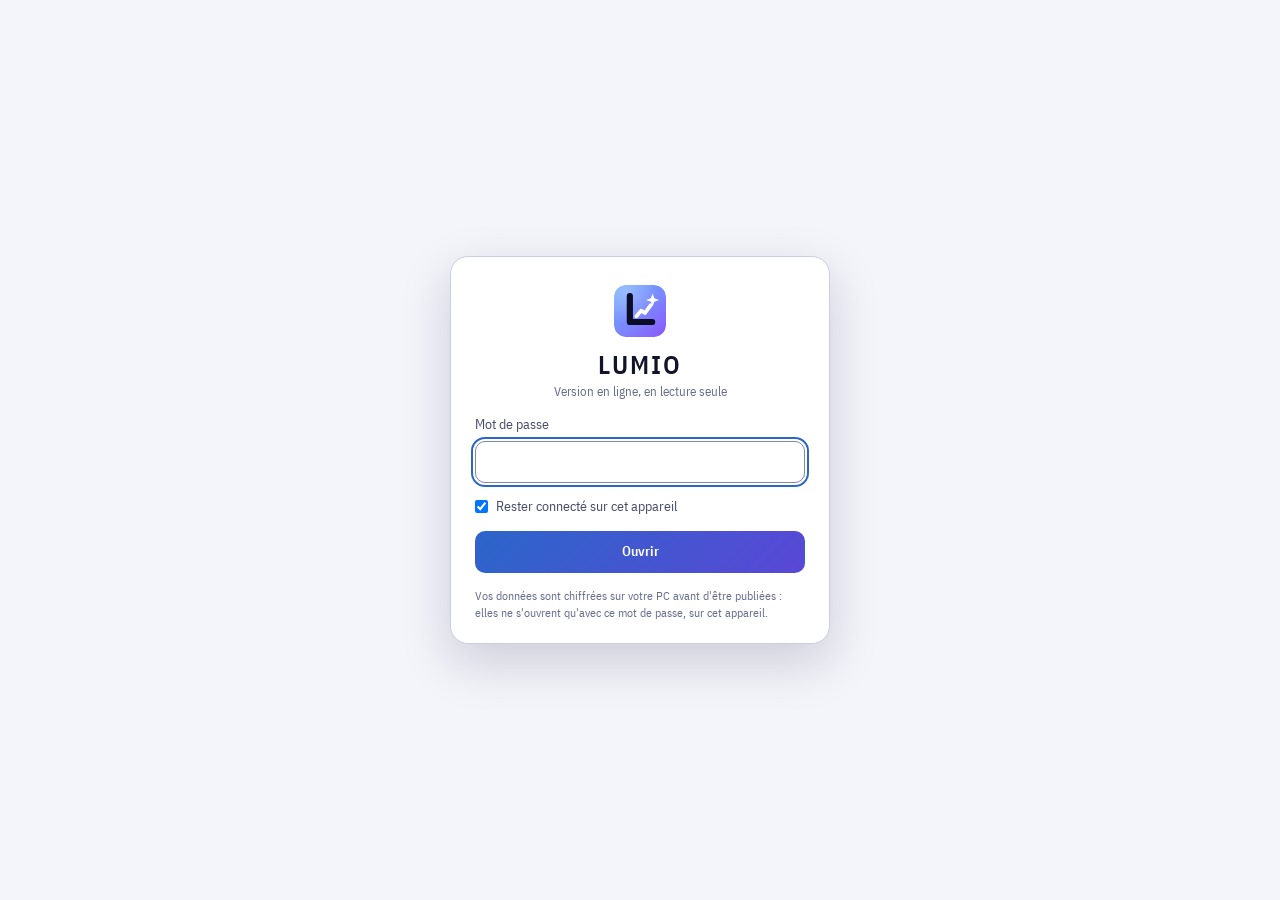
<file: index.html>
<!doctype html>
<html lang="fr">
<head>
<meta charset="utf-8">
<meta name="robots" content="noindex, nofollow">
<meta name="viewport" content="width=device-width, initial-scale=1, viewport-fit=cover">
<meta name="theme-color" content="#0B0E1F" media="(prefers-color-scheme: dark)">
<meta name="theme-color" content="#F4F5FA" media="(prefers-color-scheme: light)">
<meta name="color-scheme" content="dark light">
<meta name="description" content="LUMIO Simple : vos actions, leur évolution, leurs prévisions, leurs comptes et leurs faits marquants ; l'alerte marché ; les sociétés à étudier ; le journal des prévisions.">
<meta name="apple-mobile-web-app-capable" content="yes">
<meta name="mobile-web-app-capable" content="yes">
<meta name="apple-mobile-web-app-title" content="LUMIO">
<link rel="manifest" href="manifest.webmanifest">
<link rel="icon" href="static/favicon-32.png" sizes="32x32" type="image/png">
<link rel="apple-touch-icon" href="static/apple-touch-icon.png">
<link rel="preload" href="static/fonts/plexcond-latin-500-normal.woff2" as="font" type="font/woff2" crossorigin>
<title>LUMIO Simple</title>
<link rel="stylesheet" href="static/simple.css?v=9.0.ebac2e9c">
</head>
<body>
<a class="skip" href="#vues">Aller au contenu</a>
<header class="top">
  <div class="top-in">
    <h1 class="brand-h"><a class="brand" href="#portefeuille" aria-label="LUMIO Simple, portefeuille"><img src="static/icon.svg" alt="" width="26" height="26"><span>LUMIO <b>Simple</b></span></a></h1>
    <p class="fresh" id="fresh" aria-live="polite">Chargement…</p>
    <div class="acts">
      <button class="btn p" id="go" type="button"><span class="ico-r" aria-hidden="true"></span><span id="goL">Actualiser</span></button>
    </div>
  </div>
  <nav class="tabs" role="tablist" aria-label="Sections de LUMIO Simple">
    <button role="tab" type="button" id="t-portefeuille" data-tab="portefeuille" aria-controls="v-portefeuille" aria-selected="true">Portefeuille</button>
    <button role="tab" type="button" id="t-opportunites" data-tab="opportunites" aria-controls="v-opportunites" aria-selected="false" tabindex="-1">Opportunités</button>
    <button role="tab" type="button" id="t-journal" data-tab="journal" aria-controls="v-journal" aria-selected="false" tabindex="-1" class="discret">Journal</button>
  </nav>
</header>
<main id="vues" tabindex="-1">
  <section id="v-portefeuille" class="wrap" role="tabpanel" aria-labelledby="t-portefeuille" aria-busy="true">
    <div id="app">
      <div class="sk sk-band"></div>
      <div class="sk sk-kpi"></div>
      <div class="sk sk-tab"></div>
    </div>
  </section>
  <section id="v-opportunites" class="wrap" role="tabpanel" aria-labelledby="t-opportunites" hidden></section>
  <section id="v-journal" class="wrap" role="tabpanel" aria-labelledby="t-journal" hidden>
    <div id="jou"></div>
    <section class="box outils" aria-labelledby="hOut">
      <h2 id="hOut">Outils</h2>
      <div class="choix">
        <a class="btn g sm" id="full" href="complet.html">Version complète de LUMIO</a>
        <button class="btn g sm" type="button" data-sync>Mettre à jour mes positions Trade Republic</button>
      </div>
      <div class="choix" id="accueil"></div>
    </section>
  </section>
</main>
<div class="scrim" id="scrim" hidden></div>
<aside class="panel" id="panel" role="dialog" aria-modal="true" aria-labelledby="pT" hidden>
  <div class="p-head"><div><h2 id="pT"></h2><p id="pS"></p></div><button class="x" id="pX" type="button" aria-label="Fermer">×</button></div>
  <div class="p-body" id="pB"></div>
</aside>
<div class="toast" id="toast" role="status" aria-live="polite"></div>
<noscript><p class="wrap">LUMIO Simple a besoin de JavaScript.</p></noscript>
<script src="static/js/statique.js?v=9.0.ebac2e9c"></script>
<script src="static/js/simple.js?v=9.0.ebac2e9c"></script>
</body>
</html>
</file>
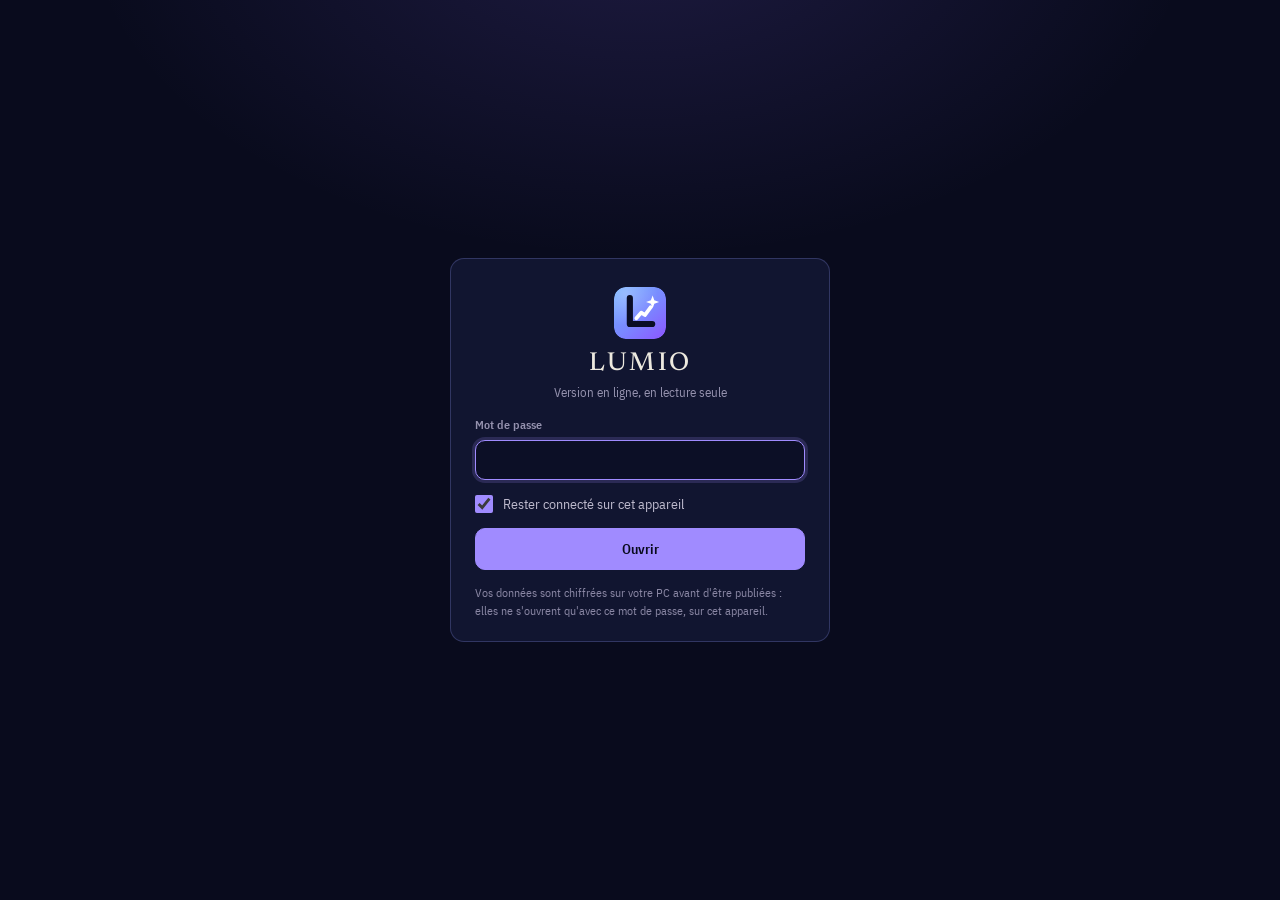
<file: complet.html>
<!doctype html>
<html lang="fr">
<head>
<meta charset="utf-8">
<meta name="robots" content="noindex, nofollow">
<meta name="viewport" content="width=device-width, initial-scale=1, viewport-fit=cover">
<meta name="theme-color" content="#090B1D">
<meta name="color-scheme" content="dark">
<meta name="description" content="LUMIO — pilotage de portefeuille Trade Republic, veille de marché et analyse IA, en local.">
<meta name="apple-mobile-web-app-capable" content="yes">
<meta name="mobile-web-app-capable" content="yes">
<meta name="apple-mobile-web-app-status-bar-style" content="black-translucent">
<meta name="apple-mobile-web-app-title" content="LUMIO">
<link rel="manifest" href="manifest.webmanifest">
<link rel="icon" href="static/favicon-32.png" sizes="32x32" type="image/png">
<link rel="icon" href="static/favicon-16.png" sizes="16x16" type="image/png">
<link rel="apple-touch-icon" href="static/apple-touch-icon.png">
<link rel="preload" href="static/fonts/newsreader-latin-wght-normal.woff2" as="font" type="font/woff2" crossorigin>
<link rel="preload" href="static/fonts/plexcond-latin-500-normal.woff2" as="font" type="font/woff2" crossorigin>
<title>LUMIO</title>
<link rel="stylesheet" href="static/lumio.css?v=9.0.ebac2e9c">
</head>
<body>
<div id="splash" aria-hidden="true" title="Toucher pour passer">
  <svg viewBox="0 0 64 64"><defs><linearGradient id="spg" x1="8" y1="6" x2="58" y2="60" gradientUnits="userSpaceOnUse"><stop offset="0" stop-color="#6FA8FF"/><stop offset="1" stop-color="#8A6CFF"/></linearGradient></defs>
    <rect width="64" height="64" rx="15" fill="url(#spg)"/>
    <path class="sp-l" pathLength="1" d="M21 15v32h25" fill="none" stroke="#090B1D" stroke-width="7.5" stroke-linecap="round" stroke-linejoin="round"/>
    <path class="sp-s" d="M46 11.5l1.9 4.6 4.6 1.9-4.6 1.9L46 24.5l-1.9-4.6-4.6-1.9 4.6-1.9z" fill="#090B1D"/></svg>
  <div class="sp-n">LUMIO</div>
</div>
<a class="sr skip" id="skip" href="#main">Aller au contenu</a>
<header class="tb" id="tb"><div class="tb-in">
  <a class="brand" href="#/accueil" aria-label="LUMIO — tableau de bord"><img src="static/icon.svg" alt="" width="28" height="28"><span class="wordmark">LUMIO</span></a>
  <nav class="nav" aria-label="Sections">
    <a href="#/accueil" data-v="accueil"><span class="nl-l">Tableau de bord</span><span class="nl-s" aria-hidden="true">Accueil</span></a>
    <a href="#/portefeuille" data-v="portefeuille">Portefeuille</a>
    <a href="#/decisions" data-v="decisions">Décisions<span class="badge-dot" hidden></span></a>
    <a href="#/inities" data-v="inities">Initiés</a>
    <a href="#/veille" data-v="veille">Veille</a>
  </nav>
  <div class="tb-mini" id="tbmini" aria-hidden="true"></div>
  <div class="tb-r">
    <button class="qdot" id="qdot" aria-label="Qualité des données" aria-haspopup="dialog" aria-expanded="false"><i></i><span id="qtime">—</span></button>
    <a class="ibtn" id="simpleBtn" href="./" title="LUMIO Simple : vos lignes, prévisions et alerte marché sur un seul écran" aria-label="LUMIO Simple"><span data-ico="list"></span></a>
    <button class="sync-btn" id="syncBtn" aria-label="Actualiser : Trade Republic, veille et analyse" aria-haspopup="dialog" hidden><span data-ico="refresh"></span><span class="sy-lbl">Actualiser</span></button>
    <span class="mode-pill" id="mode">…</span>
    <button class="ibtn" id="findBtn" aria-label="Rechercher une ligne ou un écran (Ctrl+K)" title="Rechercher (Ctrl+K)" aria-haspopup="dialog"><span data-ico="search"></span></button>
    <button class="ibtn" id="bellBtn" aria-label="Notifications" aria-haspopup="dialog" aria-expanded="false"><span data-ico="bell"></span><i class="bell-n" id="bellN" hidden></i></button>
    <button class="ibtn" id="privBtn" aria-pressed="false" aria-label="Mode discret : masquer les montants" title="Mode discret : masquer les montants (touche M)"></button>
    <a class="ibtn" href="#/reglages" id="gearBtn" title="Réglages et données" aria-label="Réglages"></a>
    <button class="ibtn" id="tourBtn" title="Visite guidée" aria-label="Visite guidée"></button>
    <button class="btn-ia" id="iaBtn" aria-label="Demander à l'IA" title="Demander à l'IA (touche /)"><span id="iaIco"></span>IA <span class="kbd">/</span></button>
  </div>
</div>
<div class="tb-sub" id="tbsub" aria-hidden="true" inert><div class="tb-sub-in"><div class="tbs-v m" id="tbsv"></div><div id="tbper"></div></div></div>
</header>
<main class="page" id="main" tabindex="-1"></main>
<nav class="bn" id="bn" aria-label="Sections">
  <a href="#/accueil" data-v="accueil"><span data-ico="home"></span>Accueil</a>
  <a href="#/portefeuille" data-v="portefeuille"><span data-ico="wallet"></span>Portefeuille</a>
  <button type="button" class="bn-ia" data-iaopen aria-label="Demander à l'IA"><span data-ico="spark"></span>IA</button>
  <a href="#/decisions" data-v="decisions"><span data-ico="news"></span>Décider<span class="badge-dot" hidden></span></a>
  <a href="#/inities" data-v="inities"><span data-ico="users"></span>Initiés</a>
  <a href="#/veille" data-v="veille"><span data-ico="radar"></span>Veille</a>
</nav>
<div class="scrim" id="scrim"></div>
<div class="pop" id="pop" role="dialog" aria-label="Détails" tabindex="-1"></div>
<div class="toast" id="toast" role="status" aria-live="polite"></div>
<div class="sr" id="live" aria-live="polite"></div>
<script src="static/js/statique.js?v=9.0.ebac2e9c"></script>
<script src="static/js/core.js?v=9.0.ebac2e9c"></script>
<script src="static/js/charts.js?v=9.0.ebac2e9c"></script>
<script src="static/js/v-matin.js?v=9.0.ebac2e9c"></script>
<script src="static/js/v-accueil.js?v=9.0.ebac2e9c"></script>
<script src="static/js/dash-edit.js?v=9.0.ebac2e9c"></script>
<script src="static/js/v-portefeuille.js?v=9.0.ebac2e9c"></script>
<script src="static/js/v-analyse.js?v=9.0.ebac2e9c"></script>
<script src="static/js/v-patrimoine.js?v=9.0.ebac2e9c"></script>
<script src="static/js/v-simu.js?v=9.0.ebac2e9c"></script>
<script src="static/js/v-position.js?v=9.0.ebac2e9c"></script>
<script src="static/js/v-actus.js?v=9.0.ebac2e9c"></script>
<script src="static/js/v-synthese.js?v=9.0.ebac2e9c"></script>
<script src="static/js/v-decisions.js?v=9.0.ebac2e9c"></script>
<script src="static/js/v-veille.js?v=9.0.ebac2e9c"></script>
<script src="static/js/v-inities.js?v=9.0.ebac2e9c"></script>
<script src="static/js/v-ia.js?v=9.0.ebac2e9c"></script>
<script src="static/js/v-reglages.js?v=9.0.ebac2e9c"></script>
<script src="static/js/v-rapport.js?v=9.0.ebac2e9c"></script>
<script src="static/js/sync.js?v=9.0.ebac2e9c"></script>
<script src="static/js/actualiser.js?v=9.0.ebac2e9c"></script>
<script src="static/js/recherche.js?v=9.0.ebac2e9c"></script>
<script src="static/js/app.js?v=9.0.ebac2e9c"></script>
<script src="static/js/motion.js?v=9.0.ebac2e9c"></script>
<script src="static/js/tour.js?v=9.0.ebac2e9c"></script>
</body>
</html>
</file>
<file: static/simple.css>
/* LUMIO Simple (9.0) — trois onglets : Portefeuille, Opportunités, Journal (discret). Chiffres en Plex Condensed (chasse fixe des
   nombres), titres en Newsreader ; couleurs du thème LUMIO, claires ou sombres selon l'appareil. */
@font-face{font-family:"Newsreader";font-style:normal;font-weight:200 800;font-display:swap;src:url(fonts/newsreader-latin-wght-normal.woff2) format("woff2")}
@font-face{font-family:"Plex Cond";font-style:normal;font-weight:400;font-display:swap;src:url(fonts/plexcond-latin-400-normal.woff2) format("woff2")}
@font-face{font-family:"Plex Cond";font-style:normal;font-weight:500;font-display:swap;src:url(fonts/plexcond-latin-500-normal.woff2) format("woff2")}
@font-face{font-family:"Plex Cond";font-style:normal;font-weight:600;font-display:swap;src:url(fonts/plexcond-latin-600-normal.woff2) format("woff2")}
@font-face{font-family:"Plex Cond";font-style:normal;font-weight:700;font-display:swap;src:url(fonts/plexcond-latin-700-normal.woff2) format("woff2")}

:root{
  --bg:#0B0E1F; --bg2:#0F132A; --card:#121733; --card2:#181E40; --line:rgba(150,160,255,.14); --line2:rgba(150,160,255,.26);
  --ink:#EEF0FA; --ink2:#B4B9D6; --ink3:#868CAD; --acc:#9D8CFF; --acc2:#6FA8FF; --acc-bg:rgba(138,108,255,.16);
  --up:#3FD08F; --up-bg:rgba(63,208,143,.12); --down:#FF7373; --down-bg:rgba(255,115,115,.12); --warn:#F5B547; --warn-bg:rgba(245,181,71,.13);
  --ctl:rgba(150,160,255,.6); --sh:0 18px 50px rgba(0,0,0,.45); --f:"Plex Cond","IBM Plex Sans Condensed","Arial Narrow",system-ui,sans-serif; --f-t:"Newsreader",Georgia,serif;
  --r:12px; --on-acc:#0B0E1F; color-scheme:dark;
}
@media (prefers-color-scheme: light){
  :root{
    --bg:#F4F5FA; --bg2:#ECEEF6; --card:#FFFFFF; --card2:#F7F8FC; --line:#E1E4EF; --line2:#C9CEE0;
    --ink:#12152A; --ink2:#454B6B; --ink3:#666C8C; --acc:#5A47D6; --acc2:#2B66C9; --acc-bg:rgba(90,71,214,.09);
    --up:#0B6B47; --up-bg:rgba(14,124,83,.09); --down:#AD2A22; --down-bg:rgba(194,51,42,.08); --warn:#8A5100; --warn-bg:rgba(201,124,0,.11);
    --ctl:#7F86A6; --sh:0 18px 50px rgba(20,24,60,.18); --on-acc:#FFFFFF; color-scheme:light;
  }
}
*{box-sizing:border-box;margin:0;padding:0}
[hidden]{display:none!important}
html{-webkit-text-size-adjust:100%;text-size-adjust:100%;scroll-padding-top:calc(var(--top-h,112px) + 10px)}
body{background:var(--bg);color:var(--ink);font:15px/1.45 var(--f);font-variant-numeric:tabular-nums;min-height:100vh}
a{color:var(--acc2)}
button,input,select{font:inherit;color:inherit}
:focus-visible{outline:2px solid var(--acc2);outline-offset:2px;border-radius:6px}
.skip{position:absolute;left:-999px;top:8px;background:var(--card);padding:8px 12px;border-radius:8px;z-index:90}
.skip:focus{left:12px}
main:focus{outline:none}
.brand-h{font:inherit;margin:0;display:flex}
.wrap{max-width:1240px;margin:0 auto;padding:0 max(16px,env(safe-area-inset-left)) 40px}
.muted{color:var(--ink3)}
.up{color:var(--up)} .dn{color:var(--down)} .wa{color:var(--warn)}

/* ── En-tête ── */
.top{position:sticky;top:0;z-index:30;background:color-mix(in srgb,var(--bg) 88%,transparent);backdrop-filter:blur(10px);-webkit-backdrop-filter:blur(10px);border-bottom:1px solid var(--line);padding-top:env(safe-area-inset-top)}
.top-in{max-width:1240px;margin:0 auto;padding:10px 16px;display:flex;align-items:center;gap:14px}
.brand{display:flex;align-items:center;gap:9px;text-decoration:none;color:var(--ink);font:600 17px/1 var(--f);letter-spacing:.06em;white-space:nowrap}
.brand b{font-weight:500;color:var(--acc)}
.brand img{border-radius:7px}
.fresh{flex:1;min-width:0;color:var(--ink3);font-size:13px;line-height:1.35}
.acts{display:flex;gap:8px;align-items:center}
.btn{display:inline-flex;align-items:center;gap:8px;height:38px;padding:0 15px;border-radius:10px;border:1px solid var(--ctl);background:var(--card);color:var(--ink);font-weight:600;font-size:14px;cursor:pointer;text-decoration:none;white-space:nowrap}
.btn:hover{border-color:var(--acc)}
.btn.p{background:linear-gradient(135deg,var(--acc2),var(--acc));border-color:transparent;color:var(--on-acc,#fff)}
.btn.p:hover{filter:brightness(1.08)}
.btn.g{background:transparent}
.btn.sm{height:32px;padding:0 11px;font-size:13px}
.btn[disabled]{opacity:.6;cursor:progress}
.ico-r{width:15px;height:15px;border:2px solid currentColor;border-right-color:transparent;border-radius:50%;display:inline-block}
.run .ico-r{animation:spin 1s linear infinite}
@keyframes spin{to{transform:rotate(360deg)}}

/* ── Onglets (8.3) : Portefeuille et Opportunités en avant, Journal discret ── */
.tabs{max-width:1240px;margin:0 auto;padding:0 max(16px,env(safe-area-inset-right)) 0 max(16px,env(safe-area-inset-left));display:flex;flex-wrap:wrap;gap:4px;align-items:flex-end}
.tabs button{border:0;background:none;color:var(--ink2);font-weight:600;font-size:15px;padding:8px 14px 10px;cursor:pointer;border-bottom:2px solid transparent;min-height:40px}
.tabs button[aria-selected="true"]{color:var(--ink);border-bottom-color:var(--acc)}
.tabs button:hover{color:var(--ink)}
.tabs button.discret{margin-left:auto;font-weight:500;font-size:13px;color:var(--ink3);padding:8px 6px 10px}
.tabs button.discret[aria-selected="true"]{color:var(--ink2);border-bottom-color:var(--line2)}
.tabs .n{font-size:11.5px;font-weight:700;color:var(--acc);margin-left:6px}

/* ── Bandeau marché ── */
.band{margin-top:16px;border-radius:var(--r);padding:12px 16px;display:flex;gap:12px 18px;align-items:center;flex-wrap:wrap;border:1px solid var(--line);background:var(--card)}
.band .lv{display:flex;align-items:center;gap:9px;font-weight:700;font-size:15px}
.band .lv i{width:10px;height:10px;border-radius:50%;background:var(--up);box-shadow:0 0 0 4px var(--up-bg)}
.band.l1{border-color:color-mix(in srgb,var(--warn) 55%,transparent);background:linear-gradient(0deg,var(--warn-bg),var(--warn-bg)),var(--card)}
.band.l1 .lv i{background:var(--warn);box-shadow:0 0 0 4px var(--warn-bg)}
.band.l2{border-color:var(--down);background:linear-gradient(0deg,var(--down-bg),var(--down-bg)),var(--card)}
.band.l2 .lv i{background:var(--down);box-shadow:0 0 0 4px var(--down-bg);animation:pulse 1.6s ease-in-out infinite}
@keyframes pulse{50%{box-shadow:0 0 0 7px var(--down-bg)}}
.band .why{display:block;flex:1 1 320px;color:var(--ink2);font-size:14px}
.band .ix{display:flex;gap:14px;flex-wrap:wrap;font-size:13.5px;color:var(--ink2)}
.band .ix b{font-weight:600}
.band .ix .muted{font-size:12px;color:var(--ink2)}
.band.stale{border-color:var(--line2);background:var(--card2)}
.band.stale .lv i{background:var(--ink3);box-shadow:0 0 0 4px var(--line)}
.band.stale a{color:var(--acc2);white-space:nowrap}
.band .bn{flex-basis:100%;color:var(--ink2);font-size:12px}
b.note{font-size:15px}
.comp{list-style:none;display:flex;flex-direction:column;gap:8px}
.comp li{display:grid;grid-template-columns:1fr auto;gap:2px 10px;align-items:baseline}
.comp .t{font-size:13.5px}
.comp .t small{color:var(--ink3);font-size:11.5px}
.comp .p{font-weight:700;font-size:14px}
.comp .bar{grid-column:1/-1;height:6px;border-radius:3px;background:var(--bg2);overflow:hidden}
.comp .bar i{display:block;height:100%;border-radius:3px;background:linear-gradient(90deg,var(--acc2),var(--acc))}
.comp .e{grid-column:1/-1;color:var(--ink3);font-size:12px}
.prog{list-style:none;display:flex;flex-direction:column;gap:4px;font-size:13px;margin-top:6px}
.sous{font:600 13px/1.3 var(--f);color:var(--ink2);margin-top:14px}
p.sous{font-weight:400;color:var(--ink3)}
.prog li{display:flex;justify-content:space-between;gap:10px}
.prog li span:first-child{color:var(--ink3)}

/* ── Chiffres clés ── */
.kpis{display:grid;grid-template-columns:1.3fr repeat(3,1fr);gap:12px;margin-top:14px}
.kpi{background:var(--card);border:1px solid var(--line);border-radius:var(--r);padding:14px 16px;min-width:0}
.kpi .l{color:var(--ink3);font-size:12.5px;display:block}
.kpi .v{font:600 24px/1.2 var(--f);display:block;margin-top:4px;white-space:nowrap}
.kpi.big .v{font:500 34px/1.1 var(--f-t);letter-spacing:-.01em}
.kpi .s{font-size:13.5px;display:block;margin-top:2px}

/* ── Répartition et à ne pas manquer ── */
.bref{margin-top:12px}
.bref ul{list-style:none;display:flex;flex-direction:column;gap:7px}
.bref li{display:grid;grid-template-columns:8.6rem 1fr;gap:14px;font-size:14px;line-height:1.45}
.bref .k{color:var(--ink3);font-size:13px;padding-top:1px}
.bref .t{color:var(--ink2)}
.bref .t b{font-weight:600}
.bref .nw{white-space:nowrap}
.scen{margin-top:12px}
.scen .ev{padding:12px 0 2px;border-top:1px solid var(--line)}
.scen .ev:first-of-type{border-top:0;padding-top:2px}
.scen h3{font:600 14.5px/1.3 var(--f);margin-bottom:8px}
.scen h3 .q{font-weight:400;color:var(--ink3);font-size:13px;margin-left:4px}
.ev-ch{display:flex;flex-wrap:wrap;gap:6px;margin:6px 0 2px}
.ev-ch button{display:inline-flex;align-items:center;gap:7px;border:1px solid var(--ctl);background:var(--card);color:var(--ink2);border-radius:999px;padding:6px 13px;font:inherit;font-size:13px;cursor:pointer;min-height:36px}
.ev-ch button small{font-weight:600;font-size:12.5px}
.ev-ch button[aria-checked="true"]{border-color:var(--acc);background:var(--acc-bg);color:var(--ink);font-weight:600}
.ev-ch button:focus-visible{outline:2px solid var(--acc);outline-offset:2px}
.sc-tout>summary{list-style:none;cursor:pointer;display:flex;align-items:flex-start;gap:12px;border-radius:8px}
.sc-tout>summary::-webkit-details-marker{display:none}
.sc-tout>summary h2{margin-bottom:0;justify-content:flex-start;gap:4px 10px;flex:1}
.sc-tout>summary::after{content:"";width:8px;height:8px;border-right:2px solid var(--ink2);border-bottom:2px solid var(--ink2);transform:rotate(45deg);margin:3px 4px 0 0;flex:none}
.sc-tout[open]>summary::after{transform:rotate(-135deg);margin-top:7px}
.sc-tout[open]>summary{margin-bottom:8px}
.ev-cap{color:var(--ink3);font-size:12.5px;margin-bottom:10px}
.ev-new{font-size:13px;color:var(--ink);background:var(--warn-bg);border-radius:8px;padding:6px 10px;margin:2px 0 8px}
.ev details,.ev-plus{margin:8px 0 6px}
.ev details>summary,.ev-plus>summary,.lire>summary,.o-sous>summary{cursor:pointer;color:var(--ink2);font-size:13px;width:max-content;max-width:100%;border-radius:6px;list-style:none}
.ev details>summary::-webkit-details-marker,.ev-plus>summary::-webkit-details-marker,.lire>summary::-webkit-details-marker,.o-sous>summary::-webkit-details-marker{display:none}
.ev details>summary::before,.ev-plus>summary::before,.lire>summary::before,.o-sous>summary::before{content:"▸";display:inline-block;width:1.1em;color:var(--ink3)}
.ev details[open]>summary::before,.ev-plus[open]>summary::before,.lire[open]>summary::before,.o-sous[open]>summary::before{content:"▾"}
.ev-plus{border-top:1px solid var(--line);padding-top:10px}
.ev-plus>.ev:first-of-type{border-top:0;padding-top:8px}
.ev-t{margin-top:8px}
.ev-t th small{display:block;font-weight:400;color:var(--ink3);font-size:11.5px}
.ev-t tfoot td{border-top:1px solid var(--line2);font-weight:600}
.ev-act{list-style:none;margin:10px 0 6px;display:flex;flex-direction:column;gap:6px;font-size:13px;color:var(--ink2)}
.ev-act b{color:var(--ink);font-weight:600;margin-right:3px}
.ev-act .src,.scen .guard .src{color:var(--ink3)}
.scen .note{color:var(--ink3);font-size:12.5px;margin-top:8px}
.sc{position:relative;margin-left:4px;color:var(--acc);font-size:11px;font-weight:700;vertical-align:1px}
.tl{position:relative;color:var(--ink3);font-weight:700;margin-right:2px}
.sr{position:absolute;width:1px;height:1px;overflow:hidden;clip:rect(0 0 0 0);clip-path:inset(50%);white-space:nowrap}
.scd h4{font:600 13.5px/1.3 var(--f);margin:6px 0 6px}
.grid2{display:grid;grid-template-columns:1fr 1fr;gap:8px}
.cell.sc-c.on{border-color:var(--acc);box-shadow:0 0 0 1px var(--acc) inset}
.cell .v small{font-size:12px;font-weight:400;color:var(--ink3)}
.etat{font-weight:700;font-size:12px;border-radius:999px;padding:2px 9px;border:1px solid var(--line2)}
.etat.e-f{color:var(--up);background:var(--up-bg);border-color:transparent}
.etat.e-w{color:var(--warn);background:var(--warn-bg);border-color:transparent}
.etat.e-d{color:var(--down);background:var(--down-bg);border-color:transparent}
.cpt-r{font-size:13.5px;color:var(--ink2);margin-bottom:6px}
.fm-l{font-weight:600}
.rk{font-weight:600}
.rk.r1{color:var(--up)} .rk.r2{color:var(--ink)} .rk.r3{color:var(--warn)} .rk.r4{color:var(--down)}
.o-sc{margin-top:12px}
.o-sous{margin-top:10px}
.o-sous>summary{font-size:13.5px;margin-bottom:8px}
.o-sc h3{font:600 14px/1.3 var(--f);margin-bottom:6px}
.o-sc h3 small{font-weight:400;color:var(--ink3);font-size:12.5px;margin-left:6px}
.o-sc ul{list-style:none;display:flex;flex-direction:column;gap:10px;font-size:13.5px}
.otab th small.th{font-size:11.5px}
.otab small.th,.otab .rq{white-space:normal}
.otab .rq{min-width:6.4em}
.otab td.nm,.otab td.nm b,.otab td.nm small{white-space:normal;overflow:visible}
.otab td.nm{min-width:9.5em}
.duo{display:grid;grid-template-columns:1.25fr 1fr;gap:12px;margin-top:12px}
.box{background:var(--card);border:1px solid var(--line);border-radius:var(--r);padding:14px 16px;min-width:0}
.box h2{font:600 15px/1.2 var(--f);margin-bottom:10px;display:flex;justify-content:space-between;gap:4px 8px;flex-wrap:wrap;align-items:baseline}
.box h2 small{font-weight:400;color:var(--ink3);font-size:12.5px}
.rep{list-style:none;display:grid;grid-template-columns:1fr 1fr;gap:6px 22px}
.rep li{display:grid;grid-template-columns:1fr auto;gap:2px 10px;align-items:baseline;min-width:0}
.rep .t{font-size:13.5px;white-space:normal;overflow-wrap:anywhere}
.rep .p{font-weight:700;font-size:14px}
.rep .bar{grid-column:1/-1;height:6px;border-radius:3px;background:var(--bg2);overflow:hidden}
.rep .bar i{display:block;height:100%;border-radius:3px;background:linear-gradient(90deg,var(--acc2),var(--acc))}
.rep .e{grid-column:1/-1;color:var(--ink3);font-size:12px;margin-top:-1px}
.sav{list-style:none;display:flex;flex-direction:column;gap:9px}
.sav li{display:grid;grid-template-columns:auto 1fr;gap:10px;align-items:start;font-size:13.5px}
.sav .k{font-size:11.5px;font-weight:700;border-radius:999px;padding:1px 8px;white-space:nowrap;background:var(--acc-bg);color:var(--acc)}
.sav .k.actu{background:var(--warn-bg);color:var(--warn)}
.sav .k.fait{background:var(--down-bg);color:var(--down)}
.sav .k.res{background:var(--up-bg);color:var(--up)}
.sav b{font-weight:600}
.sav a{color:var(--ink);text-decoration:underline;text-decoration-color:var(--line2);text-underline-offset:3px}
.sav a:hover{text-decoration-color:var(--acc2)}
.sav .src{color:var(--ink3);font-size:12px}
.empty{color:var(--ink3);font-size:13.5px}

/* ── Tableau ── */
.bar2{display:flex;justify-content:space-between;align-items:center;gap:10px;margin:18px 0 8px;flex-wrap:wrap}
.bar2 h2{font:500 21px/1.2 var(--f-t)}
.seg{display:inline-flex;border:1px solid var(--ctl);border-radius:10px;padding:2px;background:var(--card)}
.seg button{border:0;background:transparent;padding:6px 13px;border-radius:8px;font-weight:600;font-size:13.5px;color:var(--ink2);cursor:pointer;min-height:32px}
.seg button[aria-pressed="true"]{background:var(--acc-bg);color:var(--ink)}
.segs{display:flex;gap:8px;flex-wrap:wrap}
.seg.vue{display:none}
.tw{background:var(--card);border:1px solid var(--line);border-radius:var(--r);overflow:auto}
.tw[data-more]{-webkit-mask-image:linear-gradient(to right,#000 calc(100% - 34px),transparent);mask-image:linear-gradient(to right,#000 calc(100% - 34px),transparent)}
table{border-collapse:collapse;width:100%;font-size:14px}
th,td{padding:9px 10px;text-align:right;white-space:nowrap}
th:first-child,td:first-child{text-align:left}
thead th,thead td{position:sticky;top:0;background:var(--card2);z-index:1;font-weight:600;font-size:12.5px;color:var(--ink3);border-bottom:1px solid var(--line)}
thead tr.grp th,thead tr.grp td{font-size:12px;letter-spacing:.02em;color:var(--ink2);border-bottom:0;padding-bottom:0;text-align:center}
thead tr.grp th.ev{border-left:1px solid var(--line)}
thead tr.grp th.pv{border-left:2px solid var(--acc)}
th button{border:0;background:none;color:inherit;font:inherit;cursor:pointer;padding:2px 0}
th button.on{color:var(--ink)}
th button.on.desc::after{content:" ↓"} th button.on.asc::after{content:" ↑"}
td.sep,th.sep{border-left:1px solid var(--line)}
td.pvs,th.pvs{border-left:2px solid var(--acc)}
tbody tr{border-top:1px solid var(--line);cursor:pointer}
tbody tr:hover{background:var(--acc-bg)}
tbody tr:focus-within{box-shadow:inset 3px 0 0 var(--acc2)}
tbody tr.chute{background:var(--down-bg)}
/* Bas et haut à un an : sous chaque ligne, ce qui y mènerait ; les deux chiffres y sont repris quand leurs colonnes sont masquées */
tr.bhr{border-top:0}
tr.bhr td{text-align:left;white-space:normal;padding-top:0;font-size:12.5px;color:var(--ink2);line-height:1.35}
.bh{display:inline;margin-right:18px}
.bh .ar{font-size:10px;margin-right:4px} .bh .ar.up{color:var(--up)} .bh .ar.dn{color:var(--down)}
.bhv{font-weight:600;margin-right:5px;display:none}
td.pb .mn,.bhv .mn{font-size:11px;margin-left:2px;color:var(--ink3);font-weight:400}
tr.bhr.vide{display:none}
.bht{font-weight:600;margin-right:8px}
tr.bhr td.bhc{border-left:2px solid var(--acc)}
.bhf li b{font-weight:600}
td.nm{max-width:260px;overflow:hidden;text-overflow:ellipsis}
td.nm b{font-weight:600;display:flex;align-items:baseline;min-width:0}
.ln{font:inherit;font-weight:600;color:inherit;background:none;border:0;padding:0;margin:0;cursor:pointer;text-align:left;min-width:0;overflow:hidden;text-overflow:ellipsis;border-radius:4px}
.ln:focus-visible{outline:2px solid var(--acc2);outline-offset:-2px}
.cpm{font-weight:600}
td.nm small{color:var(--ink3);font-size:12px;display:block;overflow:hidden;text-overflow:ellipsis}
td.nm small.per{display:none}
td .rv{font-size:11px;margin-left:3px}
.dot{display:inline-flex;align-items:center;gap:6px;font-size:13px;font-weight:600}
.dot::before{content:"";width:8px;height:8px;border-radius:50%;background:var(--ink3)}
.dot.f::before{background:var(--up)} .dot.d::before{background:var(--down)} .dot.n::before{background:var(--warn)}
.fl{color:var(--warn);font-weight:700;margin-left:4px;flex:none}
.fl.info{color:var(--acc)}
/* Motif du « ! », écrit sous le nom ; les comptes fragiles sont déjà dits sur la ligne (sauf sur téléphone) */
.mt{display:block;font-size:12px;font-weight:600;line-height:1.35;color:var(--warn);overflow:hidden;text-overflow:ellipsis}
.mt.fait{color:var(--down)}
.mt.info{color:var(--acc)}
.mt.comptes{display:none}
.mt .plus{font-weight:500;color:var(--ink3)}
tfoot td{border-top:2px solid var(--line2);font-weight:700}
tfoot tr.som td{border-top:1px solid var(--line);font-weight:600;color:var(--ink2)}
tfoot tr.bhr td{border-top:0;font-weight:400}
tfoot tr.som td.nm b{font-weight:600}
.legend{color:var(--ink2);font-size:13px;margin-top:8px;line-height:1.5;max-width:100ch}
.lire{margin-top:6px}
.lire dl{display:grid;grid-template-columns:auto 1fr;gap:5px 14px;margin-top:8px;font-size:13px;color:var(--ink2);max-width:100ch}
.lire dt{font-weight:600;color:var(--ink);white-space:nowrap}

/* ── Pied de page ── */
.foot{margin-top:18px;display:grid;grid-template-columns:1fr 1fr;gap:12px}
.foot p{color:var(--ink2);font-size:13.5px}
.foot .note{color:var(--ink3);font-size:12.5px;margin-top:6px}
.choix{display:flex;gap:14px;flex-wrap:wrap;margin-top:8px;font-size:13.5px}
.choix label{display:flex;gap:6px;align-items:center;cursor:pointer;white-space:nowrap;min-height:40px}
.choix .btn{white-space:normal;height:auto;min-height:32px;padding-top:6px;padding-bottom:6px;text-align:left;max-width:100%}
.full2{display:none;margin-top:10px}

/* ── Panneau d'une ligne ── */
.scrim{position:fixed;inset:0;background:rgba(5,7,20,.55);z-index:40}
.panel{position:fixed;top:0;right:0;bottom:0;width:min(560px,100%);background:var(--bg);border-left:1px solid var(--line2);z-index:50;display:flex;flex-direction:column;box-shadow:var(--sh);padding-top:env(safe-area-inset-top)}
.p-head{display:flex;justify-content:space-between;gap:12px;padding:16px 18px 12px;border-bottom:1px solid var(--line)}
.p-head h2{font:500 24px/1.15 var(--f-t)}
.p-head p{color:var(--ink2);font-size:13.5px;margin-top:4px}
.x{border:1px solid var(--ctl);background:var(--card);width:40px;height:40px;border-radius:10px;font-size:24px;line-height:1;cursor:pointer;flex:none}
.p-body{overflow:auto;padding:14px 18px calc(28px + env(safe-area-inset-bottom));display:flex;flex-direction:column;gap:16px}
.p-body h3{font:600 14.5px/1.2 var(--f);margin-bottom:8px;display:flex;justify-content:space-between;gap:8px;align-items:baseline}
.p-body h3 small{font-weight:400;color:var(--ink3);font-size:12.5px}
.p-body .btn{flex:none}                     /* dans une colonne flexible, un bouton ne se tasse pas quand le contenu déborde */
.grid4{display:grid;grid-template-columns:repeat(4,1fr);gap:8px}
.cell{background:var(--card);border:1px solid var(--line);border-radius:10px;padding:9px 10px;min-width:0}
.cell .l{color:var(--ink3);font-size:12px;display:block}
.cell .v{font-weight:700;font-size:16px;display:block;margin-top:2px}
.cell .s{font-size:12px;color:var(--ink2);display:block}
.lect{border-radius:10px;padding:10px 12px;background:var(--card);border:1px solid var(--line);font-size:14px}
.lect.f{border-color:color-mix(in srgb,var(--up) 50%,transparent)} .lect.d{border-color:color-mix(in srgb,var(--down) 50%,transparent)}
.why{list-style:none;display:flex;flex-direction:column;gap:7px;font-size:13.5px;color:var(--ink2)}
.why li{display:grid;grid-template-columns:1fr auto;gap:10px}
.why .ef{font-weight:600;white-space:nowrap}
.why .w-sc{background:var(--acc-bg);border-radius:8px;padding:7px 9px;color:var(--ink)}
.news{list-style:none;display:flex;flex-direction:column;gap:9px}
.news li{display:grid;grid-template-columns:18px 1fr;gap:8px;font-size:13.5px}
.news .pol{font-weight:800;text-align:center}
.news a{color:var(--ink);text-decoration:none}
.news a:hover{text-decoration:underline}
.news .src{color:var(--ink3);font-size:12px;display:block}
.ia{background:var(--acc-bg);border-radius:10px;padding:10px 12px;font-size:14px}
.ia b{color:var(--acc)}
.spark{width:100%;height:56px;display:block}
.sel{background:var(--card);border:1px solid var(--ctl);border-radius:8px;padding:5px 8px;max-width:100%;min-height:34px}
.rows{display:flex;flex-direction:column;gap:6px;font-size:13.5px}
.rows div{display:flex;justify-content:space-between;gap:10px;border-bottom:1px dashed var(--line);padding-bottom:5px}
.rows div span:first-child{color:var(--ink3)}
.tag{display:inline-block;font-size:11.5px;font-weight:700;border-radius:999px;padding:1px 8px;background:var(--warn-bg);color:var(--warn);margin:0 4px 4px 0}
.tag.fait,.tag.chute{background:var(--down-bg);color:var(--down)}
.tag.info{background:var(--acc-bg);color:var(--acc)}
.fm-suite{display:block;margin-top:3px;font-size:12.5px;font-weight:600;color:var(--acc)}
.fm-suivi{display:block;margin-top:4px;font-size:12px;font-weight:600;color:var(--ink2)}
ul.fm-suites{list-style:none;margin:2px 0 0;padding:0 0 0 10px;border-left:2px solid var(--line);font-size:12.5px;color:var(--ink2)}
ul.fm-suites li{padding:1px 0;display:block;border:0}
.guard{color:var(--ink3);font-size:12.5px}

/* ── Opportunités ── */
.o-head{display:flex;justify-content:space-between;align-items:flex-end;gap:8px 14px;flex-wrap:wrap;margin:18px 0 8px}
.o-head h2{font:500 21px/1.2 var(--f-t)}
.o-head p{color:var(--ink3);font-size:13px}
.o-meth{color:var(--ink2);font-size:13.5px;margin-top:10px;max-width:80ch}
small.th{color:var(--ink3);font-size:12px;display:block;font-weight:400}
.rang{color:var(--ink3);font-size:12px;font-weight:600;margin-right:6px}
.pill{display:inline-block;font-size:11.5px;font-weight:700;border-radius:999px;padding:1px 8px;background:var(--acc-bg);color:var(--acc);margin-left:6px;vertical-align:1px}
.wait{display:flex;gap:10px;align-items:center;color:var(--ink2);font-size:14px;padding:18px 16px}
.wait .ico-r{animation:spin 1s linear infinite}

/* ── Journal ── */
.j-grid{display:grid;grid-template-columns:repeat(4,1fr);gap:12px;margin-top:14px}
.lecons{list-style:none;display:flex;flex-direction:column;gap:9px;font-size:14px}
.lecons li{display:grid;grid-template-columns:auto 1fr;gap:10px;align-items:start}
.lecons .k{font-size:11.5px;font-weight:700;border-radius:999px;padding:1px 8px;white-space:nowrap;background:var(--acc-bg);color:var(--acc)}
.chart{width:100%;height:auto;display:block;margin:0 auto}
.chart .ax{fill:var(--ink3);font-size:11px;font-family:var(--f)}
.mini{font-size:13.5px}
.mini td,.mini th{padding:7px 8px}
.ok{color:var(--up);font-weight:700}.ko{color:var(--down);font-weight:700}
.act{list-style:none;display:flex;flex-direction:column;font-size:13.5px}
.act li{display:grid;grid-template-columns:150px 1fr auto;gap:10px;padding:6px 0;border-bottom:1px dashed var(--line)}
.act li span:first-child{color:var(--ink3)}
.outils{margin-top:14px}
.outils h2{font:600 15px/1.2 var(--f);margin-bottom:6px}
.stack{display:flex;flex-direction:column;gap:12px;margin-top:14px}

/* ── Fenêtre (mise à jour Trade Republic, demande depuis le téléphone) ── */
.form{display:flex;flex-direction:column;gap:10px}
.form label{display:flex;flex-direction:column;gap:5px;font-size:13.5px;color:var(--ink2)}
.inp{height:42px;border-radius:10px;border:1px solid var(--ctl);background:var(--card);padding:0 12px;font-size:16px;color:var(--ink)}
.msg{border-radius:10px;padding:10px 12px;background:var(--card);border:1px solid var(--line);font-size:14px}
.msg.ok{border-color:color-mix(in srgb,var(--up) 50%,transparent)}
.msg.err{border-color:var(--down);color:var(--down)}

.toast{position:fixed;left:50%;bottom:calc(18px + env(safe-area-inset-bottom));transform:translateX(-50%) translateY(20px);opacity:0;pointer-events:none;background:var(--card2);border:1px solid var(--line2);border-radius:10px;padding:10px 16px;font-size:14px;z-index:60;transition:.25s;box-shadow:var(--sh);max-width:calc(100% - 32px)}
.toast.on{opacity:1;transform:translateX(-50%) translateY(0)}
.toast.err{border-color:var(--down)}

/* ── Chargement ── */
.sk{border-radius:var(--r);background:linear-gradient(90deg,var(--card) 25%,var(--card2) 50%,var(--card) 75%);background-size:200% 100%;animation:sk 1.4s ease-in-out infinite;margin-top:14px}
.sk-band{height:52px}.sk-kpi{height:96px}.sk-tab{height:420px}
@keyframes sk{to{background-position:-200% 0}}

/* ── Version en ligne : écran du mot de passe (statique.js) ── */
.lock{position:fixed;inset:0;z-index:250;display:grid;place-items:center;padding:24px 16px;overflow:auto;background:var(--bg)}
html.locked,html.locked body{overflow:hidden}
.lock-f{width:min(380px,100%);display:flex;flex-direction:column;gap:14px;padding:28px 24px 22px;border:1px solid var(--line2);border-radius:18px;background:var(--card);box-shadow:var(--sh)}
.lock-f img{align-self:center;border-radius:12px}
.lock-f h1{font:600 26px/1 var(--f);letter-spacing:.08em;text-align:center}
.lock-s{text-align:center;color:var(--ink3);font-size:13px;margin-top:-8px}
.lock .fld{display:flex;flex-direction:column;gap:6px;font-size:13.5px;color:var(--ink2)}
.lock .chk{display:flex;gap:8px;align-items:center;font-size:13.5px;color:var(--ink2)}
.lock-f .btn{height:42px;justify-content:center}
.lock-e{color:var(--down);font-size:13px;font-weight:600}
.lock-n{color:var(--ink3);font-size:12px;line-height:1.45}

/* ── Téléphone ── */
@media (max-width: 860px){
  .kpis{grid-template-columns:repeat(3,1fr)}
  .kpi.big{grid-column:1/-1}
  .duo,.foot{grid-template-columns:1fr}
  .j-grid{grid-template-columns:repeat(2,1fr)}
  .act li{grid-template-columns:110px 1fr auto}
}
/* Ordinateur : Évolution et Prévision côte à côte, douze colonnes avec Bas et Haut : marges serrées */
@media (min-width: 1201px){
  #tab th,#tab td{padding-left:7px;padding-right:7px}
  #tab th:first-child,#tab td:first-child{padding-left:10px}
  #tab th:last-child,#tab td:last-child{padding-right:10px}
}
/* Tablette et téléphone : le tableau complet ne tient plus, on choisit entre Évolution et Prévision */
@media (max-width: 1200px){
  .seg.vue{display:inline-flex}
  table.ev .gp,table.pv .ge{display:none}
  table.ev tr.som{display:none}
  table.ev tr.bhr{display:none}
  tr.bhr td.bh0{display:none}
  tr.bhr td.bhc{border-left:0}
  thead tr.grp{display:none}
  td.sep,th.sep,td.pvs,th.pvs{border-left:0}
}
@media (max-width: 720px){
  #app{display:flex;flex-direction:column}
  #app>.band{order:0} #app>.kpis{order:1} #app>.bref{order:2} #app>.scen{order:3} #app>.bar2{order:4} #app>.tw{order:5} #app>.legend{order:6} #app>.lire{order:7} #app>.duo{order:8} #app>.foot{order:9}
  .seg button{min-height:40px;min-width:40px;padding:8px 14px}
  .btn,.btn.sm{height:40px}
  .choix .btn{min-height:40px}
  th button{min-height:40px;min-width:40px}
  .ev-ch button{min-height:40px}
  .ev details>summary,.ev-plus>summary,.lire>summary,.o-sous>summary{min-height:40px;display:flex;align-items:center}
  .sc-tout>summary{min-height:40px}
  .brand{min-height:40px}
  .sel{min-height:40px}
  td.nm{max-width:150px}
  th,td{padding:9px 7px}
  td.nm,tfoot td:first-child{position:sticky;left:0;z-index:1;background:var(--card)}
  tbody tr.chute td.nm{background:color-mix(in srgb,var(--down) 6%,var(--card))}
  thead th:first-child{position:sticky;left:0;z-index:3}
  td.nm{white-space:normal}
  td.nm .ln{white-space:normal;overflow:visible;overflow-wrap:anywhere;line-height:1.2}
  .mt{white-space:normal;overflow:visible;text-overflow:clip}
  td.nm small{white-space:normal;overflow:visible;text-overflow:clip}
  tbody tr:hover td.nm{background:color-mix(in srgb,var(--acc) 10%,var(--card))}
  .lire dl{grid-template-columns:1fr;gap:2px}
  .lire dd{margin-bottom:6px}
}
@media (max-width: 560px){
  /* Bas et haut : leurs colonnes ne tiennent plus, les chiffres passent sous la ligne avec leur cause */
  table .pb{display:none}
  tr.bhr.vide{display:table-row}
  table.ev tr.bhr.vide{display:none}
  .bh{display:block;margin:0 0 2px}
  .bht{display:block;margin:0 0 2px}
  .bhv{display:inline}
  /* Seuls les onglets restent fixés : la marque, l'heure des cours et « Actualiser » défilent avec la page */
  .top{top:calc(-1 * var(--topin-h,96px))}
  html{scroll-padding-top:calc(var(--top-h,150px) - var(--topin-h,96px) + 10px)}
  .o-x{display:none}
  .cpm{display:none}
  .mt.comptes{display:block}
  .act li{grid-template-columns:1fr}
  .act li span{grid-column:1/-1}
  td.nm small.per{display:block}
  .top-in{justify-content:space-between;flex-wrap:wrap;row-gap:4px}
  .fresh{order:3;flex-basis:100%;font-size:12.5px}
  .kpis{gap:8px}
  .kpi{padding:10px}
  .kpi .l{font-size:12px}
  .kpi .s{white-space:normal;font-size:12px}
  th,td{padding:8px 5px}
  .rep{grid-template-columns:1fr}
  .bref li{display:block;font-size:13.5px}
  .bref .k{color:var(--ink);font-weight:600;font-size:13.5px}
  .bref .k::after{content:"\00a0:\0020"}
  .kpi .v{font-size:17px;white-space:normal;overflow-wrap:anywhere}
  .kpi.big .v{font-size:30px}
  .grid4{grid-template-columns:1fr 1fr}
  .grid2{grid-template-columns:1fr}
  .panel{width:100%;border-left:0}
  table{font-size:13.5px}
  td.nm{max-width:112px;white-space:normal}
  td.nm .ln{white-space:normal;overflow:visible;overflow-wrap:anywhere;line-height:1.2}
  td.nm small{display:block;white-space:nowrap}
  tfoot td.nm small{white-space:normal}
  .mini td.nm b{display:block;white-space:normal}
  .otab td.nm{min-width:7.5em}
}
@media (max-width: 440px){
  th,td{padding:8px 3px}
  th:first-child,td:first-child{padding-left:7px}
  th:last-child,td:last-child{padding-right:7px}
  table{font-size:12.5px}
  td.nm{max-width:100px}
  table.ev .wt{display:none}
  .otab td.nm .ln,.otab td.nm small{overflow-wrap:anywhere}
  td .rv{margin-left:1px} .sc{margin-left:2px} .tl{margin-right:0}
  thead th{white-space:normal;line-height:1.15;vertical-align:bottom}
  table.pv .pvs{display:none}
  table.pv .vl,table.pv .wt,table.pv .lec{display:none}
  table.pv .lsm{display:inline}
  .tabs button{padding:8px 10px 10px;font-size:14.5px}
  .otab .rq{min-width:5.6em}
}
.lsm{display:none}
.lsm .dot{font-size:12px}
@media (max-width: 360px){
  th,td{padding:8px 2px}
  th:first-child,td:first-child{padding-left:6px}
  th:last-child,td:last-child{padding-right:6px}
  table{font-size:12px}
  td.nm{max-width:76px}
  td.nm small{font-size:11px}
  .otab td.nm{min-width:6.2em}
}
@media (max-width: 340px){
  table.pv .pm{display:none}      /* très petit écran : un an et cinq ans d'abord */
  table.ev{font-size:11.5px}
  table.ev td.nm{max-width:66px}
}
@media (prefers-reduced-motion: reduce){
  *{animation:none!important;transition:none!important}
}
</file>
<file: static/lumio.css>
/* LUMIO 6.3 — système visuel « Observatoire »
   Ciel profond, papier chaud, étoiles : hausse = bleu d'étoile chaude, baisse = orange d'étoile froide
   (lisibles par les trois daltonismes, comme les palettes accessibles des terminaux financiers) ;
   violet nébuleuse = interaction, veille et marque ; or = repères (prix de revient, objectifs).
   Chiffres et titres en Newsreader (empattements, taille optique), interface et tableaux en
   IBM Plex Sans Condensed (dense, chiffres à chasse fixe). Palette « classique » vert/rouge en option. */

@font-face{font-family:"Newsreader";font-style:normal;font-weight:200 800;font-display:swap;src:url(fonts/newsreader-latin-wght-normal.woff2) format("woff2");unicode-range:U+0000-00FF,U+0131,U+0152-0153,U+02BB-02BC,U+02C6,U+02DA,U+02DC,U+0304,U+0308,U+0329,U+2000-206F,U+20AC,U+2122,U+2191,U+2193,U+2212,U+2215,U+FEFF,U+FFFD}
@font-face{font-family:"Newsreader";font-style:normal;font-weight:200 800;font-display:swap;src:url(fonts/newsreader-latin-ext-wght-normal.woff2) format("woff2");unicode-range:U+0100-02BA,U+02BD-02C5,U+02C7-02CC,U+02CE-02D7,U+02DD-02FF,U+0304,U+0308,U+0329,U+1D00-1DBF,U+1E00-1E9F,U+1EF2-1EFF,U+2020,U+20A0-20AB,U+20AD-20C0,U+2113,U+2C60-2C7F,U+A720-A7FF}
@font-face{font-family:"Plex Cond";font-style:normal;font-weight:400;font-display:swap;src:url(fonts/plexcond-latin-400-normal.woff2) format("woff2");unicode-range:U+0000-00FF,U+0131,U+0152-0153,U+02BB-02BC,U+02C6,U+02DA,U+02DC,U+0304,U+0308,U+0329,U+2000-206F,U+20AC,U+2122,U+2191,U+2193,U+2212,U+2215,U+FEFF,U+FFFD}
@font-face{font-family:"Plex Cond";font-style:normal;font-weight:400;font-display:swap;src:url(fonts/plexcond-latin-ext-400-normal.woff2) format("woff2");unicode-range:U+0100-02BA,U+02BD-02C5,U+02C7-02CC,U+02CE-02D7,U+02DD-02FF,U+0304,U+0308,U+0329,U+1D00-1DBF,U+1E00-1E9F,U+1EF2-1EFF,U+2020,U+20A0-20AB,U+20AD-20C0,U+2113,U+2C60-2C7F,U+A720-A7FF}
@font-face{font-family:"Plex Cond";font-style:normal;font-weight:500;font-display:swap;src:url(fonts/plexcond-latin-500-normal.woff2) format("woff2");unicode-range:U+0000-00FF,U+0131,U+0152-0153,U+02BB-02BC,U+02C6,U+02DA,U+02DC,U+0304,U+0308,U+0329,U+2000-206F,U+20AC,U+2122,U+2191,U+2193,U+2212,U+2215,U+FEFF,U+FFFD}
@font-face{font-family:"Plex Cond";font-style:normal;font-weight:500;font-display:swap;src:url(fonts/plexcond-latin-ext-500-normal.woff2) format("woff2");unicode-range:U+0100-02BA,U+02BD-02C5,U+02C7-02CC,U+02CE-02D7,U+02DD-02FF,U+0304,U+0308,U+0329,U+1D00-1DBF,U+1E00-1E9F,U+1EF2-1EFF,U+2020,U+20A0-20AB,U+20AD-20C0,U+2113,U+2C60-2C7F,U+A720-A7FF}
@font-face{font-family:"Plex Cond";font-style:normal;font-weight:600;font-display:swap;src:url(fonts/plexcond-latin-600-normal.woff2) format("woff2");unicode-range:U+0000-00FF,U+0131,U+0152-0153,U+02BB-02BC,U+02C6,U+02DA,U+02DC,U+0304,U+0308,U+0329,U+2000-206F,U+20AC,U+2122,U+2191,U+2193,U+2212,U+2215,U+FEFF,U+FFFD}
@font-face{font-family:"Plex Cond";font-style:normal;font-weight:600;font-display:swap;src:url(fonts/plexcond-latin-ext-600-normal.woff2) format("woff2");unicode-range:U+0100-02BA,U+02BD-02C5,U+02C7-02CC,U+02CE-02D7,U+02DD-02FF,U+0304,U+0308,U+0329,U+1D00-1DBF,U+1E00-1E9F,U+1EF2-1EFF,U+2020,U+20A0-20AB,U+20AD-20C0,U+2113,U+2C60-2C7F,U+A720-A7FF}
@font-face{font-family:"Plex Cond";font-style:normal;font-weight:700;font-display:swap;src:url(fonts/plexcond-latin-700-normal.woff2) format("woff2");unicode-range:U+0000-00FF,U+0131,U+0152-0153,U+02BB-02BC,U+02C6,U+02DA,U+02DC,U+0304,U+0308,U+0329,U+2000-206F,U+20AC,U+2122,U+2191,U+2193,U+2212,U+2215,U+FEFF,U+FFFD}
@font-face{font-family:"Plex Cond";font-style:normal;font-weight:700;font-display:swap;src:url(fonts/plexcond-latin-ext-700-normal.woff2) format("woff2");unicode-range:U+0100-02BA,U+02BD-02C5,U+02C7-02CC,U+02CE-02D7,U+02DD-02FF,U+0304,U+0308,U+0329,U+1D00-1DBF,U+1E00-1E9F,U+1EF2-1EFF,U+2020,U+20A0-20AB,U+20AD-20C0,U+2113,U+2C60-2C7F,U+A720-A7FF}

:root{
  --bg:#090B1D; --bg2:#0C0F26; --card:#111530; --card2:#161B3D; --card3:#1E2452; --field:#0C0F26;
  --line:rgba(150,160,255,.13); --line2:rgba(150,160,255,.24); --line3:rgba(150,160,255,.40);
  --ink:#EDE9DF; --ink2:#BDB9CC; --ink3:#9592AE; --ink4:#8A87A4;
  --up:#8FCBFF; --down:#FF8F4A; --warn:#F2C14E; --cyan:#A08BFF; --violet:#8A6CFF; --bench:#9592AE;
  --acc:#B6A6FF; --ref:#E9C46A; --acc-soft:rgba(182,166,255,.45);
  --up-bg:rgba(143,203,255,.13); --down-bg:rgba(255,143,74,.14); --warn-bg:rgba(242,193,78,.13);
  --cyan-bg:rgba(160,139,255,.12); --violet-bg:rgba(138,108,255,.15);
  --aurora:linear-gradient(135deg,#6FA8FF 0%,#8A6CFF 60%,#C08BFF 100%);
  --f-ui:"Plex Cond","IBM Plex Sans Condensed","Roboto Condensed","Arial Narrow",system-ui,sans-serif;
  --f-num:"Newsreader",Georgia,"Times New Roman",serif;
  --r:14px; --r2:10px; --r3:7px;
  --tb:56px; --gut:16px;
  --ease:cubic-bezier(.2,.8,.2,1);
  color-scheme:dark;
}
/* Palette classique (Réglages) : vert / rouge */
:root[data-pal="classic"]{--up:#3BE8A0;--down:#FF5E7A;--up-bg:rgba(59,232,160,.12);--down-bg:rgba(255,94,122,.13)}
*{margin:0;padding:0;box-sizing:border-box}
html{-webkit-text-size-adjust:100%;scroll-padding-top:72px}
body{background:var(--bg);color:var(--ink);font:400 14.5px/1.5 var(--f-ui);
  min-height:100vh;-webkit-font-smoothing:antialiased}
body::before{content:"";position:fixed;inset:0;z-index:-1;pointer-events:none;background:
  radial-gradient(1100px 600px at 12% -12%,rgba(111,168,255,.08),transparent 60%),
  radial-gradient(900px 560px at 92% 0%,rgba(138,108,255,.10),transparent 62%),var(--bg)}
a{color:inherit;text-decoration:none}
button,input,select,textarea{font:inherit;color:inherit}
button{cursor:pointer;background:none;border:0}
::selection{background:rgba(160,139,255,.32)}
:focus-visible{outline:2px solid var(--cyan);outline-offset:2px;border-radius:6px}
.ic{width:18px;height:18px;flex:none;vertical-align:middle}
details>summary::-webkit-details-marker{display:none}
details>summary .ic{color:var(--ink3);transition:transform .2s}
details[open]>summary .ic{transform:rotate(90deg)}
.sr{position:absolute!important;width:1px;height:1px;overflow:hidden;clip:rect(0 0 0 0);white-space:nowrap}
.skip:focus{position:fixed!important;left:12px;top:10px;width:auto;height:auto;clip:auto;padding:8px 14px;background:var(--card3);border:1px solid var(--line3);border-radius:10px;z-index:300;color:var(--ink);font-weight:600}
.num,.tbl td,.tbl th,.ax,.hero-v,.k-v,.k-d,.li .end,.mkt .v,.kv dd,.tip,.hb .val,.db .val,.tb-mini,.score,.hero-d,.tm-c span{font-variant-numeric:tabular-nums}
.clamp2{display:-webkit-box;-webkit-line-clamp:2;-webkit-box-orient:vertical;overflow:hidden;white-space:normal}
/* Rafraîchissement en place : rien ne se rejoue (seuls les chiffres modifiés s'illuminent) */
.na:not(.flash),.na::before,.na::after{animation:none!important}.na.draw{stroke-dashoffset:0}
html.quiet *{transition:none!important}
.up{color:var(--up)} .dn{color:var(--down)} .flat{color:var(--ink2)} .warn{color:var(--warn)}
.muted{color:var(--ink3)} .ink2{color:var(--ink2)} .nowrap{white-space:nowrap}
.ell{overflow:hidden;text-overflow:ellipsis;white-space:nowrap;min-width:0}
@media (prefers-reduced-motion:reduce){*,*::before,*::after{animation-duration:.01ms!important;animation-iteration-count:1!important;transition-duration:.01ms!important}}

/* ── Barre supérieure ── */
.tb{position:sticky;top:0;z-index:60;height:var(--tb);background:rgba(9,11,29,.82);
  backdrop-filter:blur(18px) saturate(150%);-webkit-backdrop-filter:blur(18px) saturate(150%);border-bottom:1px solid var(--line)}
.tb-in{max-width:1180px;margin:0 auto;height:100%;display:flex;align-items:center;gap:14px;padding:0 20px}
.brand{display:flex;align-items:center;gap:10px;flex:none}
.brand img{width:28px;height:28px;display:block}
.wordmark{font:500 19px/1 var(--f-num);letter-spacing:.08em;padding-left:2px}
.nav{display:flex;gap:2px;margin-left:18px}
.nav a{position:relative;padding:7px 12px;border-radius:999px;color:var(--ink3);font-weight:500;font-size:14px;transition:color .15s,background .15s}
.nav a:hover{color:var(--ink2)}
.nav a.on{color:var(--ink);background:var(--card2)}
.nav .badge-dot{display:inline-block;margin-left:6px;vertical-align:1px;min-width:17px;height:17px;padding:0 5px;border-radius:999px;background:var(--down);
  color:#090B1D;font-size:10.5px;font-weight:700;line-height:17px;text-align:center}
.nav .badge-dot[hidden]{display:none}
.tb-mini{display:none;align-items:baseline;gap:8px;font-weight:600;font-size:14px;white-space:nowrap}
.tb-mini.on{display:flex;animation:fadein .2s ease}
.tb-r{margin-left:auto;display:flex;align-items:center;gap:8px}
.qdot{display:flex;align-items:center;gap:7px;height:32px;padding:0 10px;border-radius:999px;color:var(--ink3);font-size:12.5px;white-space:nowrap;flex:none}
.qdot:hover{background:var(--card2);color:var(--ink2)}
.qdot i{width:8px;height:8px;flex:none;border-radius:50%;background:var(--up);box-shadow:0 0 0 3px var(--up-bg)}
.qdot.w i{background:var(--warn);box-shadow:0 0 0 3px var(--warn-bg)}
.qdot.a i{background:var(--down);box-shadow:0 0 0 3px var(--down-bg)}
.mode-pill{height:24px;padding:0 9px;border-radius:999px;font-size:11.5px;font-weight:600;display:flex;align-items:center;
  background:var(--card2);color:var(--ink3);border:1px solid var(--line)}
.mode-pill.live{color:var(--up)}
.ibtn{width:36px;height:36px;border-radius:50%;display:grid;place-items:center;color:var(--ink2);flex:none;transition:background .15s,color .15s}
.ibtn:hover{background:var(--card2);color:var(--ink)}
.ibtn svg{width:20px;height:20px}
.ibtn.on{color:var(--cyan)}
.btn-ia{height:36px;padding:0 14px 0 11px;border-radius:999px;background:var(--aurora);color:#090B1D;font-weight:600;font-size:13.5px;
  display:flex;align-items:center;gap:7px;box-shadow:0 6px 22px rgba(138,108,255,.24);transition:transform .15s,box-shadow .15s}
.btn-ia:hover{transform:translateY(-1px);box-shadow:0 10px 28px rgba(138,108,255,.34)}
.btn-ia svg{width:17px;height:17px}
.kbd{font-size:11px;padding:1px 6px;border-radius:5px;background:rgba(9,11,29,.18);font-weight:700}

/* ── Page ── */
.page{max-width:1180px;margin:0 auto;padding:18px 20px 96px;overflow-x:clip}
.view{animation:slr .26s var(--ease) both}
.view.back{animation-name:sll}
.view.vt{animation:none}
#main{view-transition-name:main}
/* Barre du haut et barre du bas hors du fondu : la pastille de l'onglet actif glisse en direct */
.tb{view-transition-name:tb}.bn{view-transition-name:bn}
::view-transition-old(tb),::view-transition-old(bn){display:none}
::view-transition-new(tb),::view-transition-new(bn){animation:none}
::view-transition-old(main){animation:vt-out .16s ease both}
::view-transition-new(main){animation:vt-in .26s var(--ease) both}
html.vt-back::view-transition-old(main){animation-name:vt-out-b}
html.vt-back::view-transition-new(main){animation-name:vt-in-b}
#pfSub,#vSub{view-transition-name:sub}
html.vt-sub::view-transition-old(main),html.vt-sub::view-transition-new(main){animation:none}
::view-transition-old(sub){animation:vt-out .16s ease both}
::view-transition-new(sub){animation:vt-in .26s var(--ease) both}
html.vt-back::view-transition-old(sub){animation-name:vt-out-b}
html.vt-back::view-transition-new(sub){animation-name:vt-in-b}
@keyframes vt-out{to{opacity:0;transform:translateX(-14px)}}@keyframes vt-in{from{opacity:0;transform:translateX(18px)}}
@keyframes vt-out-b{to{opacity:0;transform:translateX(14px)}}@keyframes vt-in-b{from{opacity:0;transform:translateX(-18px)}}
@keyframes fadein{from{opacity:0}to{opacity:1}}
.slide-r{animation:slr .26s var(--ease) both} .slide-l{animation:sll .26s var(--ease) both}
@keyframes slr{from{opacity:0;transform:translateX(18px)}to{opacity:1;transform:none}}
@keyframes sll{from{opacity:0;transform:translateX(-18px)}to{opacity:1;transform:none}}
.ph{display:flex;align-items:center;gap:12px;flex-wrap:wrap;margin:2px 0 16px}
.ph-t{font-size:13px;color:var(--ink3);display:flex;align-items:center;gap:10px;flex-wrap:wrap}
.ph-t b{color:var(--ink2);font-weight:600}
.mk{display:inline-flex;align-items:center;gap:6px}
.mk i{width:7px;height:7px;border-radius:50%;background:var(--ink4)}
.mk.open i{background:var(--up);box-shadow:0 0 0 3px var(--up-bg);animation:pulse 2s infinite}
@keyframes pulse{50%{box-shadow:0 0 0 6px transparent}}
.ph .seg{margin-left:auto}
h1.title{font:500 30px/1.1 var(--f-num);letter-spacing:-.01em;font-variation-settings:"opsz" 72}

/* ── Contrôles ── */
.seg{display:inline-flex;background:var(--card2);border:1px solid var(--line);border-radius:999px;padding:3px;gap:2px;flex:none;max-width:100%;overflow-x:auto;scrollbar-width:none}
.seg::-webkit-scrollbar{display:none}
.seg button{height:28px;padding:0 11px;border-radius:999px;color:var(--ink3);font-weight:600;font-size:12.5px;white-space:nowrap;transition:background .15s,color .15s}
.seg button:hover{color:var(--ink2)}
.seg button.on{background:var(--card3);color:var(--ink);box-shadow:0 1px 0 rgba(255,255,255,.04) inset}
.seg.sm button{height:24px;padding:0 9px;font-size:12px}
.seg button svg{width:15px;height:15px;vertical-align:-3px;margin-right:3px}
.lnk.ia svg{stroke:var(--acc)}
.btn{height:36px;padding:0 14px;border-radius:var(--r2);background:var(--card2);border:1px solid var(--line2);color:var(--ink);
  font-weight:600;font-size:13.5px;display:inline-flex;align-items:center;justify-content:center;gap:7px;transition:background .15s,border-color .15s;white-space:nowrap}
.btn:hover{background:var(--card3);border-color:var(--line3)}
.btn.p{background:var(--cyan);border-color:var(--cyan);color:#090B1D}
.btn.p:hover{filter:brightness(1.06)}
.btn.ia{background:var(--aurora);border:0;color:#090B1D}
.btn.g{background:none;border-color:transparent;color:var(--ink2)}
.btn.g:hover{background:var(--card2);color:var(--ink)}
.btn.danger{color:var(--down);border-color:color-mix(in srgb,var(--down) 40%,transparent);background:var(--down-bg)}
.btn.sm{height:30px;padding:0 10px;font-size:12.5px;border-radius:8px}
.btn svg{width:16px;height:16px}
.btn[disabled]{opacity:.5;pointer-events:none}
.lnk{color:var(--cyan);font-weight:600;font-size:13px;display:inline-flex;align-items:center;gap:5px}
.lnk:hover{text-decoration:underline;text-underline-offset:3px}
.lnk svg{width:15px;height:15px;flex:none}
.lnk.ia{background:var(--aurora);-webkit-background-clip:text;background-clip:text;color:transparent}
.inp,.sel,textarea.inp{height:40px;width:100%;padding:0 12px;border-radius:var(--r2);background:var(--field);border:1px solid var(--line2);
  color:var(--ink);font-size:14px;transition:border-color .15s,box-shadow .15s}
textarea.inp{height:auto;min-height:44px;padding:10px 12px;resize:vertical;line-height:1.45}
.inp:focus,.sel:focus{outline:0;border-color:var(--cyan);box-shadow:0 0 0 3px rgba(160,139,255,.18)}
.inp::placeholder{color:var(--ink4)}
.sel{appearance:none;background-image:linear-gradient(45deg,transparent 50%,var(--ink3) 50%),linear-gradient(135deg,var(--ink3) 50%,transparent 50%);
  background-position:calc(100% - 17px) 17px,calc(100% - 12px) 17px;background-size:5px 5px;background-repeat:no-repeat;padding-right:30px}
.fld{display:flex;flex-direction:column;gap:6px;min-width:0}
.fld>span{font-size:12px;color:var(--ink3);font-weight:550}
.frm{display:grid;grid-template-columns:repeat(auto-fill,minmax(150px,1fr));gap:12px}
.chk{display:flex;align-items:center;gap:10px;font-size:13.5px;color:var(--ink2);cursor:pointer}
.chk input{width:18px;height:18px;accent-color:var(--cyan)}
.chips{display:flex;gap:6px;flex-wrap:wrap}
.chip{height:28px;padding:0 11px;border-radius:999px;border:1px solid var(--line2);color:var(--ink2);font-size:12.5px;font-weight:500;
  display:inline-flex;align-items:center;gap:6px;background:none;white-space:nowrap}
.chip:hover{border-color:var(--line3);color:var(--ink)}
.chip.on{background:var(--cyan-bg);border-color:rgba(160,139,255,.45);color:var(--cyan)}
.tag{display:inline-flex;align-items:center;height:20px;padding:0 7px;border-radius:999px;font-size:11px;font-weight:600;
  background:var(--card3);color:var(--ink2);white-space:nowrap;vertical-align:middle}
.tag.held{background:var(--cyan-bg);color:var(--cyan)}
.tag.v{background:var(--violet-bg);color:#A893FF}
.tag.up{background:var(--up-bg);color:var(--up)} .tag.dn{background:var(--down-bg);color:var(--down)}
.tag.warn{background:var(--warn-bg);color:var(--warn)}
.tag.ai{background:var(--aurora);color:#090B1D}
.tag.cand{height:26px;gap:6px}
.follow-b{font-size:12px;padding:5px 8px;margin:-5px -6px -5px -2px;border-radius:6px}
.follow-b:hover{background:var(--cyan-bg);text-decoration:none}
.score{min-width:34px;height:22px;padding:0 7px;border-radius:999px;display:inline-flex;align-items:center;justify-content:center;
  font-weight:700;font-size:12px;background:var(--card3);color:var(--ink2);flex:none}
.score.hi{background:var(--down);color:#090B1D}
.score.mid{background:var(--warn);color:#090B1D}

/* ── Grille du tableau de bord ── */
.dash{display:grid;grid-template-columns:repeat(12,minmax(0,1fr));gap:var(--gut);align-items:stretch}
.w{grid-column:span var(--s,12);min-width:0;display:flex;flex-direction:column;background:var(--card);border:1px solid var(--line);
  border-radius:var(--r);padding:16px 20px;position:relative;transition:border-color .2s}
.w.click{cursor:pointer}
.w.click:hover{border-color:var(--line3)}
.w-h{display:flex;align-items:center;gap:8px 10px;min-height:28px;margin-bottom:12px;flex-wrap:wrap}
.w-h h2,.w-h h3{font:500 17px/1.25 var(--f-num);color:var(--ink);letter-spacing:0;font-variation-settings:"opsz" 24}
.w-h .r{margin-left:auto;display:flex;gap:6px;align-items:center;flex-wrap:wrap;min-width:0;max-width:100%}
.w-h a.more{color:var(--ink3);font-size:12px;font-weight:600;display:inline-flex;align-items:center;gap:2px;padding:4px 2px;border-radius:6px}
.w-h a.more:hover,.w-h a.more:focus-visible{color:var(--cyan)}
.w-h a.more svg{width:14px;height:14px}
.w-f{margin-top:auto;padding-top:12px;display:flex;align-items:center;gap:10px}
/* Tailles des modules (le tableau de bord est personnalisable : la taille suit le module) */
.dash{grid-auto-flow:row dense}
.w[data-sz=lead]{--s:var(--lead,4)} .w[data-sz=kpi]{--s:2;padding:16px} .w[data-sz=third]{--s:4} .w[data-sz=half]{--s:6}
.w[data-sz=twothird]{--s:8} .w[data-sz=full]{--s:12}
#b1{min-height:390px} #d1,#d2,#d3{min-height:300px} #e1{min-height:200px}
@media (max-width:1099px){
  .dash{grid-template-columns:repeat(6,minmax(0,1fr))}
  .w[data-sz=lead],.w[data-sz=half],.w[data-sz=twothird],.w[data-sz=full]{--s:6} .w[data-sz=kpi],.w[data-sz=third]{--s:3}
}
/* Sections du tableau de bord */
.dsec{margin-top:26px}
.dsec:first-of-type{margin-top:14px}
.dsec-h{display:flex;align-items:center;gap:12px;font:500 13px/1.2 var(--f-ui);color:var(--ink3);margin:0 2px 12px;letter-spacing:.01em}
.dsec-h::after{content:"";flex:1;height:1px;background:linear-gradient(90deg,var(--line2),transparent)}
#period .ph-r{display:flex;align-items:center;gap:8px;margin-left:auto}
.cz{display:grid;gap:16px}
.cz-sec{border:1px solid var(--line);border-radius:12px;padding:10px 12px;background:var(--card2)}
.cz-sh{display:flex;align-items:center;gap:6px;margin-bottom:6px}
.cz-sh b{margin-right:auto;font-size:14px}
.cz-m{display:flex;align-items:center;gap:6px;padding:7px 0;border-top:1px solid var(--line)}
.cz-m.off .cz-l span{opacity:.55}
.cz-l{display:flex;align-items:flex-start;gap:10px;flex:1;min-width:0;cursor:pointer}
.cz-l input{margin-top:3px;accent-color:var(--violet);width:16px;height:16px;flex:none}
.cz-l span{display:flex;flex-direction:column;min-width:0}
.cz-l b{font-size:13.5px;font-weight:600}
.cz-l small{font-size:12px;color:var(--ink3);line-height:1.35}
.ibtn.sm{width:30px;height:30px}
.ibtn.sm svg{width:16px;height:16px}
.ibtn[disabled]{opacity:.3;pointer-events:none}
@media (max-width:719px){.cz-m{flex-wrap:wrap}.cz-m .sel{order:3;margin-left:26px}.dsec{margin-top:20px}}
/* Tuiles KPI */
.kpi{display:flex;flex-direction:column;gap:3px;min-width:0}
.k-l{font-size:12px;color:var(--ink3);font-weight:550;display:flex;align-items:center;gap:5px;white-space:nowrap}
.k-v{font:500 27px/1.15 var(--f-num);letter-spacing:-.01em;white-space:nowrap;font-variation-settings:"opsz" 36}
.k-d{font-size:13px;font-weight:600;white-space:nowrap}
.k-s{font-size:12px;color:var(--ink3);white-space:nowrap;overflow:hidden;text-overflow:ellipsis}
.info{width:16px;height:16px;border-radius:50%;display:inline-grid;place-items:center;color:var(--ink3);font-size:10.5px;font-weight:700;
  border:1px solid var(--ink4);cursor:pointer;flex:none;position:relative;padding:0;line-height:1}
.info::after{content:"";position:absolute;inset:-8px}
.info:hover,.info:focus{color:var(--ink2);border-color:var(--ink2)}
/* Valeur héros */
.hero-l{font-size:13px;color:var(--ink3);font-weight:550}
.hero-v{font:400 60px/1.02 var(--f-num);letter-spacing:-.025em;white-space:nowrap;font-variation-settings:"opsz" 72}
.hero-v small{font-size:30px;font-weight:400;letter-spacing:-.01em}
.hero-d{font-size:15px;font-weight:600;margin-top:4px;display:flex;align-items:center;gap:6px;flex-wrap:wrap}
.hero-d .muted{font-weight:500}
.hero-ctx{font-size:13px;color:var(--ink2);margin-top:8px;line-height:1.45}
.arrow{font-size:.78em;display:inline-block;transform:translateY(-1px)}

/* ── Listes ── */
.li{display:flex;align-items:center;gap:12px;padding:10px 0;border-top:1px solid var(--line);min-width:0}
.li:first-child{border-top:0}
.li.click{cursor:pointer;margin:0 -10px;padding:10px;border-radius:var(--r3);border-top-color:transparent}
.li.click+.li.click{border-top:1px solid var(--line)}
.li.click:hover{background:var(--card2)}
.li .main{flex:1;min-width:0}
.li .t1{font-size:13.5px;font-weight:600;line-height:1.35}
.li .t2{font-size:12px;color:var(--ink3);margin-top:2px}
.li .end{text-align:right;flex:none;font-size:13px;font-weight:600}
.st{width:24px;height:24px;border-radius:50%;display:grid;place-items:center;flex:none;font-size:12px;font-weight:800}
.st.ok{background:var(--up-bg);color:var(--up)} .st.warn{background:var(--warn-bg);color:var(--warn)} .st.alert{background:var(--down-bg);color:var(--down)}
.st.info{background:var(--cyan-bg);color:var(--cyan)} .st.v{background:var(--violet-bg);color:var(--violet)}
.datebox{width:40px;height:40px;border-radius:10px;background:var(--card2);border:1px solid var(--line);display:flex;flex-direction:column;
  align-items:center;justify-content:center;flex:none;line-height:1.05}
.datebox b{font-size:15px;font-weight:700} .datebox span{font-size:10.5px;color:var(--ink3);font-weight:600}
.empty{color:var(--ink3);font-size:13px;padding:18px 0;line-height:1.55}
.empty .btn,.empty .lnk{margin-top:10px}

/* ── Barres classées, divergentes, jauges ── */
.hb{display:grid;grid-template-columns:minmax(80px,1.1fr) 2fr auto;align-items:center;gap:10px;padding:5px 0;font-size:13px}
.hb .lbl{color:var(--ink2);overflow:hidden;text-overflow:ellipsis;white-space:nowrap}
.hb .trk{height:10px;border-radius:5px;background:var(--card2);position:relative;overflow:visible}
.hb .fil{position:absolute;left:0;top:0;bottom:0;border-radius:5px;background:var(--cyan);transform-origin:left;animation:grow .7s var(--ease) both}
.hb .fil.v{background:var(--violet)}
.hb .tick{position:absolute;top:-4px;bottom:-4px;width:2px;border-radius:1px;background:var(--ref)}
.hb .tgt{position:absolute;top:-3px;bottom:-3px;width:2px;border-radius:1px;background:var(--ink)}
.hb .val{font-weight:600;text-align:right;font-variant-numeric:tabular-nums;min-width:48px}
@keyframes grow{from{transform:scaleX(0)}to{transform:scaleX(1)}}
.db{display:grid;grid-template-columns:minmax(0,1.35fr) minmax(48px,1fr) auto;align-items:center;gap:10px;padding:6px 0;font-size:13px}
.db .lbl{overflow:hidden;text-overflow:ellipsis;white-space:nowrap;color:var(--ink2)}
.db .trk{height:10px;position:relative}
.db .trk::before{content:"";position:absolute;left:50%;top:-3px;bottom:-3px;width:1px;background:var(--line3)}
.db .fil{position:absolute;top:0;bottom:0;border-radius:5px;animation:grow .6s var(--ease) both}
.db .fil.p{left:50%;background:var(--up);transform-origin:left}
.db .fil.n{right:50%;background:var(--down);transform-origin:right}
.db .val{font-weight:600;text-align:right;min-width:62px;font-variant-numeric:tabular-nums}
.gauge{height:6px;border-radius:3px;background:var(--card2);overflow:hidden}
.gauge i{display:block;height:100%;border-radius:3px;transform-origin:left;animation:grow .7s var(--ease) both}
.meter{display:flex;align-items:center;gap:10px}
.meter .gauge{flex:1;height:8px;border-radius:4px}
.meter .gauge i{background:var(--violet)}

/* ── Tableaux ── */
.tbl-wrap{overflow-x:auto;margin:0 -4px;padding:0 4px}
.tbl{width:100%;border-collapse:collapse;font-size:13.5px}
.tbl th{font-size:12px;font-weight:600;color:var(--ink3);text-align:right;padding:8px 10px;border-bottom:1px solid var(--line);white-space:nowrap;position:sticky;top:0;background:var(--card)}
.tbl th:first-child,.tbl td:first-child{text-align:left;padding-left:0}
.tbl th:last-child,.tbl td:last-child{padding-right:0}
.tbl th.sort{cursor:pointer;user-select:none}
.tbl th.sort:hover{color:var(--ink2)}
.tbl th.sort.on{color:var(--ink)}
.tbl th.sort.on::after{content:" ↓";color:var(--cyan)}
.tbl th.sort.on.asc::after{content:" ↑"}
.tbl td{padding:11px 10px;text-align:right;border-bottom:1px solid var(--line);white-space:nowrap}
.tbl tr:last-child td{border-bottom:0}
.tbl tr.click{cursor:pointer}
.tbl tr.click:hover td{background:var(--card2)}
.tbl .grp td{background:var(--bg2);font-size:12px;color:var(--ink3);font-weight:600;padding:7px 10px}
.tbl .name{display:flex;align-items:center;gap:10px;min-width:180px}
.tbl .sub{font-size:12px;color:var(--ink3);font-weight:450}
.tbl td.l,.tbl th.l{text-align:left}
.av{width:32px;height:32px;border-radius:9px;display:grid;place-items:center;flex:none;font-size:12px;font-weight:700;color:#090B1D}

/* ── Sections (sous-onglets) ── */
.subnav{display:flex;gap:4px;border-bottom:1px solid var(--line);margin:20px 0 16px;overflow-x:auto;scrollbar-width:none}
.subnav::-webkit-scrollbar{display:none}
.subnav a{padding:10px 12px;color:var(--ink3);font-weight:600;font-size:14px;border-bottom:2px solid transparent;margin-bottom:-1px;white-space:nowrap}
.subnav a:hover{color:var(--ink2)}
.subnav a.on{color:var(--ink);border-bottom-color:var(--cyan)}
.cards{display:grid;grid-template-columns:repeat(12,minmax(0,1fr));gap:var(--gut)}
.c12{grid-column:span 12}.c8{grid-column:span 8}.c7{grid-column:span 7}.c6{grid-column:span 6}.c5{grid-column:span 5}.c4{grid-column:span 4}.c3{grid-column:span 3}
@media (max-width:1099px){.c8,.c7,.c6,.c5,.c4{grid-column:span 12}.c3{grid-column:span 6}}
.stat-row{display:grid;grid-template-columns:repeat(auto-fit,minmax(120px,1fr));gap:14px 18px}
.stat .k-v{font-size:19px}
.stat .k-s{white-space:normal}
.note{font-size:12px;color:var(--ink3);line-height:1.5}
.note b{color:var(--ink2);font-weight:600}
.callout{border-radius:12px;padding:12px 14px;background:var(--card2);border:1px solid var(--line);font-size:13px;color:var(--ink2);line-height:1.5}
.pal-sw{display:inline-flex;gap:2px;margin-right:7px;vertical-align:-1px}.pal-sw i{width:9px;height:9px;border-radius:50%}
.callout.warn{background:var(--warn-bg);border-color:color-mix(in srgb,var(--warn) 40%,transparent)}
.callout.warn b{color:var(--warn)}
.callout.ai{border-color:transparent;background:linear-gradient(var(--card2),var(--card2)) padding-box,var(--aurora) border-box;border:1px solid transparent}

/* ── Portefeuille ── */
.pf-head{display:grid;grid-template-columns:minmax(0,1fr);gap:4px}
h1.hero-l{font-weight:550;letter-spacing:0}
.pf-head.compact .pf-chart,.pf-head.compact #pfPerRow,.pf-head.nochart .pf-chart{display:none!important}
.pf-head.compact .hero-v{font-size:34px}
.pf-head.compact .hero-v small{font-size:20px}
.pf-top{display:flex;align-items:flex-end;gap:16px;flex-wrap:wrap}
.pf-chart{margin-top:12px}
.pf-meta{display:flex;gap:18px;flex-wrap:wrap;margin-top:10px;font-size:12.5px;color:var(--ink3)}
.pf-meta b{color:var(--ink2);font-weight:600}
.toolbar{display:flex;align-items:center;gap:10px;flex-wrap:wrap;margin-bottom:12px}
.toolbar .grow{flex:1}
.search{position:relative;display:block;min-width:180px;max-width:280px;flex:1}
.search input{padding-left:34px;height:36px}
.search svg{position:absolute;left:11px;top:50%;transform:translateY(-50%);width:16px;height:16px;color:var(--ink4);pointer-events:none}
.pos-m{display:none}
.legend{display:flex;gap:14px;flex-wrap:wrap;font-size:12px;color:var(--ink3);align-items:center}
.legend i{display:inline-block;width:10px;height:10px;border-radius:3px;margin-right:6px;vertical-align:-1px}
.legend i.ln{height:2px;width:14px;border-radius:1px;vertical-align:3px}
.legend i.dash{height:0;border-top:2px dashed var(--ink2);width:14px;border-radius:0;vertical-align:3px;background:none}

/* ── Treemap ── */
.tm{position:relative;width:100%;border-radius:12px;overflow:hidden;user-select:none}
.tm-g{position:absolute}
.tm-gl{position:absolute;left:6px;right:6px;top:3px;display:flex;align-items:baseline;gap:6px;font-size:11.5px;font-weight:700;
  color:rgba(237,233,223,.8);pointer-events:none;z-index:2;white-space:nowrap;overflow:hidden}
.tm-gl span{overflow:hidden;text-overflow:ellipsis}
.tm-gl i{font-style:normal;font-weight:600;color:rgba(237,233,223,.55);font-variant-numeric:tabular-nums}
.tm-c{position:absolute;border-radius:5px;padding:3px 5px;overflow:hidden;cursor:pointer;display:flex;flex-direction:column;justify-content:center;
  align-items:center;text-align:center;color:#fff;transition:filter .15s,box-shadow .15s;outline:0;line-height:1.12;gap:1px}
.tm-c:hover,.tm-c:focus-visible{filter:brightness(1.18);box-shadow:inset 0 0 0 2px rgba(237,233,223,.9);z-index:3}
.tm-c b{font-weight:700;letter-spacing:0;white-space:nowrap;text-shadow:0 1px 2px rgba(0,0,0,.25)}
.tm-c span{font-weight:600;opacity:.95;font-variant-numeric:tabular-nums;white-space:nowrap}
.tm-c em{font-style:normal;font-size:11px;color:rgba(255,255,255,.92);margin-top:2px;white-space:nowrap}
.tm-c.vert b{writing-mode:vertical-rl;transform:rotate(180deg)}
.tm-c.qna{background:repeating-linear-gradient(135deg,#323849 0 6px,#2B3041 6px 12px)}
/* Point d'actualité importante non lue : vert favorable, rouge défavorable, clair à lire ; numéro = même actualité */
.tm-dot{position:absolute;z-index:4;width:17px;height:17px;border-radius:50%;border:2px solid #fff;padding:0;cursor:pointer;
  font:700 10px/13px var(--f-ui);color:#090B1D;text-align:center;box-shadow:0 1px 4px rgba(0,0,0,.55)}
.tm-dot.sm{width:14px;height:14px;border-width:1.5px;font-size:8px;line-height:11px}
.tm-dot.pos{background:var(--up)}.tm-dot.neg{background:var(--down)}.tm-dot.neu{background:#EDE9DF}
.tm-dot:hover,.tm-dot:focus-visible{transform:scale(1.2);outline:2px solid var(--cyan);outline-offset:1px}
@media (pointer:coarse){.tm-dot::after{content:"";position:absolute;inset:-12px}}
.tm-news{display:flex;flex-wrap:wrap;gap:4px 14px;font-size:11.5px;color:var(--ink3);margin-top:8px;align-items:center}
.tm-news i{display:inline-block;width:10px;height:10px;border-radius:50%;border:2px solid #fff;vertical-align:-1px;margin-right:5px}
.tm-news i.pos{background:var(--up)}.tm-news i.neg{background:var(--down)}.tm-news i.neu{background:#EDE9DF}
.tm-news b{display:inline-flex;align-items:center;justify-content:center;width:14px;height:14px;border-radius:50%;background:var(--ink3);
  color:var(--bg);font-size:9px;margin-right:5px;vertical-align:0}
.tm-legend{display:flex;align-items:center;gap:3px;font-size:11px;color:var(--ink3);margin-top:10px;flex-wrap:wrap}
.tm-legend i{width:30px;height:12px;border-radius:3px;display:inline-block}
.tm-legend span{margin:0 6px}
.tm-legend .st2{display:inline-flex;flex-direction:column;align-items:center;gap:3px;min-width:30px}
.tm-legend .st2 small{font-size:10.5px;white-space:nowrap}
.q-3{background:var(--q-3)}.q-2{background:var(--q-2)}.q-1{background:var(--q-1)}.q0{background:var(--q0)}.q1{background:var(--q1)}.q2{background:var(--q2)}.q3{background:var(--q3)}
:root{--q-3:#A84A18;--q-2:#86401E;--q-1:#53301F;--q0:#2C2D40;--q1:#1F416B;--q2:#255A90;--q3:#2A6CAD}
:root[data-pal="classic"]{--q-3:#C2364F;--q-2:#8E2D45;--q-1:#5A2438;--q0:#3A4157;--q1:#17503F;--q2:#126348;--q3:#0F7E57}

/* ── Graphiques ── */
.ch{position:relative;width:100%;touch-action:pan-y;-webkit-user-select:none;user-select:none}
.ch svg{display:block;width:100%;overflow:visible}
.ch .ov{cursor:crosshair}
.ax{font-size:11px;fill:var(--ink3)}
.grid line{stroke:rgba(150,160,255,.10);stroke-width:1}
.draw{stroke-dasharray:1;stroke-dashoffset:1;animation:draw .6s var(--ease) forwards}
@keyframes draw{to{stroke-dashoffset:0}}
.fade{animation:fadein .5s ease both}
.tip{position:absolute;pointer-events:none;z-index:5;background:rgba(16,23,43,.96);border:1px solid var(--line2);border-radius:10px;padding:8px 10px;
  font-size:12px;line-height:1.45;white-space:nowrap;box-shadow:0 10px 30px rgba(0,0,0,.35);transform:translate(-50%,-100%);display:none}
.tip b{font-weight:600}
.tip .r{display:flex;justify-content:space-between;gap:14px}
.cols{display:flex;align-items:flex-end;gap:3px;height:38px}
.cols i{flex:1;border-radius:2px 2px 0 0;background:var(--cyan);min-height:2px;transform-origin:bottom;animation:growy .6s var(--ease) both}
.cols i.fc{opacity:.35}
@keyframes growy{from{transform:scaleY(0)}to{transform:scaleY(1)}}
.hm{width:100%;border-collapse:separate;border-spacing:3px;font-size:12px}
.hm th{color:var(--ink3);font-weight:600;padding:2px 4px;text-align:center}
.hm td{height:30px;border-radius:5px;text-align:center;font-weight:600;font-variant-numeric:tabular-nums;color:#fff;min-width:38px}
.hm td.na{background:transparent;color:var(--ink4)}
.hm td.yr{background:transparent;color:var(--ink2);text-align:left;font-weight:600}
.hm td.tot{outline:1px solid var(--line3);outline-offset:-1px}

/* ── Tiroir / feuille ── */
.scrim{position:fixed;inset:0;background:rgba(2,4,10,.55);z-index:80;opacity:0;pointer-events:none;transition:opacity .25s}
.scrim.on{opacity:1;pointer-events:auto}
.drawer{position:fixed;top:0;right:0;bottom:0;width:min(520px,100vw);z-index:90;background:var(--bg2);border-left:1px solid var(--line2);
  transform:translateX(102%);transition:transform .3s var(--ease);display:flex;flex-direction:column;box-shadow:-30px 0 60px rgba(0,0,0,.35)}
.drawer.on{transform:none}
.drawer.narrow{width:min(440px,100vw)}
.drawer.wide{width:min(820px,100vw)}
.dr-h{display:flex;align-items:center;gap:12px;padding:14px 16px 12px 20px;border-bottom:1px solid var(--line);flex:none}
.dr-h .t{flex:1;min-width:0}
.dr-h h2{font:500 19px/1.25 var(--f-num);font-variation-settings:"opsz" 24}
@media (max-width:719px){.dr-h h2{display:-webkit-box;-webkit-line-clamp:2;-webkit-box-orient:vertical;overflow:hidden;font-size:17px}}
.dr-b{flex:1;overflow-y:auto;padding:18px 20px 40px;overscroll-behavior:contain}
.dr-b .sec{margin-top:22px}
.dr-b .sec>h3{font-size:13px;font-weight:600;color:var(--ink2);margin-bottom:10px;display:flex;align-items:center;gap:8px}
.grab{display:none}
.kv{display:grid;grid-template-columns:repeat(2,minmax(0,1fr));gap:12px 18px}
.kv>div{min-width:0}
.kv dt{font-size:12px;color:var(--ink3)} .kv dd{font-size:14px;font-weight:600;margin-top:1px;white-space:nowrap;overflow:hidden;text-overflow:ellipsis}
.range{position:relative;height:8px;border-radius:4px;background:var(--card3);margin:34px 0 26px}
.range .band{position:absolute;top:0;bottom:0;border-radius:4px;background:rgba(138,108,255,.38)}
.range .mk2{position:absolute;top:-6px;width:3px;height:20px;border-radius:2px;background:var(--ink);transform:translateX(-1px)}
.range .mk2 span{position:absolute;top:22px;left:50%;transform:translateX(-50%);font-size:11px;color:var(--ink2);white-space:nowrap}
.range .lo,.range .hi{position:absolute;top:-20px;font-size:11px;color:var(--ink3);white-space:nowrap}
.range .lo{left:0}.range .hi{right:0}

/* ── IA ── */
.ia-tabs{display:flex;gap:4px;padding:0 20px;border-bottom:1px solid var(--line);flex:none}
.ia-tabs button{padding:10px 10px;font-weight:600;font-size:13.5px;color:var(--ink3);border-bottom:2px solid transparent;margin-bottom:-1px}
.ia-tabs button.on{color:var(--ink);border-image:var(--aurora) 1;border-bottom:2px solid}
.chat{display:flex;flex-direction:column;gap:12px}
.msg{max-width:92%;padding:10px 13px;border-radius:14px;font-size:13.5px;line-height:1.55;white-space:pre-wrap;word-wrap:break-word}
.msg.u{align-self:flex-end;background:var(--card3);border-bottom-right-radius:4px}
.msg.a{align-self:flex-start;background:var(--card);border:1px solid var(--line);border-bottom-left-radius:4px}
.msg .src{display:block;margin-top:8px;font-size:12px;color:var(--ink3);white-space:normal}
.msg .src a{color:var(--cyan)}
.msg .via{display:block;margin-top:6px;font-size:11px;color:var(--ink4)}
.sugg{display:flex;flex-wrap:wrap;gap:6px}
.sugg button{font-size:12.5px;padding:7px 11px;border-radius:999px;border:1px solid var(--line2);color:var(--ink2);text-align:left;line-height:1.3}
.sugg button:hover{border-color:rgba(160,139,255,.5);color:var(--ink)}
.composer{display:flex;gap:8px;padding:12px 16px calc(12px + env(safe-area-inset-bottom));border-top:1px solid var(--line);flex:none;background:var(--bg2)}
.composer textarea{flex:1;width:auto;min-width:0;height:44px;min-height:44px;max-height:140px}
.typing{display:inline-flex;gap:4px;padding:4px 0}
.typing i{width:6px;height:6px;border-radius:50%;background:var(--ink3);animation:blink 1.2s infinite}
.typing i:nth-child(2){animation-delay:.2s}.typing i:nth-child(3){animation-delay:.4s}
@keyframes blink{50%{opacity:.25}}
.guard{font-size:11.5px;color:var(--ink4);line-height:1.45;margin-top:10px}

/* ── Divers ── */
.toast{position:fixed;left:50%;bottom:28px;transform:translate(-50%,20px);z-index:120;background:var(--card3);border:1px solid var(--line2);
  padding:10px 16px;border-radius:12px;font-size:13.5px;opacity:0;transition:opacity .2s,transform .2s;pointer-events:none;max-width:90vw}
.toast.on{opacity:1;transform:translate(-50%,0)}
.toast.err{border-color:color-mix(in srgb,var(--down) 50%,transparent)}
.pop{position:fixed;z-index:110;background:var(--card2);border:1px solid var(--line2);border-radius:14px;padding:14px 16px;width:320px;
  box-shadow:0 20px 50px rgba(0,0,0,.45);display:none;animation:fadein .15s ease}
.pop.on{display:block}
.ring{width:72px;height:72px;flex:none}
.sk{border-radius:8px;background:linear-gradient(90deg,#111a2e 0%,#1a2440 45%,#111a2e 90%);background-size:300% 100%;animation:sk 1.6s linear infinite;opacity:0;animation-delay:.2s}
.sk-on .sk{opacity:1}
@keyframes sk{from{background-position:100% 0}to{background-position:-100% 0}}
.flash{animation:flash .8s ease}
@keyframes flash{0%{background:rgba(160,139,255,.18)}100%{background:transparent}}
.stale{opacity:.6}
body.priv .m{filter:blur(max(7px,.32em));transition:filter .2s}
body.priv .m:hover{filter:blur(max(7px,.32em))}
/* Grand chiffre : remplacé par des points (un flou laisse deviner les grands caractères) */
body.priv .hero-v.m{filter:none;position:relative;color:transparent}
body.priv .hero-v.m *{color:transparent}
body.priv .hero-v.m::after{content:"\2022\2022\2022\2022\2022\00a0\20AC";position:absolute;left:0;top:0;color:var(--ink2);letter-spacing:.04em}
body.priv .m-ax{visibility:hidden}
.err-box{border:1px solid color-mix(in srgb,var(--down) 40%,transparent);background:var(--down-bg);border-radius:12px;padding:12px 14px;font-size:13px;display:flex;align-items:center;gap:10px;flex-wrap:wrap}
.err-box .lnk{color:var(--ink)}
/* Cloche : notifications de LUMIO */
.ibtn .bell-n{position:absolute;top:3px;right:2px;min-width:16px;height:16px;padding:0 4px;border-radius:999px;background:var(--cyan);color:#090B1D;font-size:10px;font-weight:700;font-style:normal;line-height:16px;text-align:center}
.ibtn{position:relative}
.ibtn .bell-n[hidden]{display:none}
.nt{display:flex;gap:10px;padding:9px 0;border-top:1px solid var(--line)}
.nt:first-of-type{border-top:0}
.nt .main{flex:1;min-width:0}
.nt.new .t1::before{content:"";display:inline-block;width:7px;height:7px;border-radius:50%;background:var(--cyan);margin-right:7px;vertical-align:1px}
/* Légende de la carte de chaleur */
.hm-leg{display:flex;align-items:center;gap:6px;font-size:11.5px;color:var(--ink3);margin-top:10px;flex-wrap:wrap}
.hm-leg i{width:22px;height:10px;border-radius:3px;display:inline-block}
.art{display:block;padding:10px 0;border-top:1px solid var(--line)}
.art:first-child{border-top:0}
.art .t1{font-size:13.5px;font-weight:550;line-height:1.4;display:block}
a.art:hover .t1,.art a.t1:hover{color:#fff;text-decoration:underline;text-decoration-color:var(--ink4);text-underline-offset:3px}
.acts{display:flex;gap:2px;justify-content:flex-end}
.art .t2{font-size:12px;color:var(--ink3);margin-top:3px;display:flex;gap:8px;align-items:center;flex-wrap:wrap}
.bk{display:flex;gap:6px;flex-wrap:wrap;margin-top:8px}
.bk span{font-size:11px;color:var(--ink3);background:var(--card2);border-radius:6px;padding:2px 7px}
.vcard{display:flex;flex-direction:column;gap:10px}
.vcard h3{font-size:15px;font-weight:600}
.three{display:grid;grid-template-columns:repeat(3,minmax(0,1fr));gap:20px}
.mkt{display:grid;grid-template-columns:minmax(0,1fr) 60px auto;align-items:center;gap:10px;padding:7px 0;border-top:1px solid var(--line);font-size:13px}
.mkt:first-child{border-top:0}
.mkt .n{font-weight:600}.mkt .p{font-size:11px;color:var(--ink3)}
.mkt .v{text-align:right;font-weight:600;min-width:58px}

/* ── Splash ── */
#splash{position:fixed;inset:0;z-index:200;background:var(--bg);display:flex;flex-direction:column;align-items:center;justify-content:center;gap:20px;
  transition:opacity .4s ease,visibility .4s}
#splash.off{opacity:0;visibility:hidden}
#splash svg{width:88px;height:88px;filter:drop-shadow(0 0 40px rgba(111,168,255,.35)) drop-shadow(0 0 90px rgba(138,108,255,.28));animation:spIn .7s var(--ease) both}
#splash .sp-l{stroke-dasharray:1;stroke-dashoffset:1;animation:draw .55s .25s var(--ease) forwards}
#splash .sp-s{transform-origin:46px 18px;transform:scale(0);animation:spark .45s .7s cubic-bezier(.3,1.6,.5,1) forwards}
#splash .sp-n{font-size:20px;font-weight:600;letter-spacing:.5em;text-indent:.5em;animation:spName .7s .45s ease both}
@keyframes spIn{from{transform:scale(.6);opacity:0}to{transform:none;opacity:1}}
@keyframes spark{to{transform:scale(1)}}
@keyframes spName{from{opacity:0;letter-spacing:.9em;filter:blur(4px)}to{opacity:1;letter-spacing:.5em;filter:none}}

/* ── Navigation mobile ── */
.bn{display:none}
@media (max-width:719px){
  :root{--tb:52px;--gut:12px}
  .tb-in{padding:0 12px;gap:8px}
  .nav,.qdot span,.btn-ia,.tb .hide-m{display:none}
  .wordmark{font-size:13px}
  .page{padding:12px 16px calc(96px + env(safe-area-inset-bottom))}
  .bn{display:grid;grid-template-columns:repeat(6,1fr);position:fixed;left:0;right:0;bottom:0;z-index:70;
    height:calc(62px + env(safe-area-inset-bottom));padding-bottom:env(safe-area-inset-bottom);background:rgba(9,11,29,.88);
    backdrop-filter:blur(18px);-webkit-backdrop-filter:blur(18px);border-top:1px solid var(--line)}
  .bn a,.bn .bn-ia{display:flex;flex-direction:column;align-items:center;justify-content:center;gap:3px;color:var(--ink3);font-size:11px;font-weight:600;position:relative}
  .bn a svg,.bn .bn-ia svg{width:24px;height:24px}
  .bn .bn-ia svg{stroke:var(--acc)}
  .bn .bn-ia{color:var(--ink2)}
  .tm-legend{gap:2px}
  .tm-legend .st2{min-width:0}
  .tm-legend i{width:24px}
  .bn a.on{color:var(--ink)} .bn a.on svg{color:var(--cyan)}
  .bn .badge-dot{position:absolute;top:6px;left:calc(50% + 6px);min-width:16px;height:16px;padding:0 4px;border-radius:999px;background:var(--down);
    color:#090B1D;font-size:10px;font-weight:700;line-height:16px;text-align:center}
  .dash{grid-template-columns:repeat(2,minmax(0,1fr))}
  .w[data-sz]{--s:2;min-height:0;padding:16px}
  .w[data-sz=kpi]{--s:1;padding:14px}
  #b1,#d1,#d2,#d3,#e1{min-height:0}
  #a1,#b1{background:none;border:0;padding:0}
  #b1{margin:0 -16px}
  #b1>*{padding-left:16px;padding-right:16px}
  #b1>#b1c{padding:0}
  #b1 .w-h h2{white-space:nowrap}
  #b1table{margin-top:6px}
  .w-f{gap:14px!important}
  #period .ph-t b{display:none}
  #period .ph-t{font-size:12.5px;gap:8px}
  .tb.mini-on .wordmark{display:none}
  .tb.mini-on .mode-pill{display:none}
  #period .ph-r{margin-left:0;width:100%;justify-content:space-between;min-width:0}
  #period .ph-r .seg{flex:1 1 auto;width:auto;min-width:0}#period .ph-r .ibtn{flex:none}
  .k-v{font-size:23px}
  .hero-v{font-size:50px}
  .ph .seg{margin-left:0;width:100%}
  .ph .seg button{flex:1}
  .drawer,.drawer.narrow,.drawer.wide{top:auto;width:100%;height:92vh;height:92dvh;border-left:0;border-top:1px solid var(--line2);border-radius:20px 20px 0 0;transform:translateY(102%)}
  .drawer.on{transform:none}
  .grab{display:block;width:40px;height:4px;border-radius:2px;background:var(--line3);margin:8px auto 0;flex:none}
  .drawer .grab,.drawer .dr-h{touch-action:none}
  .three{grid-template-columns:1fr}
  .pos-d{display:none}
  .pos-m{display:block}
  .c3{grid-column:span 12}
  .hb{grid-template-columns:minmax(70px,1fr) 1.4fr auto}
  .tbl{font-size:13px}
  .subnav{margin:14px -16px 14px;padding:0 28px 0 12px;-webkit-mask-image:linear-gradient(90deg,#000 86%,transparent);mask-image:linear-gradient(90deg,#000 86%,transparent)}
  .subnav.end{-webkit-mask-image:none;mask-image:none}
  .inp,.sel,textarea.inp,.composer textarea{font-size:16px}
  .seg button{height:36px;padding:0 12px}
  .seg.sm button{height:32px}
  .ibtn{width:40px;height:40px}
  .chip{height:34px}
  .lnk{padding-top:10px;padding-bottom:10px;margin-top:-10px;margin-bottom:-10px}
  #benchSel{height:32px!important}
  .tag.cand{height:32px;font-size:12px}
  .follow-b{padding:8px 10px;margin:-8px -8px -8px -2px}
  .btn.sm{height:36px}
  .li.click{min-height:48px}
  .grab{position:relative}
  .grab::before{content:"";position:absolute;left:-40px;right:-40px;top:-12px;bottom:-14px}
  .cards>*{min-width:0}
  .tbl-wrap{margin:0 -16px;padding:0 16px}
  .mkts-row{display:flex;gap:8px;overflow-x:auto;scroll-snap-type:x mandatory;scrollbar-width:none;margin:0 -16px;padding:0 16px}
  .mkts-row::-webkit-scrollbar{display:none}
  .mkts-row .mkt{scroll-snap-align:start;flex:none;width:150px;display:flex;flex-direction:column;align-items:flex-start;gap:2px;
    border:1px solid var(--line);border-radius:12px;padding:10px 12px;background:var(--card)}
  .mkts-row .mkt .v{text-align:left}
  .pop{left:12px!important;right:12px;width:auto}
}
@media (min-width:720px){.only-m{display:none!important}}
@media (max-width:719px){.only-d{display:none!important}}
/* Très petits écrans (320 à 380 px) : barre supérieure resserrée, rien ne déborde */
@media (max-width:380px){
  .wordmark,.mode-pill{display:none}
  .tb-in{gap:4px;padding:0 8px}
  .tb-r{gap:2px}
  .ibtn{width:38px;height:38px}
  .qdot{padding:0 8px}
  .hero-v{font-size:38px}
  .hero-v small{font-size:22px}
  .page{padding-left:12px;padding-right:12px}
  #b1{margin:0 -12px}
  #b1>*{padding-left:12px;padding-right:12px}
  .subnav{margin-left:-12px;margin-right:-12px}
  .mkts-row{margin:0 -12px;padding:0 12px}
  .tb-mini span{display:none}
}
.tb-mini{min-width:0;overflow:hidden}
.three>*,.stat-row>*,.kv>*{min-width:0}
.art .t1,.li .t1,.msg{overflow-wrap:anywhere}
@media (max-width:719px){.three{grid-template-columns:minmax(0,1fr)}}

/* Carte cliquable : lien étiré sur toute la carte, contrôles internes au-dessus */
.w.click{position:relative}
.card-a{position:absolute;inset:0;border-radius:inherit;z-index:0}
.card-a:focus-visible{outline:2px solid var(--cyan);outline-offset:2px}
.w.click :is(button,select,input,.info,a:not(.card-a),[role=button],[tabindex="0"]):not(.tm-c){position:relative;z-index:1}
/* Fiches de veille : titre et étiquette d'horizon passent à la ligne sur petit écran */
.vc-h{display:flex;gap:6px 10px;align-items:center;flex-wrap:wrap}
.vc-h h3{flex:1 1 180px;min-width:0}
.vcard .tag{white-space:normal;height:auto;min-height:20px;padding-top:2px;padding-bottom:2px;line-height:1.3;max-width:100%}
/* Légende de la carte : les 7 nuances restent sur une ligne, la note passe dessous si besoin */
.tm-legend .tm-sw{display:inline-flex;gap:3px;flex-wrap:nowrap;margin:0}
.tm-legend .tm-sw .st2{margin:0 3px}
.tm-legend .tm-note{margin:0 0 0 10px}
@media (max-width:719px){.tm-legend .tm-note{flex-basis:100%;margin:6px 0 0}.tm-legend .tm-sw{gap:2px}.tm-legend .tm-sw .st2{margin:0}}
/* Téléphone : cibles tactiles de 44 px (segments, boutons-icônes, liens de carte), comme les applis de courtage */
@media (max-width:719px){
  .seg button{min-height:44px}
  .ibtn{min-width:44px;min-height:44px}
  .w-h a.lnk,.w-h .lnk,a.more{min-height:44px;display:inline-flex;align-items:center}
  .chip{min-height:40px}
  .btn.sm{min-height:44px}
  .qdot{height:44px}
  .brand{min-height:44px}
  .follow-b{display:inline-flex;align-items:center;min-height:44px}
  .info::after{inset:-14px}
  #evForm .inp,#evForm .sel,#paForm .inp,#paForm .sel{height:44px!important}
}
/* Boîte de dialogue intégrée */
.dlg{border:1px solid var(--line2);border-radius:16px;background:var(--bg2);color:var(--ink);padding:20px;width:min(420px,calc(100vw - 32px));box-shadow:0 24px 60px rgba(0,0,0,.5)}
.dlg::backdrop{background:rgba(9,11,29,.66);backdrop-filter:blur(2px)}
.dlg h2{font:500 19px/1.3 var(--f-num);font-variation-settings:"opsz" 24;margin:0 0 14px}
.dlg-f{display:block;margin:0 0 12px}.dlg-f span{display:block;font-size:12.5px;color:var(--ink2);margin-bottom:6px}
.dlg-f .inp{width:100%;height:42px}
.dlg-b{display:flex;gap:8px;justify-content:flex-end;margin-top:6px}
@media (prefers-reduced-motion:no-preference){.dlg[open]{animation:pop .18s var(--ease)}}

/* ── Bureau de décision ── */
.dec{display:grid;grid-template-columns:minmax(300px,380px) minmax(0,1fr);gap:var(--gut);align-items:start}
.dec-l{display:flex;flex-direction:column;gap:12px;position:sticky;top:72px;max-height:calc(100vh - 90px);overflow:auto;padding-right:2px}
.dec-list{display:flex;flex-direction:column;gap:6px}
.dec-c{all:unset;box-sizing:border-box;display:flex;flex-direction:column;gap:4px;padding:11px 13px;border-radius:12px;background:var(--card);
  border:1px solid var(--line);cursor:pointer;transition:border-color .15s,background .15s}
.dec-c:hover{border-color:var(--line3)}
.dec-c:focus-visible{outline:2px solid var(--cyan);outline-offset:2px}
.dec-c.on{border-color:var(--violet);background:linear-gradient(90deg,rgba(138,108,255,.15),transparent 70%),var(--card)}
.dec-c.done{opacity:.62}
.dec-k{display:flex;gap:6px;flex-wrap:wrap}
.dec-t{font-weight:600;font-size:13.5px;line-height:1.3;color:var(--ink)}
.dec-s{font-size:12px;color:var(--ink3)}
.dec-r{background:var(--card);border:1px solid var(--line);border-radius:var(--r);padding:18px 22px;min-height:420px}
.dec-h h2{font:500 21px/1.25 var(--f-num);font-variation-settings:"opsz" 24;margin:0 0 4px}
.dec-h{margin-bottom:14px}
.dec-rules summary{cursor:pointer;list-style:none;font-size:13px}
.dec-rules summary::-webkit-details-marker{display:none}
.dec-line{padding:12px 0;border-top:1px solid var(--line)}
.dec-line:first-of-type{border-top:0}
.dec-ln{display:flex;align-items:baseline;gap:10px;flex-wrap:wrap;margin-bottom:8px}
.dec-ln a{color:var(--ink)}
.dec-rx{display:flex;gap:22px;margin:0 0 10px;padding:10px 12px;border-radius:10px;background:rgba(138,108,255,.08);border:1px solid rgba(138,108,255,.22);flex-wrap:wrap}
.dec-rx div{display:flex;flex-direction:column;gap:2px}
.dec-rx b{font:500 19px/1.15 var(--f-num);font-variant-numeric:tabular-nums}
.kv.kv4{grid-template-columns:repeat(4,minmax(0,1fr))}
.dec-sig .li{align-items:flex-start;gap:10px}.dec-sig .tag{margin-top:2px;flex:none}
.dec-q{margin:0 0 10px 18px;padding:0;display:flex;flex-direction:column;gap:4px;color:var(--ink2)}
.sim-r{display:flex;gap:10px;align-items:center}
.sim-r input[type=range]{width:220px;accent-color:var(--violet)}
.kv.sim{grid-template-columns:repeat(2,minmax(0,1fr));margin-top:10px}
.sim-bar{display:block;position:relative;height:6px;border-radius:3px;background:var(--line2);margin:6px 0 2px;max-width:220px}
.sim-bar i{position:absolute;left:0;top:0;bottom:0;border-radius:3px;background:linear-gradient(90deg,#6FA8FF,#8A6CFF)}
.sim-bar em{position:absolute;top:-4px;bottom:-4px;width:2px;margin-left:-1px;border-radius:1px;background:var(--ink)}
.regime{display:grid;grid-template-columns:repeat(3,minmax(0,1fr));gap:14px;margin-bottom:10px}
.rg-big{display:flex;flex-direction:column;gap:3px}
.rg-big b{font:500 22px/1.15 var(--f-num);text-transform:none}
.breadth{display:flex;align-items:baseline;gap:10px}
.breadth b{font:500 40px/1 var(--f-num);font-variant-numeric:tabular-nums}
.breadth span{color:var(--ink3);font-size:13px}
.idx-grid{display:grid;grid-template-columns:repeat(auto-fill,minmax(150px,1fr));gap:10px}
.idx{padding:10px 12px;border-radius:12px;border:1px solid var(--line);background:var(--card2,rgba(255,255,255,.02));display:flex;flex-direction:column;gap:2px;font-variant-numeric:tabular-nums}
.idx-n{font-size:12px;color:var(--ink3);font-weight:600}
.idx-v{font:500 18px/1.2 var(--f-num)}
.jr .t1{font-size:14px}
.jr-empty{display:flex;flex-direction:column;align-items:center;gap:10px;padding:48px 16px;text-align:center}.jr-empty b{font:500 20px/1.2 var(--f-num);color:var(--ink)}.jr-empty span{max-width:520px}
.jr-f{display:grid;grid-template-columns:repeat(auto-fill,minmax(140px,1fr));gap:8px;margin-top:8px}
.jr-f div{display:flex;flex-direction:column;gap:2px;font-size:12.5px;color:var(--ink3)}
.jr-f b{font:500 16px/1.2 var(--f-num);font-variant-numeric:tabular-nums}
@media (max-width:899px){
  .dec{grid-template-columns:1fr}
  .dec-l{position:static;max-height:none}
  .dec-r{display:none}
  .kv.kv4{grid-template-columns:repeat(2,minmax(0,1fr))}
  .regime{grid-template-columns:1fr}
}
.tag.ki-actu{background:rgba(111,168,255,.15);color:#B5D2FF}
.tag.ki-res{background:rgba(138,108,255,.18);color:#C9BCFF}
.tag.ki-ag{background:rgba(233,196,106,.13);color:var(--ref)}
.dec-r .sec h3{margin-top:4px}

/* ── Constellation ── */
.sky{position:relative;width:100%;user-select:none}
.sky-svg{display:block;overflow:visible}
.sky-ring{fill:none;stroke:rgba(150,160,255,.28);stroke-dasharray:1 4}
.sky-rl{fill:var(--ink3);font:500 10.5px var(--f-ui)}
.sky-sp{stroke:rgba(150,160,255,.10)}
.sky-over{fill:none;stroke:var(--violet);stroke-width:5;stroke-linecap:round;opacity:.55}
.sky-sec{fill:var(--ink2);font:500 13px var(--f-num)}
.sky-sec tspan{fill:var(--ink4);font:500 11px var(--f-ui)}
.sky-sec.over{fill:#C9BCFF}
.sky-sec.sm{font-size:11.5px}.sky-sec.sm tspan{font-size:10px}
.sky-link{stroke:var(--violet);stroke-width:1.4}
.sky-cons{fill:none;stroke:rgba(237,233,223,.17);stroke-width:1;stroke-linejoin:round}
.sky-kh{fill:var(--ink);font:500 15px var(--f-num);font-variation-settings:"opsz" 18}
.sky-kl{fill:var(--ink2);font:500 12px var(--f-ui)}
.sky-kt{fill:var(--ink3);font:400 11px var(--f-ui)}
.sky-kc{fill:none;stroke:var(--ink3);stroke-width:1.2}
.sky-mv{cursor:pointer;outline:0}
.sky-mvb{fill:transparent;stroke:transparent}
.sky-mv:hover .sky-mvb,.sky-mv:focus-visible .sky-mvb{fill:rgba(150,160,255,.08);stroke:var(--line2)}
.sky-mvn{fill:var(--ink);font:500 12.5px var(--f-ui)}
.sky-mvp{fill:var(--ink2);font:600 13px var(--f-ui);font-variant-numeric:tabular-nums}
.sky-mvp.up{fill:var(--up)}.sky-mvp.dn{fill:var(--down)}
.sky.keyed+.sky-legend{display:none}
.sky-st{cursor:pointer;outline:0;animation:skyOn .7s var(--ease) both}
.sky-st:focus-visible .sky-dot,.sky-st:hover .sky-dot{stroke:#fff;stroke-width:2}
.sky-dot{stroke:rgba(9,11,29,.9);stroke-width:1.5}
.sky-dot.unk{stroke-dasharray:2 2;stroke:var(--ink3)}
.sky-glow{opacity:.22;filter:blur(3px)}
.sky-nm{fill:var(--ink);font:500 12px var(--f-ui);paint-order:stroke;stroke:var(--card);stroke-width:3px}
.sky .q-3{fill:#FF9A5A}.sky .q-2{fill:#D2743F}.sky .q-1{fill:#B0613A}.sky .q0{fill:#5C5A7C}.sky .q1{fill:#4A7DB6}.sky .q2{fill:#5E95D2}.sky .q3{fill:#8FCBFF}
:root[data-pal="classic"] .sky .q-3{fill:#FF5E7A}:root[data-pal="classic"] .sky .q-2{fill:#D2485F}:root[data-pal="classic"] .sky .q-1{fill:#A23A50}:root[data-pal="classic"] .sky .q1{fill:#2E9C6E}:root[data-pal="classic"] .sky .q2{fill:#34C285}:root[data-pal="classic"] .sky .q3{fill:#3BE8A0}
@keyframes skyOn{from{opacity:0;transform:scale(.6)}to{opacity:1;transform:none}}
.sky-st{transform-box:fill-box;transform-origin:center}
.sky-legend{display:flex;flex-wrap:wrap;gap:4px 16px;font-size:12px;color:var(--ink3);margin-top:8px}

/* ── Mise à jour Trade Republic : bouton de la barre et feuille de suivi ── */
.sync-btn{display:inline-flex;align-items:center;justify-content:center;gap:7px;height:32px;padding:0 12px 0 10px;border-radius:999px;flex:none;
  border:1px solid var(--line2);color:var(--ink2);font-size:12.5px;font-weight:600;transition:background .15s,color .15s,border-color .15s}
.sync-btn[hidden]{display:none}
.sync-btn:hover{background:var(--card2);color:var(--ink)}
.sync-btn svg{width:16px;height:16px}
.sync-btn.run svg{animation:turn 1.1s linear infinite}
.sync-btn.ask{border-color:color-mix(in srgb,var(--warn) 55%,transparent);color:var(--warn);background:var(--warn-bg)}
@keyframes turn{to{transform:rotate(360deg)}}
@media (max-width:1179px){.sync-btn{width:36px;height:36px;padding:0}.sync-btn .sy-lbl{display:none}}
@media (max-width:719px){html.has-sync .mode-pill{display:none}.sync-btn{width:44px;height:44px;border-color:transparent}.sync-btn svg{width:20px;height:20px}}
.sy-last{display:flex;align-items:center;gap:7px;font-size:13px;color:var(--ink3);margin:2px 0 14px}
.sy-last svg{width:15px;height:15px;flex:none}
.err-box+.sy-last,.note+.sy-last{margin-top:14px}
.sy-go{width:100%;height:48px;font-size:14.5px;font-weight:600;justify-content:center;gap:8px}
.sy-go svg{width:18px;height:18px}
.sy-go:disabled{opacity:.55;cursor:default}
.sy-how{margin:16px 0 10px 18px;font-size:13px;color:var(--ink2);line-height:1.75}
.sy-hero{display:flex;align-items:center;gap:16px;padding:16px;border-radius:var(--r);background:var(--warn-bg);
  border:1px solid color-mix(in srgb,var(--warn) 35%,transparent)}
.sy-hero.quiet{background:var(--card2);border-color:var(--line)}
.sy-hero.ok{background:var(--up-bg);border-color:color-mix(in srgb,var(--up) 35%,transparent)}
.sy-ht{display:flex;flex-direction:column;gap:4px;min-width:0;flex:1;font-size:13px;color:var(--ink2);line-height:1.5}
.sy-ht b{font:500 17px/1.3 var(--f-num);color:var(--ink);font-variation-settings:"opsz" 24}
.sy-ring{width:72px;height:72px;flex:none}
.sy-ring .bg{fill:none;stroke:rgba(242,193,78,.2);stroke-width:5}
.sy-ring .fg{fill:none;stroke:var(--warn);stroke-width:5;stroke-linecap:round;transform:rotate(-90deg);transform-origin:36px 36px;transition:stroke-dashoffset 1s linear}
.sy-ring text{fill:var(--ink);font:600 15px var(--f-ui);text-anchor:middle;font-variant-numeric:tabular-nums}
.sy-big{width:44px;height:44px;border-radius:50%;display:grid;place-items:center;flex:none;background:var(--up);color:#090B1D}
.sy-big svg{width:24px;height:24px;stroke-width:2.4}
.sy-steps{list-style:none;margin:18px 0 0;padding:0}
.sy-steps li{display:flex;align-items:flex-start;gap:12px;padding:9px 0;font-size:13.5px;color:var(--ink3)}
.sy-m{width:22px;height:22px;border-radius:50%;display:grid;place-items:center;flex:none;border:1.5px solid var(--line3)}
.sy-steps li.ok{color:var(--ink2)}
.sy-steps li.ok .sy-m{background:var(--up);border-color:var(--up);color:#090B1D}
.sy-steps li.ok .sy-m svg{width:14px;height:14px;stroke-width:2.6}
.sy-steps li.cur{color:var(--ink);font-weight:600}
.sy-steps li.cur .sy-m{border-color:var(--cyan)}
.sy-t{display:flex;flex-direction:column;gap:7px;min-width:0;flex:1;padding-top:2px}
.sy-spin{width:12px;height:12px;border-radius:50%;border:2px solid var(--cyan);border-right-color:transparent;animation:turn .9s linear infinite;display:block}
.sy-spin.big{width:36px;height:36px;border-width:3px;flex:none}
.sy-bar{height:6px;border-radius:999px;background:var(--card3);overflow:hidden}
.sy-bar i{display:block;height:100%;border-radius:999px;background:linear-gradient(90deg,#6FA8FF,#8A6CFF);transition:width .4s var(--ease)}
.sy-f{font-size:12px;color:var(--ink3);font-weight:500;font-variant-numeric:tabular-nums}
.sy-code{display:flex;gap:8px;margin-top:10px}
.sy-code .inp{font-size:22px;letter-spacing:.25em;height:48px;text-align:center;min-width:0}
.sy-code .btn{height:48px;flex:none}
.sy-cancel{margin-top:14px}
.sy-again{margin-top:10px;width:100%;justify-content:center}
.sy-hero~.sy-go{margin-top:16px}
.sy-gap{margin-top:12px}
.sy-detail{display:block;margin-top:4px;font-size:12px;color:var(--ink3);overflow-wrap:anywhere}

/* ── Accès depuis le téléphone (Réglages) : QR code à scanner ── */
.tel-on{display:flex;gap:18px;align-items:flex-start;flex-wrap:wrap}
.tel-qr{width:184px;flex:none;background:#fff;border-radius:14px;padding:4px;line-height:0}
.tel-qr svg{width:100%;height:auto;display:block}
.tel-t{flex:1;min-width:220px;display:flex;flex-direction:column;gap:8px;font-size:13.5px;color:var(--ink2)}
.tel-steps{margin:0 0 0 18px;line-height:1.75;font-size:13px;color:var(--ink2)}
.tel-url{font:12px/1.5 ui-monospace,SFMono-Regular,Consolas,monospace;word-break:break-all;user-select:all;color:var(--ink2);
  background:var(--field);border:1px solid var(--line);border-radius:8px;padding:8px 10px;margin-top:6px}
.tel-ips{display:flex;gap:6px;flex-wrap:wrap}
@media (max-width:719px){.tel-on{flex-direction:column;align-items:center}.tel-qr{width:min(220px,100%)}.tel-t{min-width:0;width:100%}}

/* ── Décisions : ce qui demande une réponse (une seule teinte, plus vive = plus pressant) ── */
:root{--nd-t:#A08BFF;--nd-p:rgba(160,139,255,.48);--nd-l:rgba(150,160,255,.27);--nd-0:rgba(150,160,255,.07)}
.dk{margin:2px 0 20px}
.dk-h{font:500 30px/1.15 var(--f-num);font-variation-settings:"opsz" 60;letter-spacing:-.01em;color:var(--ink)}
.dk-s{font-size:14px;line-height:1.5;color:var(--ink2);margin-top:6px;max-width:72ch}
.rb{display:flex;gap:2px;height:46px;margin-top:16px;border-radius:10px;overflow:hidden}
.rb-s{all:unset;box-sizing:border-box;flex:1 1 0;min-width:5px;display:flex;align-items:center;padding:0 9px;cursor:pointer;overflow:hidden;
  font-size:12px;font-weight:600;white-space:nowrap;color:var(--ink2);transition:filter .15s}
.rb-s span{overflow:hidden;text-overflow:ellipsis}
.rb-s.nd-t{background:var(--nd-t);color:#090B1D}
.rb-s.nd-p{background:var(--nd-p);color:var(--ink)}
.rb-s.nd-l{background:var(--nd-l);color:var(--ink)}
.rb-s.nd-0{background:var(--nd-0);color:var(--ink3)}
.rb-s:hover{filter:brightness(1.2)}
.rb-s:focus-visible{outline:2px solid var(--ink);outline-offset:-2px}
.rb-s.on{box-shadow:inset 0 0 0 2px var(--ink)}
.rb-cap{display:flex;align-items:center;gap:8px;font-size:12px;color:var(--ink3);margin-top:8px;line-height:1.4}
.sw{display:inline-block;width:10px;height:10px;border-radius:3px;flex:none;background:var(--nd-l)}
.sw.nd-t{background:var(--nd-t)} .sw.nd-p{background:var(--nd-p)}
.sw.nd-l{background:var(--nd-l);box-shadow:inset 0 0 0 1px rgba(150,160,255,.28)}
.sw.nd-0{background:var(--nd-0);box-shadow:inset 0 0 0 1px var(--line2)}
.tri{display:flex;gap:6px;flex-wrap:wrap;margin-top:16px}
.tri-b{height:34px;padding:0 13px;border-radius:999px;border:1px solid var(--line2);display:inline-flex;align-items:center;gap:8px;color:var(--ink2);
  font-size:13px;font-weight:600;transition:background .15s,border-color .15s,color .15s}
.tri-b b{font:500 16px/1 var(--f-num);color:var(--ink);font-variant-numeric:tabular-nums}
.tri-b:hover:not(:disabled){border-color:var(--line3);color:var(--ink)}
.tri-b.on{background:var(--cyan-bg);border-color:rgba(160,139,255,.6);color:var(--ink)}
.tri-b:disabled{opacity:.42;cursor:default}
.dg{display:flex;flex-direction:column;gap:6px}
.dg+.dg,.dg+.dec-rules{margin-top:12px}
.dg-h{display:flex;align-items:center;gap:8px;font-size:13px;font-weight:600;color:var(--ink2);margin:2px 0 2px}
.dg-h .muted{font-weight:500}
.dg-done>summary{cursor:pointer;list-style:none;min-height:32px}
.dg-done>summary::-webkit-details-marker{display:none}
.dg-done>summary .ic{width:15px;height:15px;transition:transform .2s}
.dg-done[open]>summary .ic{transform:rotate(90deg)}
.dc{all:unset;box-sizing:border-box;display:flex;flex-direction:column;gap:6px;padding:12px 14px 12px 17px;border-radius:12px;background:var(--card);
  border:1px solid var(--line);cursor:pointer;position:relative;transition:border-color .15s,background .15s}
.dc::before{content:"";position:absolute;left:0;top:11px;bottom:11px;width:3px;border-radius:0 3px 3px 0;background:var(--nd-l)}
.dc.nd-t::before{background:var(--nd-t)} .dc.nd-p::before{background:var(--nd-p)}
.dc:hover{border-color:var(--line3)}
.dc:focus-visible{outline:2px solid var(--cyan);outline-offset:2px}
.dc.on{border-color:var(--violet);background:linear-gradient(90deg,rgba(138,108,255,.14),transparent 70%),var(--card)}
.dc.done{opacity:.72}
.dc.done::before{display:none}
.dc-h{display:flex;align-items:baseline;gap:10px}
.dc-n{font:500 17px/1.25 var(--f-num);color:var(--ink);font-variation-settings:"opsz" 24;min-width:0;flex:1;overflow:hidden;
  display:-webkit-box;-webkit-line-clamp:2;-webkit-box-orient:vertical}
.dc-w{font-size:13px;font-weight:600;color:var(--ink2);font-variant-numeric:tabular-nums;flex:none}
.dc-x{font-size:13.5px;line-height:1.4;color:var(--ink2)}
.dc-r{color:var(--ink3);font-size:12.5px}
.dc-m{font-size:12px;color:var(--ink3);line-height:1.4}
.gg{display:block;position:relative;height:6px;border-radius:3px;background:var(--card3);margin:2px 0}
.gg i{position:absolute;left:0;top:0;bottom:0;border-radius:3px;background:linear-gradient(90deg,#6FA8FF,#8A6CFF)}
.gg em{position:absolute;top:-4px;bottom:-4px;width:2px;margin-left:-1px;border-radius:1px;background:var(--ink)}
.gg.lg{max-width:360px;margin:4px 0}
.dec-h h2{margin-top:2px}
.nd-chip{display:inline-flex;align-items:center;gap:6px;height:22px;padding:0 9px;border-radius:999px;font-size:11.5px;font-weight:600;
  background:var(--card2);color:var(--ink2);margin-bottom:6px;vertical-align:middle}
.nd-chip::before{content:"";width:8px;height:8px;border-radius:2px;background:var(--ink4)}
.nd-chip.nd-t{background:rgba(160,139,255,.16);color:#D3C9FF}.nd-chip.nd-t::before{background:var(--nd-t)}
.nd-chip.nd-p::before{background:var(--nd-p)} .nd-chip.nd-l::before{background:var(--nd-l)}
.dr-h .nd-chip{margin-bottom:4px}
.dr-h .t h2{display:block}
.sgs{display:flex;flex-direction:column}
.sg{display:flex;gap:12px;padding:11px 0;border-top:1px solid var(--line)}
.sg:first-child{border-top:0;padding-top:2px}
.sg-k{flex:none;width:86px;font-size:11.5px;font-weight:600;color:var(--ink3);display:flex;align-items:center;gap:6px;height:20px}
.sg-k::before{content:"";width:8px;height:8px;border-radius:2px;background:var(--nd-l);flex:none}
.sg.nd-t .sg-k{color:#D3C9FF}.sg.nd-t .sg-k::before{background:var(--nd-t)}
.sg.nd-p .sg-k::before{background:var(--nd-p)}
.sg-b{flex:1;min-width:0;display:flex;flex-direction:column;gap:5px}
.sg-t{font-size:14px;line-height:1.45;color:var(--ink)}
.sg-t .lnk{font-size:14px;display:inline;font-weight:600}
.sg-s{font-size:12px;color:var(--ink3);line-height:1.45}
.sg-p{font-size:13px;color:var(--ink2);margin:0;line-height:1.5}
.opts{display:grid;grid-template-columns:repeat(auto-fit,minmax(122px,1fr));gap:8px}
.opt{all:unset;box-sizing:border-box;display:flex;flex-direction:column;gap:7px;padding:12px 12px 11px;border-radius:12px;border:1px solid var(--line2);
  background:var(--card2);cursor:pointer;transition:border-color .15s,background .15s;min-width:0}
.opt:hover{border-color:var(--line3)}
.opt:focus-visible{outline:2px solid var(--cyan);outline-offset:2px}
.opt.on{border-color:var(--cyan);box-shadow:inset 0 0 0 1px var(--cyan);background:linear-gradient(180deg,rgba(160,139,255,.17),rgba(160,139,255,.04) 70%),var(--card2)}
.opt-t{font-size:13.5px;font-weight:700;color:var(--ink);display:flex;flex-direction:column;gap:1px;min-height:34px}
.opt-t em{font-style:normal;font-weight:500;font-size:11.5px;color:var(--ink3)}
.opt-w{display:flex;flex-direction:column;gap:3px}
.opt-w b{font:500 22px/1.1 var(--f-num);font-variant-numeric:tabular-nums;color:var(--ink)}
.opt-w .k-l{font-size:11.5px}
.opt-r{display:flex;justify-content:space-between;align-items:baseline;gap:8px;font-size:12px;color:var(--ink3)}
.opt-r b{font-weight:600;color:var(--ink2);font-variant-numeric:tabular-nums;white-space:nowrap}
.opt-r b.up{color:var(--up)} .opt-r b.dn{color:var(--down)}
#simIn:not(:empty){margin-top:12px}
.sim-h{font-size:12.5px;font-weight:600;color:var(--ink3);margin:16px 0 0}
.dec-bar{position:sticky;bottom:0;z-index:2;margin:20px -22px -18px;padding:12px 22px;display:flex;align-items:center;gap:12px;
  background:rgba(17,21,48,.95);backdrop-filter:blur(10px);-webkit-backdrop-filter:blur(10px);border-top:1px solid var(--line2);border-radius:0 0 var(--r) var(--r)}
.dec-bar p{flex:1;min-width:0;margin:0;font-size:13px;line-height:1.4;color:var(--ink2)}
.dec-bar p b{color:var(--ink);font-weight:600}
.dec-bar .btn{flex:none;height:40px;padding:0 16px}
.dr-b .dec-bar{bottom:-40px;margin:20px -20px -40px;padding:12px 20px calc(12px + env(safe-area-inset-bottom));border-radius:0;background:rgba(12,15,38,.96)}   /* le rembourrage du tiroir ne laisse rien passer dessous */
@media (max-width:719px){
  .dk-h{font-size:26px}
  .dk-s{font-size:13.5px}
  .rb{height:38px}
  .rb-s span{display:none}
  .tri{gap:5px;flex-wrap:nowrap}
  .tri-b{height:40px;padding:0 8px;font-size:12.5px;gap:5px;flex:1 1 auto;justify-content:center;min-width:0;white-space:nowrap}
  .opts{grid-template-columns:repeat(2,minmax(0,1fr))}
  .sg-k{width:auto}
  .sg{flex-direction:column;gap:6px}
  .sim-r{flex-wrap:wrap}
  .sim-r input[type=range]{width:auto;flex:1;min-width:160px}
}
@media (max-width:380px){.tri-b .sw{display:none}.tri-b{padding:0 6px}}

/* ── Connexion (LUMIO en ligne) ── */
.lg-body{min-height:100vh;min-height:100dvh;display:grid;place-items:center;padding:28px 16px calc(28px + env(safe-area-inset-bottom));
  background:radial-gradient(900px 520px at 50% -12%,rgba(138,108,255,.22),transparent 62%),var(--bg)}
.lg{width:100%;max-width:400px;display:flex;flex-direction:column;gap:18px}
.lg-brand{display:flex;align-items:center;gap:11px;font:600 15px var(--f-ui);letter-spacing:.26em;color:var(--ink);padding-left:2px}
.lg-brand img{border-radius:9px}
.lg-card{background:var(--card);border:1px solid var(--line2);border-radius:18px;padding:24px 22px 18px;box-shadow:0 24px 60px rgba(0,0,0,.35)}
.lg-card h1{font:500 30px/1.1 var(--f-num);font-variation-settings:"opsz" 60;color:var(--ink);margin:0}
.lg-sub{color:var(--ink2);font-size:14px;line-height:1.5;margin:8px 0 18px}
.lg form{display:flex;flex-direction:column;gap:14px}
.lg label{display:flex;flex-direction:column;gap:6px;font-size:13px;font-weight:600;color:var(--ink2)}
.lg .inp{height:48px;font-size:16px}
.lg .inp.lg-code{font-size:24px;letter-spacing:.32em;text-align:center;font-variant-numeric:tabular-nums}
.lg .inp.lg-code::placeholder{color:var(--ink4);letter-spacing:.32em}
.lg-hint{font-size:12.5px;color:var(--ink3);line-height:1.5;margin:-6px 0 0}
.lg label.lg-chk{flex-direction:row;align-items:center;gap:10px;font-weight:500;color:var(--ink2);font-size:13.5px}
.lg-chk input{width:20px;height:20px;accent-color:var(--violet);flex:none}
.lg-go{height:50px;font-size:15.5px;font-weight:600;justify-content:center}
.lg-go:disabled{opacity:.6}
.lg-err{color:var(--down);font-size:13.5px;line-height:1.45;min-height:1.2em;margin:0}
.lg-qr{width:min(210px,100%);margin:2px auto 12px;background:#fff;border-radius:14px;padding:6px;line-height:0}
.lg-qr svg{width:100%;height:auto;display:block}
.lg-app{width:100%;height:44px;justify-content:center;margin-bottom:12px}
.lg-key{font:13.5px/1.5 ui-monospace,SFMono-Regular,Consolas,monospace;text-align:center;user-select:all;color:var(--ink);
  background:var(--field);border:1px solid var(--line);border-radius:10px;padding:9px 10px;margin:6px 0 16px;word-break:break-all}
.lg-foot{text-align:center;font-size:12px;color:var(--ink3);margin:0}
.dev-list{display:flex;flex-direction:column}
.dev{display:flex;align-items:center;gap:12px;padding:10px 0;border-top:1px solid var(--line)}
.dev:first-child{border-top:0;padding-top:2px}
.dev-t{flex:1;min-width:0;display:flex;flex-direction:column;gap:3px}
.dev-t b{font-size:14px;color:var(--ink)}
.dev-t .tag{align-self:flex-start}
.sy-form{display:flex;flex-direction:column;gap:12px;margin-top:4px}
.sy-form label{display:flex;flex-direction:column;gap:6px;font-size:13px;font-weight:600;color:var(--ink2)}
.sy-form label.chk{flex-direction:row;align-items:center;gap:8px;font-weight:500;margin-top:-4px}
.sy-form .inp{height:46px;font-size:16px}
.sy-form .inp.sy-pin{font-size:22px;letter-spacing:.4em;text-align:center}
.sy-form .note{margin:-6px 0 0}
.sy-ph{display:flex;align-items:baseline;gap:8px;font-size:13.5px;color:var(--ink2);padding:10px 12px;border-radius:var(--r2);background:var(--card2);border:1px solid var(--line)}
.sy-ph b{color:var(--ink);font-variant-numeric:tabular-nums;letter-spacing:.02em}
.sy-ph .lnk{margin-left:auto;font-size:13px}
.sy-later{align-self:center}

/* ── 6.6 · Carte : info-bulle d'analyse (pourquoi ça bouge, valorisation), points à trancher ── */
.ftip{position:fixed;transform:none;z-index:80;white-space:normal;max-width:calc(100vw - 16px);background:#10172B;box-shadow:0 14px 40px rgba(0,0,0,.5)}
.tt{width:318px;max-width:100%;white-space:normal;font-size:12px;line-height:1.45;color:var(--ink2)}
.tt-h{display:flex;justify-content:space-between;align-items:baseline;gap:12px}
.tt-h b{font-size:13.5px;color:var(--ink)}
.tt-h>span{color:var(--ink3);white-space:nowrap;font-size:11.5px}
.tt-lead{margin-top:6px;font-size:12.5px}
.tt-lead b{font-size:15px;font-weight:700}
.tt-why{margin:3px 0 0;color:var(--ink);font-size:12.5px}
.tt-wait{color:var(--ink3)}
.tt-sec{margin-top:8px;padding-top:7px;border-top:1px solid var(--line)}
.tt-k{font-size:11px;font-weight:600;color:var(--ink3);margin-bottom:3px}
.tt .r{display:flex;justify-content:space-between;align-items:baseline;gap:12px}
.tt .r>span:first-child{min-width:0}
.tt .r>:last-child{white-space:nowrap}
.tt .r i{display:block;font-style:normal;font-size:11px;color:var(--ink3)}
.tt-cl{list-style:none;margin:0;padding:0;display:grid;gap:3px}
.tt-cl li{display:-webkit-box;-webkit-line-clamp:2;-webkit-box-orient:vertical;overflow:hidden}
.tt-cl li span{color:var(--ink3)}
.tt-pol{display:inline-block;width:6px;height:6px;border-radius:50%;background:var(--ink3);margin-right:6px;vertical-align:1px}
.tt-pol.up{background:var(--up)}.tt-pol.dn{background:var(--down)}
.tt-vh{margin-bottom:4px}
.tt-v{display:inline-block;padding:2px 8px;border-radius:999px;font-weight:600;font-size:11.5px;background:rgba(237,233,223,.08);color:var(--ink)}
.tt-v.sous{background:var(--up-bg);color:var(--up)}.tt-v.sur{background:var(--down-bg);color:var(--down)}
.tt-calc{font-size:11.5px;color:var(--ink3);margin-top:3px}
.tt-urg,.tt-urg b{color:var(--warn)}
.tt-foot{font-size:11px;color:var(--ink4);margin-top:5px}
.tt-sheet{width:auto;font-size:14px}
.tt-sheet .tt-lead{margin-top:0;font-size:14px}
.tt-sheet .tt-lead b{font-size:21px}
.tt-sheet .tt-why{font-size:14.5px;margin-top:4px}
.tt-sheet .tt-sec{margin-top:12px;padding-top:10px}
.tt-sheet .tt-k{font-size:12.5px}
.tt-sheet .tt-calc,.tt-sheet .tt-cl li,.tt-sheet .r i{font-size:13px}
.tt-sheet .tt-cl li{-webkit-line-clamp:3}
.tt-imp .r{display:flex;justify-content:space-between;gap:12px;padding:5px 0;border-bottom:1px solid var(--line)}
.h2-sub{font-weight:500;font-size:.78em;color:var(--ink3);margin-left:8px;white-space:nowrap}
/* Actualité qui demande une décision maintenant : « ! », halo qui pulse (fixe si mouvements réduits) */
@keyframes tmUrg{0%{transform:scale(1);opacity:.95}70%,100%{transform:scale(2.4);opacity:0}}
@keyframes tmBlink{0%,100%{filter:none}50%{filter:brightness(1.45) saturate(1.2)}}
.tm-dot.urgent{font-weight:800;animation:tmBlink 1.4s ease-in-out infinite}
.tm-dot.urgent::before{content:"";position:absolute;inset:-3px;border-radius:50%;border:2px solid #fff;pointer-events:none;
  animation:tmUrg 1.4s cubic-bezier(.2,.6,.3,1) infinite}
.tm-news i.urg{width:13px;height:13px;background:var(--down);color:#090B1D;font:800 8.5px/9px var(--f-ui);text-align:center;font-style:normal;
  box-shadow:0 0 0 2px var(--warn)}
@media (prefers-reduced-motion:reduce){
  .tm-dot.urgent{animation:none}
  .tm-dot.urgent::before{animation:none;opacity:1;transform:none;inset:-6px;border-color:var(--warn)}
}
/* ── 6.6 · Décisions : présentation de l'entreprise (survol des noms, volet dans le dossier) ── */
.tt.co{width:350px}
.co-h{display:flex;align-items:baseline;justify-content:space-between;gap:10px}
.co-h b{font-size:14px;color:var(--ink)}
.co-tag{font-size:11px;color:var(--ink2);background:rgba(237,233,223,.08);border-radius:999px;padding:1px 8px;white-space:nowrap}
.co-s{font-size:11.5px;color:var(--ink3);margin-top:1px}
.co-p{margin:7px 0 0;color:var(--ink);font-size:12.5px;line-height:1.5}
.co-p.muted{color:var(--ink3)}
.co-f{display:grid;grid-template-columns:auto 1fr;gap:3px 12px;margin:8px 0 0;padding-top:7px;border-top:1px solid var(--line);font-size:12px}
.co-f div{display:contents}
.co-f dt{color:var(--ink3)}.co-f dd{margin:0;color:var(--ink2)}
.dec-co{margin:10px 0 2px}
.dec-co summary{cursor:pointer;color:var(--ink2);font-size:13px;display:inline-flex;align-items:center;gap:6px;list-style:none;padding:4px 0}
.dec-co summary::-webkit-details-marker{display:none}
.dec-co summary svg{width:14px;height:14px;transition:transform .15s}
.dec-co[open] summary svg{transform:rotate(90deg)}
.dec-co-b{padding:2px 0 6px 20px;max-width:720px}
.dec-co-b .co-p{font-size:13.5px;margin-top:2px}
.dec-co-b .co-f{font-size:13px}
@media (hover:hover){.dc-n[data-co],.dec-ln b[data-co],.dec-h h2[data-co]{text-decoration:underline dotted;text-decoration-color:color-mix(in srgb,var(--ink3) 70%,transparent);text-underline-offset:3px}}

/* ── 6.7 · Bande compacte sous la barre : valeur, variation de la période, choix de la période ── */
.tb-sub{position:absolute;left:0;right:0;top:100%;height:46px;background:rgba(10,13,33,.96);border-bottom:1px solid var(--line);
  box-shadow:0 10px 24px -14px rgba(0,0,0,.7);opacity:0;transform:translateY(-6px);pointer-events:none;transition:opacity .2s var(--ease),transform .2s var(--ease)}
.tb-sub.on{opacity:1;transform:none;pointer-events:auto}
.tb-sub-in{max-width:1180px;margin:0 auto;height:100%;display:flex;align-items:center;gap:12px;padding:0 20px}
.tbs-v{display:flex;align-items:baseline;gap:8px;font-weight:600;font-size:15px;white-space:nowrap;min-width:0;overflow:hidden;font-variant-numeric:tabular-nums}
.tbs-v span{font-size:12.5px;font-weight:600}
.tbs-v .muted{font-weight:500}
#tbper{margin-left:auto;flex:none}
.seg.xs{padding:2px}
.seg.xs button{height:26px;padding:0 9px;font-size:12px}
@media (max-width:719px){.tb-sub{height:44px}.tb-sub-in{padding:0 10px;gap:8px}.tbs-v{font-size:14px}.tbs-v .muted{display:none}.seg.xs button{padding:0 7px}}
@media (max-width:380px){.tbs-v span{display:none}.seg.xs button{padding:0 6px;font-size:11.5px}}
.bench-pick{display:inline-flex;align-items:center;gap:6px;flex-wrap:wrap;vertical-align:middle}
.bench-pick form{display:inline-flex;gap:6px;align-items:center}
.bench-pick form[hidden]{display:none}
.bench-pick .inp{width:150px;height:32px}
.sel.sm{height:24px;width:auto;max-width:190px;padding:0 22px 0 7px;font-size:12px;border-radius:6px;background-position:calc(100% - 12px) 10px,calc(100% - 8px) 10px}
.kpi .k-l .bench-pick{max-width:calc(100% - 20px);min-width:0}
.kpi .k-l .sel.sm{max-width:100%;min-width:0;text-overflow:ellipsis}

/* ── 6.7 · Initiés ── */
.ini-ph{flex-direction:column;align-items:flex-start;gap:4px}
.ini-sub{color:var(--ink2);font-size:14px;max-width:760px;margin:0}
.ini-call{margin-bottom:14px;font-size:13.5px}
.ini-leads{display:grid;grid-template-columns:repeat(auto-fill,minmax(min(100%,360px),1fr));gap:var(--gut)}
.ini-leads>.w,.ini-funds>.w{grid-column:auto}
.ini-lead .score{background:var(--violet-bg);color:var(--violet)}.ini-lead .score.hi{background:var(--violet);color:#090B1D}
.ini-lead .w-h h2{font-size:18px}
.ini-tk{font:600 12px/1 var(--f-ui);letter-spacing:.02em}
.ini-why{margin:0 0 10px;color:var(--ink);font-size:14px}
.ini-gs{display:grid;gap:8px}
.ini-g ul{margin:3px 0 0;padding-left:16px;color:var(--ink2);font-size:13px;line-height:1.5}
.ini-funds{display:grid;grid-template-columns:repeat(auto-fill,minmax(min(100%,330px),1fr));gap:var(--gut)}
.ini-firm{font-size:12.5px;color:var(--ink3);margin:-6px 0 10px}
.ini-top{list-style:none;margin:0;padding:0;display:grid;gap:5px;counter-reset:t}
.ini-top li{display:flex;align-items:baseline;gap:6px;font-size:13px;color:var(--ink2);min-width:0}
.ini-top li::before{counter-increment:t;content:counter(t);color:var(--ink4);font-size:11px;width:12px;flex:none}
.ini-top li .ell{min-width:0;flex:0 1 auto}
.ini-top li b{margin-left:auto;font-weight:600;color:var(--ink);font-variant-numeric:tabular-nums}
.ini-mvs{display:flex;flex-wrap:wrap;gap:6px;margin-top:12px}
.ini-mv{display:inline-block;font-size:11.5px;font-weight:600;padding:2px 8px;border-radius:999px;background:rgba(237,233,223,.07);color:var(--ink2);white-space:nowrap}
.ini-mv.up{background:var(--up-bg);color:var(--up)}.ini-mv.dn{background:var(--down-bg);color:var(--down)}
.ini-mine{margin:10px 0 0;font-size:12.5px;color:var(--violet)}
.ini-tbl td{vertical-align:top}
.ini-tbl td:not(.num),.ini-tbl th:not(.num){text-align:left}.ini-tbl .c-src{text-align:right}
.ini-tbl .note{font-size:11.5px;margin-top:2px}
.ini-foot{margin-top:18px;line-height:1.6}
.ini-wait{display:flex;gap:14px;align-items:flex-start;padding:6px 0}
.spin{width:20px;height:20px;border-radius:50%;border:2px solid var(--line2);border-top-color:var(--violet);animation:spin 1s linear infinite;flex:none;margin-top:2px}
@keyframes spin{to{transform:rotate(360deg)}}
@media (max-width:719px){
  .bn a{font-size:10.5px}
  /* tableaux des initiés en fiches : société et opération, qui et montant, date et source */
  .ini-tbl thead{display:none}
  .ini-tbl,.ini-tbl tbody{display:block;min-width:0}
  .ini-tbl tr{display:grid;grid-template-columns:minmax(0,1fr) auto;grid-template-areas:"what op" "who amt" "date src";gap:4px 12px;padding:12px 0;border-bottom:1px solid var(--line)}
  .ini-tbl tr:last-child{border-bottom:0}
  .ini-tbl td{display:block;padding:0;border:0;text-align:left;min-width:0;white-space:normal}
  .ini-tbl .c-what{grid-area:what}.ini-tbl .c-op{grid-area:op;text-align:right}.ini-tbl .c-who{grid-area:who}
  .ini-tbl .c-amt{grid-area:amt;text-align:right}.ini-tbl .c-date{grid-area:date;color:var(--ink3);font-size:12.5px}
  .ini-tbl .c-date .note{display:inline;margin-left:6px}.ini-tbl .c-src{grid-area:src;text-align:right}
  .ini-tbl .c-op .note{display:none}
}

/* ── 6.7 · Comptes connectés ── */
.cn-row{align-items:flex-start;gap:12px}
.cn-row .st{margin-top:2px}
.cn-row .t2+.t2{margin-top:3px}
.cn-act{display:flex;gap:8px;flex-wrap:wrap;margin:2px 0 6px 36px}
.cn-how{margin-top:6px}
.cn-how>summary{cursor:pointer;display:inline-block;margin:4px 0 10px}
.cn-how .tel-steps{margin-bottom:12px}
.cn-form{display:grid;grid-template-columns:1fr 1fr auto;gap:10px;align-items:end;margin-bottom:8px}
@media (max-width:719px){.cn-form{grid-template-columns:1fr}.cn-act{margin-left:0}}

/* ── 6.7 · Mouvement : pastille glissante, logo, fond (parent positionné : voir 7.6, :where(.mv-on)) ── */
.mv-ind{position:absolute;left:0;top:0;z-index:0;pointer-events:none;border-radius:999px;will-change:transform;transform-origin:0 0;
  transition:transform .36s var(--ease),opacity .2s}
.mv-ind.ni{transition:none}
.mv-pill{background:var(--card2)}
.seg>.mv-pill{background:var(--card3);box-shadow:0 1px 0 rgba(255,255,255,.04) inset}
.mv-line{background:var(--cyan);border-radius:2px}
.mv-top{background:var(--cyan);border-radius:0 0 3px 3px}
.mv-on>a,.mv-on>button{position:relative;z-index:1}
.nav.mv-on>a.on,.seg.mv-on>button.on{background:transparent;box-shadow:none}
.subnav.mv-on>a.on{border-bottom-color:transparent}
.seg.mv-on>button{transition:color .2s}
.brand-ic{width:28px;height:28px;display:block;overflow:visible}
.brand-ic .br-s{transform-box:view-box;transform-origin:46px 18px}
.brand.play .brand-ic{animation:brPop .6s var(--ease)}
.brand.play .br-l{stroke-dasharray:1;animation:brDraw .55s .05s var(--ease) both}
.brand.play .br-s{animation:brStar .75s .15s cubic-bezier(.3,1.5,.5,1) both}
.brand.play .wordmark{background:linear-gradient(90deg,var(--ink) 0 35%,#B6A6FF 50%,var(--ink) 65% 100%);background-size:300% 100%;
  -webkit-background-clip:text;background-clip:text;color:transparent;animation:brShine .9s .1s ease both}
@keyframes brPop{30%{transform:scale(.88) rotate(-6deg)}70%{transform:scale(1.06) rotate(2deg)}}
@keyframes brDraw{from{stroke-dashoffset:1}to{stroke-dashoffset:0}}
@keyframes brStar{from{transform:scale(0) rotate(-120deg)}to{transform:scale(1) rotate(0)}}
@keyframes brShine{from{background-position:100% 0}to{background-position:0 0}}
@media (prefers-reduced-motion:reduce){.mv-ind{transition:none}}

/* ── 6.7 · Visite guidée ── */
.tour-shield{position:fixed;inset:0;z-index:180}
.tour-hole{position:fixed;left:0;top:0;z-index:181;border-radius:14px;pointer-events:none;
  box-shadow:0 0 0 2px rgba(182,166,255,.85),0 0 0 9999px rgba(5,6,18,.66);
  transition:transform .38s var(--ease),width .38s var(--ease),height .38s var(--ease)}
.tour-hole.none{width:0!important;height:0!important;box-shadow:0 0 0 9999px rgba(5,6,18,.66)}
.tour-pop{position:fixed;left:0;top:0;z-index:182;width:min(360px,calc(100vw - 24px));padding:16px 18px 14px;border-radius:var(--r2);
  background:var(--card2);border:1px solid var(--line2);box-shadow:0 18px 50px rgba(0,0,0,.5);
  transition:transform .38s var(--ease),opacity .2s}
.tour-pop.wait{opacity:.0}
.tour-pop h3{font:500 19px/1.25 var(--f-num);margin:2px 0 6px}
.tour-pop p{margin:0;color:var(--ink2);font-size:13.5px;line-height:1.55}
.tour-n{font-size:12px;color:var(--ink3);font-variant-numeric:tabular-nums}
.tour-act{display:flex;align-items:center;gap:8px;margin-top:14px}
.tour-sp{flex:1}
.tour-inv{position:fixed;right:20px;bottom:20px;z-index:90;width:min(330px,calc(100vw - 24px));padding:14px 16px;border-radius:var(--r2);
  background:linear-gradient(var(--card2),var(--card2)) padding-box,var(--aurora) border-box;border:1px solid transparent;
  box-shadow:0 14px 40px rgba(0,0,0,.45);display:grid;gap:3px;animation:tourIn .4s var(--ease) both}
.tour-inv span{color:var(--ink2);font-size:13.5px}
.tour-inv .tour-act{justify-content:flex-end;margin-top:8px}
@keyframes tourIn{from{opacity:0;transform:translateY(12px)}}
@media (max-width:719px){#tourBtn{display:none}.tour-inv{right:12px;bottom:calc(78px + env(safe-area-inset-bottom))}.tour-pop{width:calc(100vw - 24px)}}
@media (prefers-reduced-motion:reduce){.tour-hole,.tour-pop{transition:none}}

/* ── 6.7 · Corriger une ligne ── */
.fix-f{display:grid;gap:12px}
.fix-tk{display:flex;gap:8px}.fix-tk .inp{flex:1;min-width:0}
.fix-g{display:grid;grid-template-columns:repeat(3,minmax(0,1fr));gap:10px}
.q-iss .lnk{display:inline;margin-left:4px;font-size:inherit}
@media (max-width:719px){.fix-g{grid-template-columns:1fr}}
.acc-r{display:grid;grid-template-columns:minmax(0,1fr) auto;gap:2px 12px;padding:8px 0;border-top:1px solid var(--line)}
.acc-r:first-of-type{border-top:0}
.acc-n,.acc-v{display:flex;flex-direction:column;min-width:0}.acc-v{text-align:right;align-items:flex-end}
.acc-n .note,.acc-v .note{font-size:12px}
.acc-b{grid-column:1/-1;height:4px;border-radius:2px;background:var(--line);overflow:hidden}
.acc-b i{display:block;height:100%;background:var(--aurora);border-radius:2px}

/* ── 6.7 · Rapport du portefeuille (écran et impression) ── */
.rp{background:var(--card);border:1px solid var(--line);border-radius:var(--r2);padding:28px 30px;display:grid;gap:24px}
.rp-h{display:flex;justify-content:space-between;gap:20px;align-items:flex-end;padding-bottom:16px;border-bottom:1px solid var(--line2)}
.rp-h h2{font:500 26px/1.2 var(--f-num);margin:4px 0}
.rp-k{display:block;font-size:12px;color:var(--ink3);font-weight:600}
.rp-tot{text-align:right}.rp-tot b{font:500 34px/1.1 var(--f-num)}
.rp-s h3{font:600 14px/1.3 var(--f-ui);margin:0 0 10px;color:var(--ink)}
.rp-kpis{display:grid;grid-template-columns:repeat(4,minmax(0,1fr));gap:14px 18px}
.rp-kpis>div{display:flex;flex-direction:column;gap:2px;min-width:0}.rp-kpis b{font-size:18px;font-variant-numeric:tabular-nums}
.rp-3{display:grid;grid-template-columns:repeat(3,minmax(0,1fr));gap:22px}.rp-2{display:grid;grid-template-columns:repeat(2,minmax(0,1fr));gap:26px}
.rp-full{grid-column:1/-1;margin:0}
.rp-t{width:100%;border-collapse:collapse;font-size:13px}
.rp-t th{font-size:12px;color:var(--ink3);font-weight:600;text-align:left;padding:6px 8px;border-bottom:1px solid var(--line2)}
.rp-t td{padding:7px 8px;border-bottom:1px solid var(--line);vertical-align:top}
.rp-t .num{text-align:right;white-space:nowrap;font-variant-numeric:tabular-nums}
.rp-bars td{padding:5px 6px}.rp-bars .rp-bar{width:38%}.rp-bars td.num{width:1%}
.rp-bar i{display:block;height:6px;border-radius:3px;background:var(--violet)}
.rp-rule{display:flex;gap:10px;align-items:flex-start;padding:6px 0;border-top:1px solid var(--line)}.rp-rule:first-of-type{border-top:0}
.rp-st{flex:none;min-width:24px;height:22px;padding:0 5px;border-radius:999px;display:grid;place-items:center;font-size:11.5px;font-weight:700;background:var(--card3);color:var(--ink2)}
.rp-st.ok{background:var(--up-bg);color:var(--up)}.rp-st.warn{background:var(--warn-bg);color:var(--warn)}.rp-st.bad,.rp-st.alert{background:var(--down-bg);color:var(--down)}
.rp-f{border-top:1px solid var(--line2);padding-top:14px;line-height:1.6}
@media (max-width:719px){.rp{padding:18px 16px}.rp-kpis{grid-template-columns:repeat(2,minmax(0,1fr))}.rp-3,.rp-2{grid-template-columns:1fr}
  .rp-h{flex-direction:column;align-items:flex-start}.rp-tot{text-align:left}.rp-t th:nth-child(2),.rp-t td:nth-child(2){display:none}}
@media print{
  @page{size:A4;margin:12mm}
  :root{--bg:#fff;--card:#fff;--card2:#f4f4f7;--card3:#ececf2;--ink:#111;--ink2:#333;--ink3:#555;--ink4:#777;--line:#e2e2ea;--line2:#c9c9d6;
    --up:#0b6bcb;--down:#c2410c;--warn:#a16207;--violet:#5b45d6;--up-bg:#e3effc;--down-bg:#fdeee6;--warn-bg:#fdf3dc}
  html,body{background:#fff!important;color:#111}
  body::before,.bg-drift,.tb,.bn,#splash,.no-print,.tour-inv,.toast,.drawer,#scrim,.skip{display:none!important}
  .page{padding:0!important;max-width:none!important}
  .rp{border:0;padding:0;gap:18px}
  .rp-kpis,.rp-3,.rp-rule,.rp-t tr,.rp-h{break-inside:avoid}
  .rp-s h3{break-after:avoid}
  .view,.page,#main{transform:none!important;animation:none!important;margin:0!important}
}

/* ── 6.8 · Ruptures : pépites ── */
.pep-top{margin-bottom:var(--gut)}
.pep-intro{margin:-4px 0 12px;color:var(--ink2);font-size:13.5px;max-width:760px;line-height:1.5}
.pep-list{display:grid;grid-template-columns:repeat(auto-fill,minmax(min(100%,320px),1fr));gap:10px}
.pep-list .pep-r{border:1px solid var(--line);border-radius:12px;padding:10px 12px;background:var(--card2)}
.pep-rows{display:grid}
.pep-rows .pep-r{padding:9px 0;border-top:1px solid var(--line)}
.pep-rows .pep-r:first-child{border-top:0;padding-top:0}
.pep-r{display:grid;grid-template-columns:minmax(0,1fr);gap:6px;min-width:0;align-content:start}
.pep-r .tag,.pep-ipo{white-space:normal;height:auto;min-height:20px;padding-top:2px;padding-bottom:2px;line-height:1.3;max-width:100%}
.pep-n{display:flex;align-items:center;gap:6px;flex-wrap:wrap;font-size:14px;min-width:0}
.pep-n b{font-weight:600;min-width:0;overflow-wrap:anywhere}
.pep-n .score{margin-left:auto}
.pep-tk{font:600 11.5px/1 var(--f-ui);letter-spacing:.02em}
.pep-d{display:flex;align-items:center;gap:6px 12px;flex-wrap:wrap;font-size:12.5px}
.pep-d:empty{display:none}
.pep-mo{display:inline-flex;gap:10px;font-variant-numeric:tabular-nums;white-space:nowrap}
.pep-ss{display:flex;flex-wrap:wrap;gap:6px}
.pep-sig,.pep-ipo{text-decoration:none}
.pep-sig:hover,.pep-ipo:hover{text-decoration:underline}
.pep-rup{border:0;cursor:pointer;font-family:inherit}
.pep-rup:hover{color:var(--ink)}
.pep-r .score{background:var(--violet-bg);color:var(--violet)}
.pep-r .score.hi{background:var(--violet);color:#090B1D}
.pep-cands{list-style:none;margin:0;padding:0;display:grid;gap:6px}
.pep-cands li{display:flex;align-items:baseline;gap:8px;font-size:13px;color:var(--ink2);min-width:0}
.pep-cands li .ell{flex:0 1 auto}
.pep-cands li .note{flex:none}
.pep-cands li .lnk{margin-left:auto;flex:none}
.pep-wait{margin-top:12px}
.pep-foot{margin-top:18px;line-height:1.6}
[data-pep-cand]:empty{display:none}

/* ── 6.9 · Onglets : libellé sur une ligne, compteur à côté ; barre resserrée sur écran moyen ── */
.nav{min-width:0;flex:0 1 auto}
.nav a{white-space:nowrap;display:inline-flex;align-items:center}
.nav .badge-dot{margin-left:6px;vertical-align:0;flex:none}
.nav .nl-s{display:none}
@media (max-width:1179px){.nav{margin-left:10px}.nav a{padding:7px 10px}.mode-pill,.btn-ia .kbd{display:none}}
@media (max-width:999px){.nav .nl-l{display:none}.nav .nl-s{display:inline}.qdot span,.wordmark{display:none}}
@media (max-width:829px){#tourBtn{display:none}.nav{margin-left:4px}.nav a{padding:7px 8px}}

/* ── 6.9 · Ciel vivant : nébuleuses (compositeur), étoiles (canevas) ── */
.bg-sky{position:fixed;inset:0;z-index:-1;pointer-events:none;overflow:hidden}
.bg-sky canvas{position:absolute;inset:0;width:100%;height:100%}
.bg-sky .nb{position:absolute;border-radius:50%;will-change:transform}
.nb1{width:78vmax;height:78vmax;left:-32vmax;top:-40vmax;background:radial-gradient(closest-side,rgba(111,168,255,.2),rgba(111,168,255,.06) 55%,transparent 74%);animation:nb1 34s ease-in-out infinite alternate}
.nb2{width:84vmax;height:84vmax;right:-36vmax;top:-32vmax;background:radial-gradient(closest-side,rgba(138,108,255,.24),rgba(138,108,255,.07) 55%,transparent 74%);animation:nb2 46s ease-in-out infinite alternate}
.nb3{width:62vmax;height:62vmax;left:18vmax;bottom:-44vmax;background:radial-gradient(closest-side,rgba(192,139,255,.15),transparent 72%);animation:nb3 40s ease-in-out infinite alternate}
@keyframes nb1{50%{transform:translate(16vmax,12vmax) scale(1.12)}to{transform:translate(30vmax,26vmax) scale(.95)}}
@keyframes nb2{50%{transform:translate(-14vmax,18vmax) scale(.9)}to{transform:translate(-26vmax,30vmax) scale(1.08)}}
@keyframes nb3{to{transform:translate(-20vmax,-18vmax) scale(1.16)}}
html.bg-still .bg-sky .nb{animation:none}
html.bg-off .bg-sky{display:none}
/* « Toujours animé » : passe outre « réduire les animations » du système, pour le fond seulement */
html.bg-force .bg-sky .nb1{animation-duration:34s!important;animation-iteration-count:infinite!important}
html.bg-force .bg-sky .nb2{animation-duration:46s!important;animation-iteration-count:infinite!important}
html.bg-force .bg-sky .nb3{animation-duration:40s!important;animation-iteration-count:infinite!important}
@media print{.bg-sky{display:none}}

/* ── 6.9 · Valeur au début de la période ── */
.hero-at{font-weight:500;color:var(--ink3);margin-left:4px}
.hero-now{color:var(--ink2);font-weight:600;margin-right:8px;white-space:nowrap}
.hero-now .m{color:var(--ink)}
h1.hero-l .hero-at{font-size:13px}
.sky-win{align-items:center}
.seg .seg-l{font-size:11.5px;color:var(--ink3);padding:0 6px 0 8px;white-space:nowrap}
@media (max-width:719px){#c1 .w-h{flex-wrap:wrap;row-gap:8px}#c1 .w-h .r{flex-wrap:wrap;row-gap:8px}}
.tm-c .tm-in{font-weight:600;opacity:.92;font-size:.92em;margin-left:.15em}

/* ── 6.9 · Sections repliables ── */
.dsec-h{margin-bottom:12px}
.dsec-b{display:inline-flex;align-items:center;gap:6px;font:inherit;color:inherit;padding:4px 8px 4px 2px;margin:-4px 0 -4px -2px;border-radius:8px}
.dsec-b:hover{color:var(--ink2)}
.dsec-b .ic{width:15px;height:15px;transform:rotate(90deg);transition:transform .2s var(--ease)}
.dsec.closed .dsec-b .ic{transform:rotate(0)}
.dsec.closed>.dash{display:none}
.dsec.empty{display:none}
.dsec-sum{display:flex;flex-wrap:wrap;gap:8px;padding:12px 14px;border:1px solid var(--line);border-radius:var(--r);background:var(--card);cursor:pointer;font-size:13px;color:var(--ink2)}
.dsec-sum:hover{border-color:var(--line3)}
.dsec-sum[hidden]{display:none}
.ds-c{display:inline-flex;align-items:center;gap:5px;padding:3px 10px;border-radius:999px;background:var(--card2);white-space:nowrap}
.ds-c b{color:var(--ink);font-weight:600}
.ds-c.warn b{color:var(--warn)} .ds-c.out b{color:var(--down)} .ds-c.in b{color:var(--up)}

/* ── 6.9 · Sortir ou entrer ── */
.sg-cols{display:grid;grid-template-columns:repeat(2,minmax(0,1fr));gap:8px 28px}
.sg-col{min-width:0}
.sg-h{display:flex;align-items:baseline;gap:8px;padding:2px 0 8px;border-bottom:2px solid var(--line2)}
.sg-h b{font-size:14px}
.sg-h span{font-size:12px;color:var(--ink3)}
.sg-h.out{border-bottom-color:color-mix(in srgb,var(--down) 55%,transparent)}
.sg-h.in{border-bottom-color:color-mix(in srgb,var(--up) 55%,transparent)}
.sg-row{align-items:flex-start}
.sg-row .st{margin-top:1px}
.sg-row:first-of-type{border-top:0}
.sg-w{font-weight:500;font-size:12px}
.sg-ch{display:flex;flex-wrap:wrap;gap:5px;margin-top:5px}
.sg-ch .tag{white-space:normal;height:auto;min-height:20px;line-height:1.3;padding-top:2px;padding-bottom:2px;max-width:100%;overflow:hidden;display:-webkit-box;-webkit-line-clamp:2;-webkit-box-orient:vertical}
.tag.sg-out{background:var(--down-bg);color:var(--down)}
.tag.sg-in{background:var(--up-bg);color:var(--up)}
.score.sg-out{background:var(--down-bg);color:var(--down)} .score.sg-out.hi{background:var(--down);color:#090B1D}
.score.sg-in{background:var(--up-bg);color:var(--up)} .score.sg-in.hi{background:var(--up);color:#090B1D}
.sg-f{font-size:12px;margin-left:4px}
.sg-sub{margin:12px 0 0;display:flex;gap:6px;align-items:baseline}
.sg-sub .muted{font-weight:400;text-transform:none;letter-spacing:0}
.sg-list{list-style:none;margin:0;padding:0;display:grid;gap:12px}
.sg-list li{display:flex;gap:10px;align-items:flex-start;font-size:14px;line-height:1.45}
.sg-list .lnk{font-size:12.5px}
.sg-dot{width:9px;height:9px;border-radius:50%;flex:none;margin-top:6px}
.sg-dot.out{background:var(--down)} .sg-dot.in{background:var(--up)}
@media (max-width:719px){.sg-cols{grid-template-columns:minmax(0,1fr);gap:18px}}
/* Carte en mode signaux : contour orange (sortie), bleu (entrée), le reste estompé */
.tm.sig-mode .tm-c{opacity:.32;transition:opacity .2s}
.tm.sig-mode .tm-c.sig-out,.tm.sig-mode .tm-c.sig-in,.tm.sig-mode .tm-c.sig-both{opacity:1}
.tm-c.sig-out{box-shadow:inset 0 0 0 3px var(--down)}
.tm-c.sig-in{box-shadow:inset 0 0 0 3px var(--up)}
.tm-c.sig-both{box-shadow:inset 0 0 0 3px var(--down),inset 0 0 0 6px var(--up)}
.sg-leg i{display:inline-block;width:14px;height:10px;border-radius:3px;margin-right:5px;vertical-align:-1px}
.sg-leg .sgo{box-shadow:inset 0 0 0 2px var(--down)} .sg-leg .sgi{box-shadow:inset 0 0 0 2px var(--up)}
.sg-tt{margin-bottom:6px;padding-bottom:6px;border-bottom:1px solid var(--line)}
.tt-k.sg-out{color:var(--down)} .tt-k.sg-in{color:var(--up)}
#c1 .chip{height:28px}

/* ── 6.9 · Tableau de bord en mode édition ── */
.toast.act{pointer-events:auto}
.toast-b{margin-left:10px;color:var(--acc);font-weight:600;text-decoration:underline;text-underline-offset:3px}
html.dash-editing .toast{bottom:calc(104px + env(safe-area-inset-bottom))}
.w.ed-pressing{transform:scale(.985);transition:transform .25s var(--ease);box-shadow:0 0 0 2px var(--acc-soft)}
.w.ed-press-sel,.w.ed-press-sel *{-webkit-user-select:none;user-select:none;-webkit-touch-callout:none}
#dash.editing .w[data-mod]{outline:1px dashed var(--line3);outline-offset:-1px;cursor:grab;-webkit-user-select:none;user-select:none;-webkit-touch-callout:none}
#dash.editing .w[data-mod]>*:not(.ed-bar):not(.ed-rs){pointer-events:none}
#dash.editing .dsec.empty{display:block}
#dash.editing .dsec.closed>.dash{display:grid}
#dash.editing .dsec .dsec-sum{display:none}
#dash.editing .dsec.empty .dash{min-height:90px;border:1px dashed var(--line2);border-radius:var(--r)}
#dash.editing .dsec.empty .dash::before{content:"Déposez un module ici";grid-column:1/-1;align-self:center;text-align:center;color:var(--ink3);font-size:13px}
.ed-bar{position:absolute;top:6px;left:6px;right:6px;z-index:6;box-shadow:0 6px 18px rgba(0,0,0,.35);display:flex;align-items:center;gap:4px;min-width:0;
  padding:4px 4px 4px 8px;border-radius:10px;background:color-mix(in srgb,var(--card3) 94%,transparent);border:1px solid var(--line2)}
.ed-bar b{flex:1;min-width:0;font-size:12.5px;font-weight:600;color:var(--ink2)}
.ed-grip{color:var(--ink3);display:flex}
.ed-grip .ic{width:16px;height:16px}
.ed-btn{height:30px;min-width:30px;padding:0 7px;border-radius:8px;display:inline-flex;align-items:center;justify-content:center;color:var(--ink2);font-size:12px;font-weight:600}
.ed-btn:hover{background:var(--card2);color:var(--ink)}
.ed-btn .ic{width:16px;height:16px}
.ed-sz{border:1px solid var(--line2);min-width:44px}
.ed-rs{position:absolute;right:3px;bottom:3px;width:22px;height:22px;z-index:6;cursor:ew-resize;border-radius:0 0 10px 0;touch-action:none;
  background:linear-gradient(135deg,transparent 0 52%,var(--acc) 52% 60%,transparent 60% 70%,var(--acc) 70% 78%,transparent 78%)}
.w.ed-resizing{outline:2px solid var(--acc)!important}
.w.ed-lift{box-shadow:0 18px 50px rgba(0,0,0,.55),0 0 0 2px var(--acc);cursor:grabbing;opacity:.96;pointer-events:none;overflow:hidden}
.ed-ph{background:transparent!important;border:2px dashed var(--acc-soft)!important;border-radius:var(--r)}
.ed-dock{position:fixed;left:50%;transform:translateX(-50%);bottom:calc(18px + env(safe-area-inset-bottom));z-index:220;display:flex;align-items:center;gap:14px;
  max-width:calc(100vw - 24px);padding:8px 8px 8px 16px;border-radius:16px;background:rgba(17,21,48,.94);border:1px solid var(--line3);
  box-shadow:0 12px 40px rgba(0,0,0,.5);backdrop-filter:blur(14px);-webkit-backdrop-filter:blur(14px);animation:fadein .2s ease}
.ed-help{font-size:12.5px;color:var(--ink3);display:flex;align-items:center;gap:4px;flex-wrap:wrap}
.ed-help .ic{width:14px;height:14px}
.ed-acts{display:flex;gap:6px;flex:none}
.ed-trash{display:none;align-items:center;gap:10px;padding:10px 18px;border-radius:12px;border:2px dashed var(--line3);color:var(--ink2);font-weight:600;font-size:13.5px}
.ed-trash .ic{width:20px;height:20px}
.ed-dock.dragging .ed-help,.ed-dock.dragging .ed-acts{display:none}
.ed-dock.dragging .ed-trash{display:flex}
.ed-dock.dragging{padding:8px}
.ed-trash.hot{border-color:var(--down);background:var(--down-bg);color:var(--down)}
@media (max-width:719px){
  .ed-dock{bottom:calc(72px + env(safe-area-inset-bottom));flex-wrap:wrap;justify-content:center;gap:8px;padding:10px}
  .ed-help{width:100%;justify-content:center;text-align:center}
  .ed-rs,.ed-sz{display:none}
  html.dash-editing .toast{bottom:calc(150px + env(safe-area-inset-bottom))}
}
@media (prefers-reduced-motion:reduce){.w.ed-pressing{transform:none}}
/* ── 6.9 · Module Initiés : quatre sources ── */
.ini-blk+.ini-blk{margin-top:10px}
.ini-blk>.k-l{margin:2px 0 0}
.ini-blk>.k-l a{color:inherit}
.ini-blk>.k-l a:hover{color:var(--ink2)}
.ini-blk .li:first-of-type{border-top:0}
.w[data-sz=kpi] .ed-bar b,.w[data-sz=kpi] .ed-grip{display:none}
.w[data-sz=kpi] .ed-bar{justify-content:flex-end;padding-left:4px;gap:0}
.w[data-sz=kpi] .ed-btn{min-width:26px;padding:0 4px}
.sky-ring.unk{stroke:rgba(255,183,77,.5);stroke-dasharray:6 4}
.hero-stale{display:flex;gap:8px;align-items:flex-start;margin-top:10px;padding:8px 10px;border-radius:10px;background:var(--warn-bg);color:var(--ink2);font-size:13px;line-height:1.45}
.hero-stale .ic{width:16px;height:16px;color:var(--warn);flex:none;margin-top:1px}
.hero-stale .lnk{font-size:13px}
/* Démarrage instantané : chiffres de la dernière visite, estompés jusqu'à la réponse fraîche */
#dash.from-snap [data-hero],#dash.from-snap .hero-ctx,#dash.from-snap .k-v{opacity:.6;transition:opacity .35s}

/* ── 7.0 · Patrimoine global ── */
.wl-top{display:flex;gap:18px 32px;align-items:flex-end;justify-content:space-between;flex-wrap:wrap}
.wl-st{flex:1;min-width:260px;max-width:520px}
.wl-sp{display:flex;gap:10px;align-items:flex-end;margin-top:12px;flex-wrap:wrap}
.wl-sp .fld{flex:1;min-width:170px}
.acc-w{display:flex;justify-content:space-between;align-items:baseline;gap:10px;margin-top:auto;padding:10px 0 2px;border-top:1px solid var(--line);color:var(--ink2);font-size:13px}
.acc-w b{color:var(--ink);font-size:15px;font-weight:600}
.acc-w:hover b{color:var(--cyan)}

/* ── 7.0 · Simuler avant d'agir ── */
.wi-row{display:grid;grid-template-columns:minmax(0,1fr) auto minmax(150px,200px) auto;gap:10px;align-items:start;padding:10px 0;border-bottom:1px solid var(--line)}
.wi-l{display:grid;gap:8px;min-width:0}
.wi-l .sel{width:100%}
.wi-new{display:grid;grid-template-columns:1fr 1fr;gap:8px}
.wi-a{display:flex;gap:6px;align-items:center}
.wi-a .inp{width:100%;min-width:0}
.wi-act{display:flex;gap:10px;justify-content:space-between;align-items:center;margin-top:12px;flex-wrap:wrap}
.wi-res{margin-top:16px}
.wi-ops{margin:0 0 12px;padding-left:18px;display:grid;gap:4px;font-size:13.5px}
.wi-t td,.wi-t th{white-space:nowrap}
.wi-t td.l{white-space:normal}
.wi-t tr.wi-same td{color:var(--ink3)}
.wi-t tr.wi-same b{font-weight:500}
.wi-cols{display:grid;grid-template-columns:repeat(auto-fit,minmax(220px,1fr));gap:8px 24px;margin-top:14px}
.wi-cols .k-l{margin-bottom:4px}
@media (max-width:719px){
  .wi-row{grid-template-columns:minmax(0,1fr) auto;grid-template-areas:"l x" "s s" "a a"}
  .wi-row .wi-l{grid-area:l}.wi-row .seg{grid-area:s;justify-self:start}.wi-row .wi-a{grid-area:a}.wi-row [data-widel]{grid-area:x}
  .wi-new{grid-template-columns:1fr}
}

/* ── 7.0 · Profil de risque ── */
.prf-q{border:0;margin:0 0 14px;padding:0}
.prf-q legend{font-weight:600;font-size:14px;margin-bottom:8px;color:var(--ink)}
.prf-a{display:flex;gap:10px;align-items:flex-start;padding:8px 10px;border-radius:10px;border:1px solid var(--line);margin-bottom:6px;cursor:pointer;font-size:13.5px;color:var(--ink2)}
.prf-a:hover{background:var(--card2)}
.prf-a input{margin-top:2px;accent-color:var(--cyan)}
.prf-a:has(input:checked){border-color:var(--cyan);background:var(--cyan-bg);color:var(--ink)}
.prf-band{position:relative;display:grid;grid-template-columns:repeat(5,1fr);gap:3px;margin:34px 0 26px}
.prf-band i{height:10px;border-radius:3px;background:var(--card3)}
.prf-band i.on{background:var(--cyan)}
.prf-band .prf-t{position:absolute;top:100%;font-size:11px;color:var(--ink3);margin-top:4px;transform:translateX(-50%);white-space:nowrap}
.prf-mk{position:absolute;top:-6px;width:2px;height:22px;background:var(--ink);border-radius:1px}
.prf-mk b{position:absolute;bottom:100%;left:50%;transform:translateX(-50%);font-size:11.5px;font-weight:600;white-space:nowrap;margin-bottom:3px;color:var(--ink)}

/* ── 7.0 · Qui porte le risque ── */
.rk{display:grid;grid-template-columns:minmax(90px,150px) 1fr auto;gap:4px 10px;align-items:center;font-size:12.5px;padding:5px 0}
.rk .lbl{overflow:hidden;text-overflow:ellipsis;white-space:nowrap;color:var(--ink2)}
.rk .bars{display:grid;gap:3px}
.rk .bars i{display:block;height:6px;border-radius:3px;background:var(--card3)}
.rk .bars i.rk-w{background:var(--ink3);opacity:.55}
.rk .bars i.rk-r{background:var(--violet)}
.rk .v{font-variant-numeric:tabular-nums;text-align:right;white-space:nowrap}
@media (max-width:719px){.pf-head .hero-was{display:block;margin-top:2px}.pf-head .hero-was .sep{display:none}}

/* ── 7.1 · Synthèse : analyse complète du portefeuille. Trois niveaux séparés : le fait (daté, lié à
   sa source), le calcul (étiquette « calculé »), la lecture (thèse en pastille pleine, piste en cadre). ── */
.rv{min-width:0}
.rv-top{margin-bottom:var(--gut)}
.rv-pt{display:none}
.rv-lead{font:500 23px/1.3 var(--f-num);font-variation-settings:"opsz" 30;color:var(--ink);max-width:62ch;text-wrap:pretty}
.rv-lead2{margin-top:8px;font-size:15px;line-height:1.5;color:var(--ink2);max-width:78ch;text-wrap:pretty}
.rv-ai{margin-top:12px;white-space:pre-wrap;max-width:78ch}
.rv-meta{display:flex;align-items:center;justify-content:space-between;gap:8px 14px;flex-wrap:wrap;margin-top:14px}
.rv-btns{display:flex;gap:6px;flex-wrap:wrap}
.rv-wait{margin-top:10px}
.rv-lv{list-style:none;display:flex;flex-wrap:wrap;gap:4px 18px;margin-top:12px;font-size:12px;color:var(--ink3)}
.rv-lv b{color:var(--ink2);font-weight:600}
.rv-jump{display:flex;gap:6px;flex-wrap:wrap;margin-top:12px}
.rv-calc{display:inline-block;font:500 10.5px/1.5 var(--f-ui);padding:0 5px;border-radius:4px;border:1px dashed var(--line3);color:var(--ink3);vertical-align:1px;white-space:nowrap}
.rv-foot{margin-top:10px}
.rv-more{margin-top:10px;align-self:flex-start}
.rv-k{font:600 12px/1.3 var(--f-ui);color:var(--ink3);margin:0 0 4px}
.rv-kb{margin-top:16px}
.rv-p{font-size:13.5px;color:var(--ink2);line-height:1.5}
.rv-2{display:grid;grid-template-columns:minmax(0,1fr) minmax(0,1fr);gap:16px 28px;margin-top:16px}
.rv-i{align-items:flex-start}
.rv-i .end{white-space:nowrap}
.rv-i .t2{line-height:1.45}
/* Thèse : pastille pleine. Piste : cadre, sans couleur d'alerte (une piste est une question, pas un signal) */
.rv-th,.rv-pi{display:inline-flex;align-items:center;min-height:22px;padding:1px 9px;font-size:11.5px;font-weight:600;line-height:1.3;white-space:nowrap}
.rv-th{border-radius:999px;border:1px solid transparent}
.rv-th.ok{background:var(--up-bg);color:var(--up)}
.rv-th.warn{background:var(--warn-bg);color:var(--warn)}
.rv-th.alert{background:var(--down-bg);color:var(--down)}
.rv-th.spec{background:var(--violet-bg);color:#C9BCFF}
.rv-th.offer{background:var(--ink);color:var(--bg)}
.rv-th.idx{background:var(--card3);color:var(--ink2)}
.rv-th.nd{border:1px dashed var(--line3);color:var(--ink3)}
.rv-pi{border-radius:6px;border:1px solid var(--line3);color:var(--ink)}
.rv-pi.keep{border-color:var(--line2);color:var(--ink3)}
/* Décisions à étudier : un tableau sur grand écran, des blocs sur téléphone */
.rv-dec{display:grid;margin:0 -10px}
.rv-dh,.rv-d{display:grid;grid-template-columns:40px minmax(130px,1fr) 108px minmax(170px,258px) minmax(0,2.2fr);gap:4px 14px;align-items:start}
.rv-dh{font-size:12px;font-weight:600;color:var(--ink3);padding:0 10px 8px;border-bottom:1px solid var(--line)}
.rv-dh span:nth-child(3){text-align:right}
.rv-d{width:100%;text-align:left;padding:12px 10px;border-bottom:1px solid var(--line);border-radius:8px;font-size:13.5px;line-height:1.45;transition:background .15s}
.rv-d:last-child{border-bottom-color:transparent}
.rv-d:hover{background:var(--card2)}
.rv-dp b,.rv-rk{display:grid;place-items:center;width:26px;height:26px;border-radius:50%;border:1px solid var(--line3);font:500 15px/1 var(--f-num);color:var(--ink)}
.rv-dn{display:grid;gap:1px;min-width:0}
.rv-dn b{font-weight:600;overflow-wrap:anywhere}
.rv-dv{display:grid;gap:1px;text-align:right;font-variant-numeric:tabular-nums;white-space:nowrap}
.rv-dv b{font-weight:600}
.rv-dc{display:flex;flex-wrap:wrap;gap:5px}
.rv-dw{display:grid;gap:2px;color:var(--ink2);min-width:0;overflow-wrap:anywhere}
.rv-dw b{color:var(--ink);font-weight:600}
/* Diagnostic : barres triées ; au-delà de 14 lignes, les 7 plus fortes pertes et les 7 plus forts gains */
.rv-bars .db{grid-template-columns:minmax(96px,210px) minmax(0,1fr) 84px}
.rv-bars.cut .db:nth-child(n+8):nth-last-child(n+8){display:none}
.rv-bars.cut .db:nth-child(7){border-bottom:1px dashed var(--line3);padding-bottom:10px;margin-bottom:4px}
/* Un fait : date, nature, texte lié, source */
.rv-f{display:grid;grid-template-columns:96px minmax(0,1fr);gap:2px 12px;padding:8px 0;border-top:1px solid var(--line);font-size:13.5px;line-height:1.45}
.rv-h+.rv-f,.w-h+.rv-f{border-top:0}
.rv-fd{font-size:12px;color:var(--ink3);font-variant-numeric:tabular-nums;padding-top:2px;white-space:nowrap}
.rv-ft{min-width:0;overflow-wrap:anywhere}
.rv-ft a,.rv-srcs a{color:var(--ink);text-decoration:underline;text-decoration-color:var(--line3);text-underline-offset:3px}
.rv-ft a:hover,.rv-srcs a:hover{text-decoration-color:var(--cyan)}
.rv-src{display:block;font-size:12px;color:var(--ink3);margin-top:2px}
.rv-src b{color:var(--ink2);font-weight:600}
.rv-kd{margin-right:2px}
/* Revue ligne par ligne : une section par thème, un bloc repliable par ligne */
.rv-t{margin-top:20px}
.w-h+.rv-t{margin-top:0}
.rv-tt-h{display:flex;align-items:baseline;gap:4px 12px;flex-wrap:wrap;padding-bottom:6px;border-bottom:1px solid var(--line2)}
.rv-tt-h h3{font:500 16px/1.3 var(--f-num);font-variation-settings:"opsz" 20}
.rv-l{border-bottom:1px solid var(--line);border-radius:6px}
.rv-l:last-child{border-bottom:0}
.rv-l>summary{display:flex;align-items:center;gap:8px 12px;padding:11px 0;cursor:pointer;list-style:none}
.rv-ln{display:grid;gap:1px;flex:1;min-width:0}
.rv-ln b{font-size:14.5px;font-weight:600;overflow-wrap:anywhere}
.rv-lc{display:flex;gap:5px;flex-wrap:wrap;justify-content:flex-end}
.rv-lb{padding:2px 0 16px}
.rv-why{font-size:13.5px;color:var(--ink2);line-height:1.5;max-width:92ch}
.rv-why b{color:var(--ink);font-weight:600}
.rv-sig{display:flex;gap:5px;flex-wrap:wrap;margin-top:8px}
.rv-sig .tag{white-space:normal;height:auto;min-height:20px;padding-top:2px;padding-bottom:2px;line-height:1.3}
.rv-sp{margin-top:10px}
.rv-h{font:600 12px/1.3 var(--f-ui);color:var(--ink3);margin:16px 0 6px;display:flex;align-items:baseline;gap:8px;flex-wrap:wrap}
.rv-h .note{font-weight:400}
.rv-q{display:flex;gap:10px;align-items:flex-start;padding:5px 0;font-size:13.5px;line-height:1.5;color:var(--ink2);max-width:96ch}
.rv-q .st{width:20px;height:20px;font-size:11px;margin-top:1px}
.rv-ql{color:var(--ink);font-weight:600}
.rv-px{display:flex;flex-wrap:wrap;gap:6px 22px;font-size:13px;color:var(--ink2);align-items:center}
.rv-px b{color:var(--ink);font-weight:600}
.rv-pr{display:inline-flex;align-items:center;gap:7px;flex-wrap:wrap}
.rv-rg{display:inline-block;position:relative;width:86px;height:4px;border-radius:2px;background:var(--card3)}
.rv-rg i{position:absolute;top:-3px;width:3px;height:10px;margin-left:-1.5px;border-radius:2px;background:var(--ink)}
.rv-act{display:flex;gap:6px;flex-wrap:wrap;margin-top:14px}
/* Plan d'action : cinq priorités numérotées, dans l'ordre de la méthode */
.rv-steps{list-style:none;display:grid}
.rv-step{display:grid;grid-template-columns:30px minmax(0,1fr);gap:10px;padding:10px 0;border-top:1px solid var(--line);font-size:13.5px;line-height:1.5}
.rv-step:first-child{border-top:0;padding-top:0}
.rv-step .t1{font-weight:600}
.rv-step ul{margin:4px 0 0 16px;color:var(--ink2);list-style:disc}
.rv-step li+li{margin-top:2px}
.rv-step.none .t1{color:var(--ink2);font-weight:500}
.rv-step.none .rv-rk{color:var(--ink3);border-color:var(--line2)}
.rv-srcs{margin:0 0 0 24px;font-size:13px;line-height:1.5;color:var(--ink3)}
.rv-srcs li{padding:3px 0;overflow-wrap:anywhere}
.rv-srcs b{color:var(--ink2);font-weight:600}
.rv-srcm{margin-top:8px}
.rv-srcm>summary{cursor:pointer;list-style:none}
.rv-srcm[open]>summary{display:none}
.rv-ta{height:auto;min-height:84px;padding:10px 12px;line-height:1.45;resize:vertical}
.rv-fs{border:1px solid var(--line2);border-radius:var(--r2);padding:12px;display:grid;gap:10px;min-width:0}
.rv-fs legend{font-size:12px;color:var(--ink3);font-weight:550;padding:0 6px}
/* Résumé de la synthèse dans le panneau de l'analyste */
.rv-mini{margin:14px 0 4px;padding:12px 14px;border:1px solid var(--line2);border-radius:12px;display:grid;gap:8px}
.rv-mini p{font-size:13.5px;line-height:1.5;color:var(--ink2)}
.rv-mini .rv-mi{display:grid;grid-template-columns:26px minmax(0,1fr);gap:2px 10px;align-items:start;font-size:13.5px;line-height:1.4;padding-top:8px;border-top:1px solid var(--line)}
.rv-mini .rv-mi>div{display:grid;gap:4px;min-width:0}
.rv-mini .rv-mi b{font-weight:600}
.rv-mini .rv-dc{margin-top:1px}
.rv-mini>.btn{justify-self:start}
.rv-mini>.btn svg{width:14px;height:14px}
@media (max-width:899px){
  .rv-dh{display:none}
  .rv-d{grid-template-columns:34px minmax(0,1fr) auto;grid-template-areas:"p n v" ". c c" ". w w";gap:6px 10px}
  .rv-dp{grid-area:p}.rv-dn{grid-area:n}.rv-dv{grid-area:v}.rv-dc{grid-area:c}.rv-dw{grid-area:w}
}
@media (max-width:719px){
  .rv-lead{font-size:19.5px}
  .rv-2{grid-template-columns:minmax(0,1fr)}
  .rv-f{grid-template-columns:minmax(0,1fr)}
  .rv-fd{padding-top:0}
  .rv-l>summary{flex-wrap:wrap}
  .rv-ln{flex-basis:calc(100% - 30px)}
  .rv-lc{justify-content:flex-start;order:3;flex-basis:100%}
  .rv-jump{flex-wrap:nowrap;overflow-x:auto;scrollbar-width:none;margin-right:-16px;padding-right:16px}
  .rv-jump::-webkit-scrollbar{display:none}
  .rv-jump .chip{flex:none}
  .rv-act .btn{height:40px}
  .rv-bars .db{grid-template-columns:minmax(0,1.1fr) minmax(70px,1fr) auto}
  .rv-tt th{white-space:normal;line-height:1.2;vertical-align:bottom}
  .rv-tt td,.rv-tt th{padding-left:6px;padding-right:6px}
  .rv-tt .sub{display:none}
  .rv-tt td.l{white-space:normal}
}
@media print{
  #view-decisions .ph,#view-decisions .subnav{display:none!important}
  .rv-pt{display:block;font:500 13px/1.3 var(--f-ui);color:var(--ink3);margin-bottom:10px}
  .rv-2{grid-template-columns:minmax(0,1fr)}
  .rv .tbl-wrap{overflow:visible}
  .rv .w{border:0;padding:0 0 4px}
  .rv-sec>.w-h{border-bottom:1px solid var(--line2);padding-bottom:4px}
  .rv-d,.rv-q,.rv-f,.rv-step,.rv-l>summary,.rv-kpis,.rv-tt-h{break-inside:avoid}
  .rv-tt-h,.rv-h,.rv-sec>.w-h{break-after:avoid}
  .rv-th.spec{color:var(--violet)}
  .rv-l>summary .ic{display:none}
  .rv-bars.cut .db{display:grid!important;border-bottom:0!important}
  .rv-srcm>summary{display:none}
}

/* ── 7.2 · Ce matin : décisions à traiter, infos clés, état des lignes, liquidités, panneau Détail ──
   États : sortie (orange, la couleur de la baisse), allègement (ambre), à surveiller (ambre au trait),
   renforcement (bleu, la couleur de la hausse), rien à signaler (neutre), placement (violet). */
.mt-st{display:inline-flex;align-items:center;gap:6px;min-height:22px;padding:1px 9px;border-radius:999px;font-size:11.5px;font-weight:600;line-height:1.3;white-space:nowrap;border:1px solid transparent}
.mt-st::before{content:"";width:6px;height:6px;border-radius:50%;background:currentColor;flex:none}
.mt-st.out{background:var(--down-bg);color:var(--down)}
.mt-st.cut{background:var(--warn-bg);color:var(--warn)}
.mt-st.watch{border-color:color-mix(in srgb,var(--warn) 45%,transparent);color:var(--warn)}
.mt-st.add{background:var(--up-bg);color:var(--up)}
.mt-st.ok{color:var(--ink3);border-color:var(--line2)}
.mt-st.cash{background:var(--violet-bg);color:#B9A8FF}
.mt-cnts{display:flex;flex-wrap:wrap;gap:6px;justify-content:flex-end}
.mt-cn{display:inline-flex;align-items:center;gap:6px;font-size:12px;color:var(--ink2);padding:2px 9px;border-radius:999px;border:1px solid var(--line2);white-space:nowrap}
.mt-cn::before{content:"";width:7px;height:7px;border-radius:50%;background:var(--ink3)}
.mt-cn.out::before{background:var(--down)} .mt-cn.cut::before{background:var(--warn)} .mt-cn.watch::before{background:transparent;box-shadow:inset 0 0 0 1.5px var(--warn)}
.mt-cn.add::before{background:var(--up)} .mt-cn.cash::before{background:var(--violet)} .mt-cn.ok::before{background:var(--line3)}
.mt-sum{justify-content:flex-start;margin:-2px 0 12px}
.mt-foot{margin-top:12px}
/* File du matin */
.mt-q{display:grid;gap:10px}
/* 7.5 : « À traiter » en liste compacte, une ligne par décision, groupée par type */
.mt-ql{display:grid;gap:14px}
.mt-qg{display:grid;gap:2px}
.mt-qh{display:flex;align-items:center;gap:8px;font-size:12px;font-weight:600;color:var(--ink3);margin:0 0 4px 2px}
.mt-qh span{font-weight:500;color:var(--ink3);font-variant-numeric:tabular-nums}
.mt-qg.out .mt-qh{color:var(--down)} .mt-qg.cut .mt-qh{color:var(--warn)} .mt-qg.add .mt-qh{color:var(--up)} .mt-qg.cash .mt-qh{color:#B9A8FF}
.mt-qr{position:relative;display:grid;grid-template-columns:minmax(110px,170px) minmax(0,1fr) auto 14px;align-items:center;gap:14px;width:100%;
  padding:9px 12px 9px 16px;border:0;border-radius:9px;background:transparent;color:var(--ink);font:inherit;text-align:left;cursor:pointer}
.mt-qr::before{content:"";position:absolute;left:4px;top:9px;bottom:9px;width:3px;border-radius:3px;background:var(--ink3)}
.mt-qr.out::before{background:var(--down)} .mt-qr.cut::before{background:var(--warn)} .mt-qr.add::before{background:var(--up)} .mt-qr.cash::before{background:var(--violet)}
.mt-qr:hover{background:var(--card2)}
.mt-qr:focus-visible{outline:2px solid var(--cyan);outline-offset:-2px}
.mt-qr+.mt-qr{box-shadow:inset 0 1px 0 var(--line)}
.mt-qr:hover,.mt-qr:hover+.mt-qr{box-shadow:none}
.mt-qn{font-weight:600;font-size:14px;overflow:hidden;text-overflow:ellipsis;white-space:nowrap}
.mt-qw{font-size:13px;color:var(--ink2);overflow:hidden;text-overflow:ellipsis;white-space:nowrap;min-width:0}
.mt-qm{display:inline-block;margin-left:6px;padding:0 6px;border-radius:999px;border:1px solid var(--line2);font-size:11px;color:var(--ink3)}
.mt-qv{display:flex;gap:10px;font-size:12.5px;color:var(--ink2);font-variant-numeric:tabular-nums;white-space:nowrap;justify-content:flex-end;min-width:96px}
.mt-qv span{min-width:40px;text-align:right}
.mt-qr>svg{width:14px;height:14px;color:var(--ink3)}
.mt-qmore{margin-top:10px;font-size:13px}
.mt-how{text-decoration:underline dotted;text-underline-offset:3px;cursor:help}
button.mt-cn{font:inherit;font-size:12px;background:transparent;cursor:pointer}
button.mt-cn:hover{border-color:var(--line3);color:var(--ink)}
button.mt-cn.on{background:var(--card2);border-color:var(--ink3);color:var(--ink)}
button.mt-cn:focus-visible{outline:2px solid var(--cyan);outline-offset:2px}
.mt-i{position:relative;padding:14px 16px 14px 18px;border:1px solid var(--line);border-radius:12px;background:var(--card2)}
.mt-i::before{content:"";position:absolute;left:0;top:12px;bottom:12px;width:3px;border-radius:0 3px 3px 0;background:var(--ink3)}
.mt-i.out::before{background:var(--down)} .mt-i.cut::before{background:var(--warn)} .mt-i.add::before{background:var(--up)} .mt-i.cash::before{background:var(--violet)}
.mt-ih{display:flex;align-items:flex-start;gap:10px}
.mt-dot{display:none}
.mt-it{flex:1;min-width:0}
.mt-k{display:block;font-size:11.5px;font-weight:600;color:var(--ink3);margin-bottom:2px}
.mt-i.out .mt-k{color:var(--down)} .mt-i.cut .mt-k{color:var(--warn)} .mt-i.add .mt-k{color:var(--up)} .mt-i.cash .mt-k{color:#B9A8FF}
.mt-it h3{font:500 17px/1.25 var(--f-num);font-variation-settings:"opsz" 20;color:var(--ink);overflow-wrap:anywhere}
.mt-v{font-size:12.5px;color:var(--ink2);white-space:nowrap;text-align:right;font-variant-numeric:tabular-nums;padding-top:2px}
.mt-r{list-style:none;margin:8px 0 0;display:grid;gap:3px;font-size:13.5px;line-height:1.45;color:var(--ink2)}
.mt-r li{position:relative;padding-left:14px;overflow-wrap:anywhere}
.mt-r li::before{content:"";position:absolute;left:2px;top:.62em;width:5px;height:5px;border-radius:50%;background:var(--line3)}
.mt-wait{display:inline-flex;align-items:center;gap:7px;margin-top:9px;padding:5px 10px;border-radius:8px;background:var(--violet-bg);color:#C9BCFF;font-size:12.5px;line-height:1.35}
.mt-wait svg{width:14px;height:14px;flex:none}
.mt-c{margin-top:8px;font-size:12.5px;color:var(--ink3);line-height:1.45}
.mt-a{display:flex;flex-wrap:wrap;align-items:center;gap:6px;margin-top:12px}
.mt-a .btn svg,.mt-oa .btn svg{width:14px;height:14px}
.mt-acts{display:flex;flex-wrap:wrap;gap:6px}
.mt-sep{width:1px;height:20px;background:var(--line2);margin:0 4px}
#m2{align-self:start}
.mt-empty{display:flex;gap:12px;align-items:flex-start;padding:14px 16px;border:1px dashed var(--line2);border-radius:12px;font-size:14px;line-height:1.5;color:var(--ink2)}
.mt-empty svg{width:20px;height:20px;color:var(--up);flex:none;margin-top:1px}
.mt-empty b{color:var(--ink)}
.mt-done{margin-top:12px;font-size:13px}
.mt-done>summary{cursor:pointer;color:var(--ink2);font-weight:550;padding:6px 0}
/* À savoir ce matin */
.mt-head{font:500 16px/1.4 var(--f-num);font-variation-settings:"opsz" 20;color:var(--ink);text-wrap:pretty;margin-bottom:10px}
.mt-news{display:grid}
.mt-n{display:flex;gap:10px;align-items:flex-start;padding:9px 0;border-top:1px solid var(--line);color:var(--ink);text-decoration:none}
.mt-n:first-child{border-top:0;padding-top:2px}
.mt-n:hover b{text-decoration:underline;text-decoration-color:var(--line3);text-underline-offset:3px}
.mt-pol{width:8px;height:8px;border-radius:50%;background:var(--line3);flex:none;margin-top:6px}
.mt-pol.up{background:var(--up)} .mt-pol.dn{background:var(--down)}
.mt-nt{display:grid;gap:2px;min-width:0}
.mt-nt b{font-size:13.5px;font-weight:600;line-height:1.35;overflow-wrap:anywhere}
.mt-sh{font:600 12px/1.3 var(--f-ui);color:var(--ink3);margin:14px 0 6px}
.mt-row{font-size:13px;line-height:1.45;color:var(--ink2);padding:3px 0}
.mt-row b{color:var(--ink);font-weight:600}
.mt-when{display:inline-block;min-width:74px;color:var(--ink3);font-variant-numeric:tabular-nums}
.mt-mk{display:flex;flex-wrap:wrap;gap:4px 14px;margin-top:14px;padding-top:10px;border-top:1px solid var(--line);font-size:12.5px;color:var(--ink3)}
.mt-mk b{font-weight:600}
.mt-more{display:inline-block;margin-top:12px;font-size:12.5px}
/* État de vos lignes */
.mt-t tbody tr.click{cursor:pointer}
.mt-t tbody tr.click:hover td{background:var(--card2)}
.mt-t tbody tr.click:focus-visible{outline:2px solid var(--cyan);outline-offset:-2px}
.mt-t td.l b{font-weight:600}
.mt-t td .sub{display:block;font-size:11.5px;color:var(--ink3);font-weight:400}
.mt-t td.l .sub{display:block}
.mt-t td:not(.l) .sub{display:inline}
.mt-t .mt-why{max-width:340px;white-space:normal;font-size:12.5px;line-height:1.4;color:var(--ink2)}
.mt-t td svg{width:14px;height:14px;color:var(--ink3)}
.mt-tr{font-size:10px}
.mt-tr.up{color:var(--up)} .mt-tr.dn{color:var(--down)}
.mt-wt{display:inline-flex;margin-left:6px;vertical-align:-2px;color:#C9BCFF}
.mt-wt svg{color:#C9BCFF!important}
.mt-rules{margin:0;padding-left:0;list-style:none;display:grid;gap:12px}
.mt-rules p{margin-top:6px;font-size:13.5px;line-height:1.5;color:var(--ink2)}
.mt-kv{display:grid;grid-template-columns:minmax(0,1fr) auto;gap:6px 16px;font-size:13.5px;color:var(--ink2)}
.mt-kv b{color:var(--ink);font-weight:600;text-align:right;font-variant-numeric:tabular-nums}
/* Panneau Détail */
.mt-d{min-width:0}
.mt-verdict{padding:14px 16px;border-radius:12px;border:1px solid var(--line2);border-left:3px solid var(--ink3);background:var(--card2)}
.mt-verdict.out{border-left-color:var(--down)} .mt-verdict.cut,.mt-verdict.watch{border-left-color:var(--warn)} .mt-verdict.add{border-left-color:var(--up)}
.mt-vh{display:flex;flex-wrap:wrap;align-items:center;gap:8px}
.mt-vh .mt-wait{margin-top:0}
.mt-verdict ul{margin:10px 0 0 18px;font-size:14px;line-height:1.5;color:var(--ink)}
.mt-verdict ul li+li{margin-top:3px}
.mt-verdict .note{margin-top:10px}
.mt-rng{margin-left:auto}
.dr-b .sec>h3 .mt-rng{font-weight:500}
.mt-ch{min-height:260px}
.mt-rsi{min-height:110px}
.mt-legs{display:flex;flex-wrap:wrap;gap:6px 16px;margin-top:8px;font-size:12px;color:var(--ink2)}
.mt-lg{display:inline-flex;align-items:center;gap:7px}
.mt-lg i{display:inline-block;width:18px;height:0;border-top:2px solid var(--ink3)}
.mt-mk-b,.mt-mk-s{display:inline-block;width:9px;height:9px;border-radius:50%;background:var(--up);margin-left:4px}
.mt-mk-s{background:var(--down)}
.mt-g{display:grid;grid-template-columns:repeat(auto-fill,minmax(170px,1fr));gap:8px}
.mt-tile{display:grid;gap:3px;align-content:start;padding:10px 12px;border:1px solid var(--line);border-radius:10px;background:var(--card2);min-width:0}
.mt-tile b{font-size:15px;font-weight:600;font-variant-numeric:tabular-nums;overflow-wrap:anywhere}
.mt-tile .note{font-size:11.5px;line-height:1.4}
.mt-tile b.warn{color:var(--warn)}
.mt-el{display:inline-flex;gap:4px;margin-right:9px;font-size:13px}
.mt-el i{font-style:normal;color:var(--ink3);font-weight:500}
.mt-args{display:grid;grid-template-columns:minmax(0,1fr) minmax(0,1fr);gap:12px}
.mt-args>div{padding:12px 14px;border-radius:10px;border:1px solid var(--line)}
.mt-args h4{font-size:12.5px;font-weight:600;margin-bottom:8px}
.mt-args .out h4{color:var(--down)} .mt-args .in h4{color:var(--up)}
.mt-args ul,.mt-info{margin:0;padding-left:16px;font-size:13px;line-height:1.45;color:var(--ink2);display:grid;gap:5px}
.mt-args a,.mt-info a{color:var(--ink2);text-decoration:underline;text-decoration-color:var(--line3);text-underline-offset:3px}
.mt-info{list-style:circle}
.mt-infob{margin-top:12px;padding:0 2px}
.mt-infob h4{font-size:12.5px;font-weight:600;color:var(--ink3);margin-bottom:6px}
.mt-ak{display:block;font-size:11px;font-weight:600;color:var(--ink3)}
.mt-sims{display:grid;grid-template-columns:repeat(auto-fit,minmax(220px,1fr));gap:8px}
.mt-sim{display:grid;gap:4px;padding:12px 14px;border-radius:10px;border:1px solid var(--line);background:var(--card2);font-size:13.5px}
.mt-sim>span:first-of-type{font-size:15px;font-weight:600;font-variant-numeric:tabular-nums}
.mt-sim.in{border-color:color-mix(in srgb,var(--up) 30%,transparent)}
.mt-sims+.note{margin-top:8px}
.mt-lec{margin-top:10px}
.mt-lec>summary{cursor:pointer;font-size:13px;color:var(--ink2);font-weight:550;padding:4px 0}
.mt-decide .mt-acts{margin-top:2px}
.mt-links{display:flex;flex-wrap:wrap;gap:6px;margin-top:22px}
.mt-links .btn svg{width:14px;height:14px}
/* Liquidités et placements */
.mt-cashh{display:flex;flex-wrap:wrap;gap:12px 28px;align-items:flex-end;padding-bottom:14px;border-bottom:1px solid var(--line)}
.mt-cashh>div{display:grid;gap:2px}
.mt-cashh b{font-size:17px;font-weight:600;font-variant-numeric:tabular-nums}
.mt-big{font:500 30px/1.1 var(--f-num)!important;font-variation-settings:"opsz" 36}
.mt-cashf{grid-template-columns:repeat(auto-fit,minmax(220px,1fr));margin-top:14px;align-items:end}
.mt-cashb{display:flex;gap:10px;align-items:center}
.mt-opt{padding:12px 14px;border:1px solid var(--line);border-radius:10px;margin-bottom:8px;background:var(--card2)}
.mt-oh{display:flex;flex-wrap:wrap;gap:4px 14px;align-items:baseline;justify-content:space-between}
.mt-oh h4{font-size:14px;font-weight:600}
.mt-plan{font-size:13px;color:var(--ink2);font-variant-numeric:tabular-nums}
.mt-opt>p{margin-top:5px;font-size:13px;line-height:1.45;color:var(--ink2)}
.mt-parts{display:grid;gap:4px;margin-top:8px}
.mt-part{display:grid;grid-template-columns:minmax(0,1fr) auto;gap:0 12px;font-size:13px;padding:5px 0;border-top:1px solid var(--line)}
.mt-part .note{grid-column:1/-1}
.mt-oa{margin-top:8px}
#m4.click{cursor:pointer}
@media (min-width:720px) and (max-width:1099px){ #m2.w{--s:6} }
@media (max-width:719px){
  .mt-cnts{justify-content:flex-start}
  .mt-i{padding:12px 12px 12px 16px}
  .mt-ih{flex-wrap:wrap}
  .mt-v{text-align:left;flex-basis:100%;padding-top:0}
  .mt-qr{grid-template-columns:minmax(0,1fr) auto 14px;row-gap:2px;padding:10px 8px 10px 14px}
  .mt-qn{grid-column:1;grid-row:1}
  .mt-qv{grid-column:2;grid-row:1}
  .mt-qr>svg{grid-column:3;grid-row:1 / span 2}
  .mt-qw{grid-column:1 / 3;grid-row:2;white-space:normal;display:-webkit-box;-webkit-line-clamp:2;-webkit-box-orient:vertical}
  .mt-a .btn{height:40px}
  .mt-t thead th:nth-child(n+3):nth-child(-n+8),.mt-t tbody td:nth-child(n+3):nth-child(-n+8){display:none}
  .mt-t td.l .sub.only-m{margin-top:2px;font-variant-numeric:tabular-nums}
  .mt-sep{display:none}
  .mt-args{grid-template-columns:minmax(0,1fr)}
  .mt-g{grid-template-columns:repeat(2,minmax(0,1fr))}
  .mt-ch{min-height:220px}
}

/* ── LUMIO en ligne (GitHub Pages) : écran du mot de passe, lecture seule ── */
.lock{position:fixed;inset:0;z-index:250;display:grid;place-items:center;padding:24px 16px;overflow:auto;
  background:radial-gradient(900px 560px at 50% -10%,rgba(138,108,255,.16),transparent 62%),var(--bg)}
html.locked,html.locked body{overflow:hidden}
.lock-f{width:min(380px,100%);display:flex;flex-direction:column;gap:14px;padding:28px 24px 22px;border:1px solid var(--line2);
  border-radius:var(--r);background:var(--card)}
.lock-f img{align-self:center;border-radius:12px}
.lock-f h1{font:500 26px/1 var(--f-num);letter-spacing:.08em;text-align:center;margin-top:-2px}
.lock-s{text-align:center;color:var(--ink3);font-size:13px;margin-top:-8px}
.lock-f .btn{height:42px;justify-content:center}
.lock-e{color:var(--down);font-size:13px;font-weight:550}
.lock-n{color:var(--ink4);font-size:12px;line-height:1.45}
/* lecture seule : boutons et formulaires d'écriture retirés, ils se servent sur le PC */
.statique #iaBtn,.statique .bn-ia,.statique .mt-acts,.statique .mt-sep,.statique [data-mtundo],
.statique #mtCashF,.statique .mt-decide,.statique a[href^="/api/"],.statique [data-restore]{display:none!important}
.statique .bn{grid-template-columns:repeat(5,1fr)}
/* Réglages du PC : publication de la version en ligne */
.pub-steps{margin:10px 0 14px 20px}
.pub-f{display:flex;flex-direction:column;gap:12px;max-width:560px}
.pub-on{display:flex;align-items:center;gap:10px;flex-wrap:wrap}
.pub-on .tel-url{text-decoration:none}

/* ── 7.6 · Téléphone : zones sûres de l'iPhone (barre d'état, Dynamic Island, barre d'accueil,
   encoche en paysage), barre du bas fixe, cibles tactiles, chiffres clés en lignes ── */
:root{--sat:env(safe-area-inset-top,0px);--sab:env(safe-area-inset-bottom,0px);--sal:env(safe-area-inset-left,0px);--sar:env(safe-area-inset-right,0px)}
/* La pastille glissante a besoin d'un parent positionné, sans défaire une barre fixe (barre du bas) */
:where(.mv-on){position:relative}
.tb{height:calc(var(--tb) + var(--sat));padding-top:var(--sat)}
.tb-in{height:var(--tb)}
.lock{padding:calc(24px + var(--sat)) max(16px,var(--sar)) calc(24px + var(--sab)) max(16px,var(--sal))}
.tb-in,.tb-sub-in{padding-left:max(20px,var(--sal));padding-right:max(20px,var(--sar))}
.page{padding-left:max(20px,var(--sal));padding-right:max(20px,var(--sar))}
@media (max-width:719px){
  .tb-sub-in{padding-left:max(10px,var(--sal));padding-right:max(10px,var(--sar))}
  .tb-in{padding-left:max(12px,var(--sal));padding-right:max(12px,var(--sar))}
  .page{padding-left:max(16px,var(--sal));padding-right:max(16px,var(--sar))}
  .bn{padding-left:var(--sal);padding-right:var(--sar)}
  .toast{bottom:calc(76px + var(--sab));max-width:calc(100vw - 24px)}
  .drawer,.drawer.narrow,.drawer.wide{height:min(92dvh,calc(100dvh - var(--sat) - 12px))}
  /* Chiffres clés : une ligne chacun (libellé et détail à gauche, valeur et écart à droite), sans case vide */
  .w[data-sz=kpi]{--s:2;padding:12px 16px}
  .w[data-sz=kpi]>.kpi{display:grid;grid-template-columns:minmax(0,1fr) auto;grid-template-areas:"l v" "s d";column-gap:12px;row-gap:3px;align-items:baseline}
  .w[data-sz=kpi]>.kpi>.k-l{grid-area:l;font-size:13px}
  .w[data-sz=kpi]>.kpi>.k-v{grid-area:v;justify-self:end;font-size:22px}
  .w[data-sz=kpi]>.kpi>.k-d{grid-area:d;justify-self:end}
  .w[data-sz=kpi]>.kpi>.k-s{grid-area:s}
  /* Cibles tactiles : 40 px pour les titres de section, 32 px pour les pastilles, zone élargie autour des « i » */
  .dsec-b{min-height:40px;padding:8px 10px 8px 2px;margin:-8px 0 -8px -2px}
  button.mt-cn{min-height:32px;padding:0 12px}
  button.info{position:relative}
  button.info::after{content:"";position:absolute;inset:-12px}
  .tm-dot::after{content:"";position:absolute;inset:-9px;border-radius:50%}
  #period .ph-r .seg button{padding:0 8px}
}
@media (max-width:380px){
  .tb-in{padding-left:max(8px,var(--sal));padding-right:max(8px,var(--sar))}
  .page{padding-left:max(12px,var(--sal));padding-right:max(12px,var(--sar))}
}
/* Version en ligne (lecture seule) : pas de bouton qui ne peut pas marcher (IA, saisie, listes, alertes) */
.statique .ia,.statique [data-ask],.statique [data-goops],.statique #wlNew,.statique .wl-add,.statique [data-wa],.statique [data-wd],.statique #wiAdd{display:none!important}
.tm-how{margin-top:8px}
.tm-how>summary{display:inline-flex;align-items:center;gap:6px;min-height:36px;cursor:pointer;list-style:none;font-size:13px;font-weight:550;color:var(--ink2)}
.tm-how>summary::-webkit-details-marker{display:none}
.tm-how>summary::after{content:"";width:7px;height:7px;border-right:1.5px solid currentColor;border-bottom:1.5px solid currentColor;transform:rotate(-45deg);transition:transform .2s}
.tm-how[open]>summary::after{transform:rotate(45deg)}
.tm-how .note{margin-top:4px}

/* ── 7.8 : feuille « Actualiser » (Trade Republic, veille et analyse), demandes depuis la version en ligne ── */
.ac-h{display:flex;align-items:center;gap:8px;font-size:15px;font-weight:650;margin:0 0 10px;color:var(--ink)}
.ac-h svg{width:18px;height:18px;color:var(--cyan);flex:none}
.rf{margin-top:22px;padding-top:18px;border-top:1px solid var(--line)}
.rf-what{margin:0 0 8px}
.rf .sy-steps{margin-top:6px}
.rf-go{width:100%;justify-content:center;gap:8px}
.rf-gap{margin:4px 0 12px}
.sync-btn.rf-run svg{animation:turn 1.1s linear infinite}
.sync-btn.old{border-color:color-mix(in srgb,var(--warn) 55%,transparent);color:var(--warn);background:var(--warn-bg)}
.ac-fresh{display:grid;gap:8px;margin:0 0 16px;padding:12px 14px;border-radius:var(--r);background:var(--card2)}
.ac-fresh div{display:flex;justify-content:space-between;align-items:baseline;gap:12px;font-size:13px}
.ac-fresh dt{color:var(--ink3);white-space:nowrap}
.ac-fresh dd{margin:0;color:var(--ink);font-weight:600;text-align:right}
.ac-fresh dd small{display:block;font-size:12px;font-weight:500;color:var(--ink3);margin-top:2px}
.ac-pin{margin:10px 0 0}
.ac-fresh dd.old{color:var(--warn)}
.ac-fresh .muted{font-weight:500}
.ac-card{padding:16px 0;border-top:1px solid var(--line)}
.ac-fresh+.ac-card,.callout+.ac-card{border-top:0;padding-top:4px}
.ac-card>.note{margin:0}
.ac-card .sy-form{margin-top:12px}
.ac-card>.btn{margin-top:12px;width:100%;justify-content:center;gap:8px}
.ac-card .btn svg,.ac-ready .btn svg{width:16px;height:16px}
.ac-ready{display:flex;flex-direction:column;gap:10px;padding:16px;border-radius:var(--r);background:var(--card2);border:1px solid var(--line2)}
.ac-ready.ok{border-color:color-mix(in srgb,var(--up) 45%,transparent)}
.ac-ready .btn{justify-content:center;gap:8px}
.ac-ready>span{font-size:13.5px;color:var(--ink2);line-height:1.5}
.ac-ready .note{margin:0}
.ac-ready .lnk{align-self:flex-start}
.ac-how{margin-top:14px;font-size:13px}
.ac-how summary{cursor:pointer;color:var(--ink2);font-weight:600}
.ac-how .sy-how{margin-top:10px}
.callout+.ac-card,.ac-fresh+.callout{margin-top:0}
.ac-fresh+.callout{margin-bottom:14px}
.relais-on{display:flex;flex-direction:column;gap:8px;margin-top:14px;padding-top:12px;border-top:1px solid var(--line)}
.mode-pill.old{color:var(--warn);background:var(--warn-bg)}
.mode-pill.vold{color:var(--down);background:color-mix(in srgb,var(--down) 14%,transparent)}
@media (max-width:719px){.mode-pill .mp-l{display:none}}
/* Téléphone : « Actualiser » écrit en toutes lettres, seul bouton à libellé de la barre (action principale) */
@media (max-width:719px){
  .sync-btn{width:auto;height:44px;padding:0 14px 0 12px;gap:7px;border-color:var(--line2);font-size:13.5px}
  .sync-btn .sy-lbl{display:inline}
  .sync-btn svg{width:18px;height:18px}
}
@media (max-width:379px){.sync-btn{padding:0 11px 0 9px;gap:5px;font-size:13px}}

/* ── 7.9 : contrôle de chaque ligne (Réglages › Qualité des données) ── */
.lc{margin-top:12px}
.lc summary{cursor:pointer;font-size:13.5px;font-weight:600;color:var(--ink2)}
.lc .tbl-wrap{margin-top:10px;max-height:420px;overflow:auto}
.lc-t td{text-align:left;vertical-align:top}
.lc-t td.num{text-align:right;white-space:nowrap}
.lc-t th{text-align:left}
.lc-t th:nth-child(3){text-align:right}
.lc-t tr.lc-bad td{color:var(--ink)}
.lc-t tr.lc-bad td:first-child{box-shadow:inset 3px 0 0 var(--warn);padding-left:10px}
.lc-ok{color:var(--up)}
.lc .note{margin-top:8px}

/* ── 8.0 : priorités du jour (file du matin) ── */
.mt-ql [hidden],.mt-ql[hidden]{display:none}       /* lignes repliées : display:grid l'emportait sur hidden */
.mt-tops{display:grid;gap:2px;margin-bottom:14px;padding:6px;border-radius:12px;background:color-mix(in srgb,var(--cyan) 6%,transparent);border:1px solid color-mix(in srgb,var(--cyan) 22%,transparent)}
.mt-tops .mt-qh{color:var(--ink2);margin:2px 0 4px 8px}
.mt-qr.mt-top{grid-template-columns:26px minmax(110px,170px) minmax(0,1fr) auto 14px}
.mt-rk{display:grid;place-items:center;width:24px;height:24px;border-radius:50%;background:var(--card2);color:var(--ink);font-size:12.5px;font-weight:700;font-variant-numeric:tabular-nums}
.mt-top .mt-qn{display:flex;flex-direction:column;line-height:1.25}
.mt-top .mt-qn small{font-size:11.5px;font-weight:500;color:var(--ink3)}
.mt-qe{flex-direction:column;align-items:flex-end;gap:0;color:var(--ink);font-weight:600}
.mt-qe span{font-size:11px;font-weight:500;color:var(--ink3)}
@media (max-width:719px){
  .mt-qr.mt-top{grid-template-columns:26px minmax(0,1fr) auto 14px}
  .mt-top .mt-rk{grid-column:1;grid-row:1 / span 2;align-self:start}
  .mt-top .mt-qn{grid-column:2;grid-row:1}
  .mt-top .mt-qv{grid-column:3;grid-row:1}
  .mt-top .mt-qw{grid-column:2 / 4;grid-row:2}
  .mt-top>svg{grid-column:4;grid-row:1 / span 2}
}

/* ── 8.0 : Décisions › Bilan ── */
.bl-lead .dk-h{margin:0 0 6px;font-size:21px;line-height:1.3;max-width:62ch}
.bl-lead .dk-s{margin:0}
.bl-t td:first-child{max-width:260px}
.bl-cal{padding:10px 0;border-top:1px solid var(--line);font-size:13.5px}
.bl-cal:first-of-type{border-top:0}
.bl-alts{display:flex;flex-wrap:wrap;gap:6px;margin-top:8px}
.bl-alts .chip{cursor:pointer;background:transparent}
.bl-alts .chip:hover{border-color:var(--cyan);color:var(--ink)}

/* ── 8.1 : état des sources (Réglages), depuis votre dernière visite, recherche ── */
.src-l{list-style:none;margin:0;padding:0;display:grid;gap:10px}
.src-l li{display:flex;gap:10px;align-items:flex-start;font-size:13.5px}
.src-l .t2{font-size:12.5px;color:var(--ink2);margin-top:2px}
.src-dot{flex:none;width:9px;height:9px;margin-top:6px;border-radius:50%;background:var(--ink3)}
.src-dot.ok{background:var(--up)} .src-dot.ko{background:var(--down)}
.src-box .note{margin-top:10px}
.mt-since{margin:-4px 0 12px;font-size:13px;color:var(--ink2)}
.mt-since b{color:var(--ink);font-weight:600}
.fd-in{width:100%;height:46px;font-size:16px}
.fd-l{list-style:none;margin:12px 0 0;padding:0;display:grid;gap:2px}
.fd-l button{display:flex;align-items:center;gap:10px;width:100%;padding:10px 12px;border:0;border-radius:9px;background:transparent;color:var(--ink);font:inherit;text-align:left;cursor:pointer}
.fd-l button[aria-selected="true"],.fd-l button:hover{background:var(--card2)}
.fd-l small{margin-left:auto;color:var(--ink3);font-size:12px;white-space:nowrap}
.fd-h{font-size:12px;font-weight:600;color:var(--ink3);margin:14px 0 4px 12px}
.fd-none{color:var(--ink2);font-size:13.5px;margin:14px 12px}
#findBtn{display:inline-flex}
/* Téléphone : la loupe prend la place du point de qualité (l'alerte de cours anciens reste sous le grand chiffre) */
@media (max-width:429px){.tb .qdot{display:none}}
@media (max-width:379px){#findBtn{display:none}}
/* 8.2 : lien vers LUMIO Simple dans la barre du haut (masqué sur les petits téléphones, où la version en ligne s'ouvre déjà dessus) */
@media (max-width:479px){#simpleBtn{display:none}}
</file>
